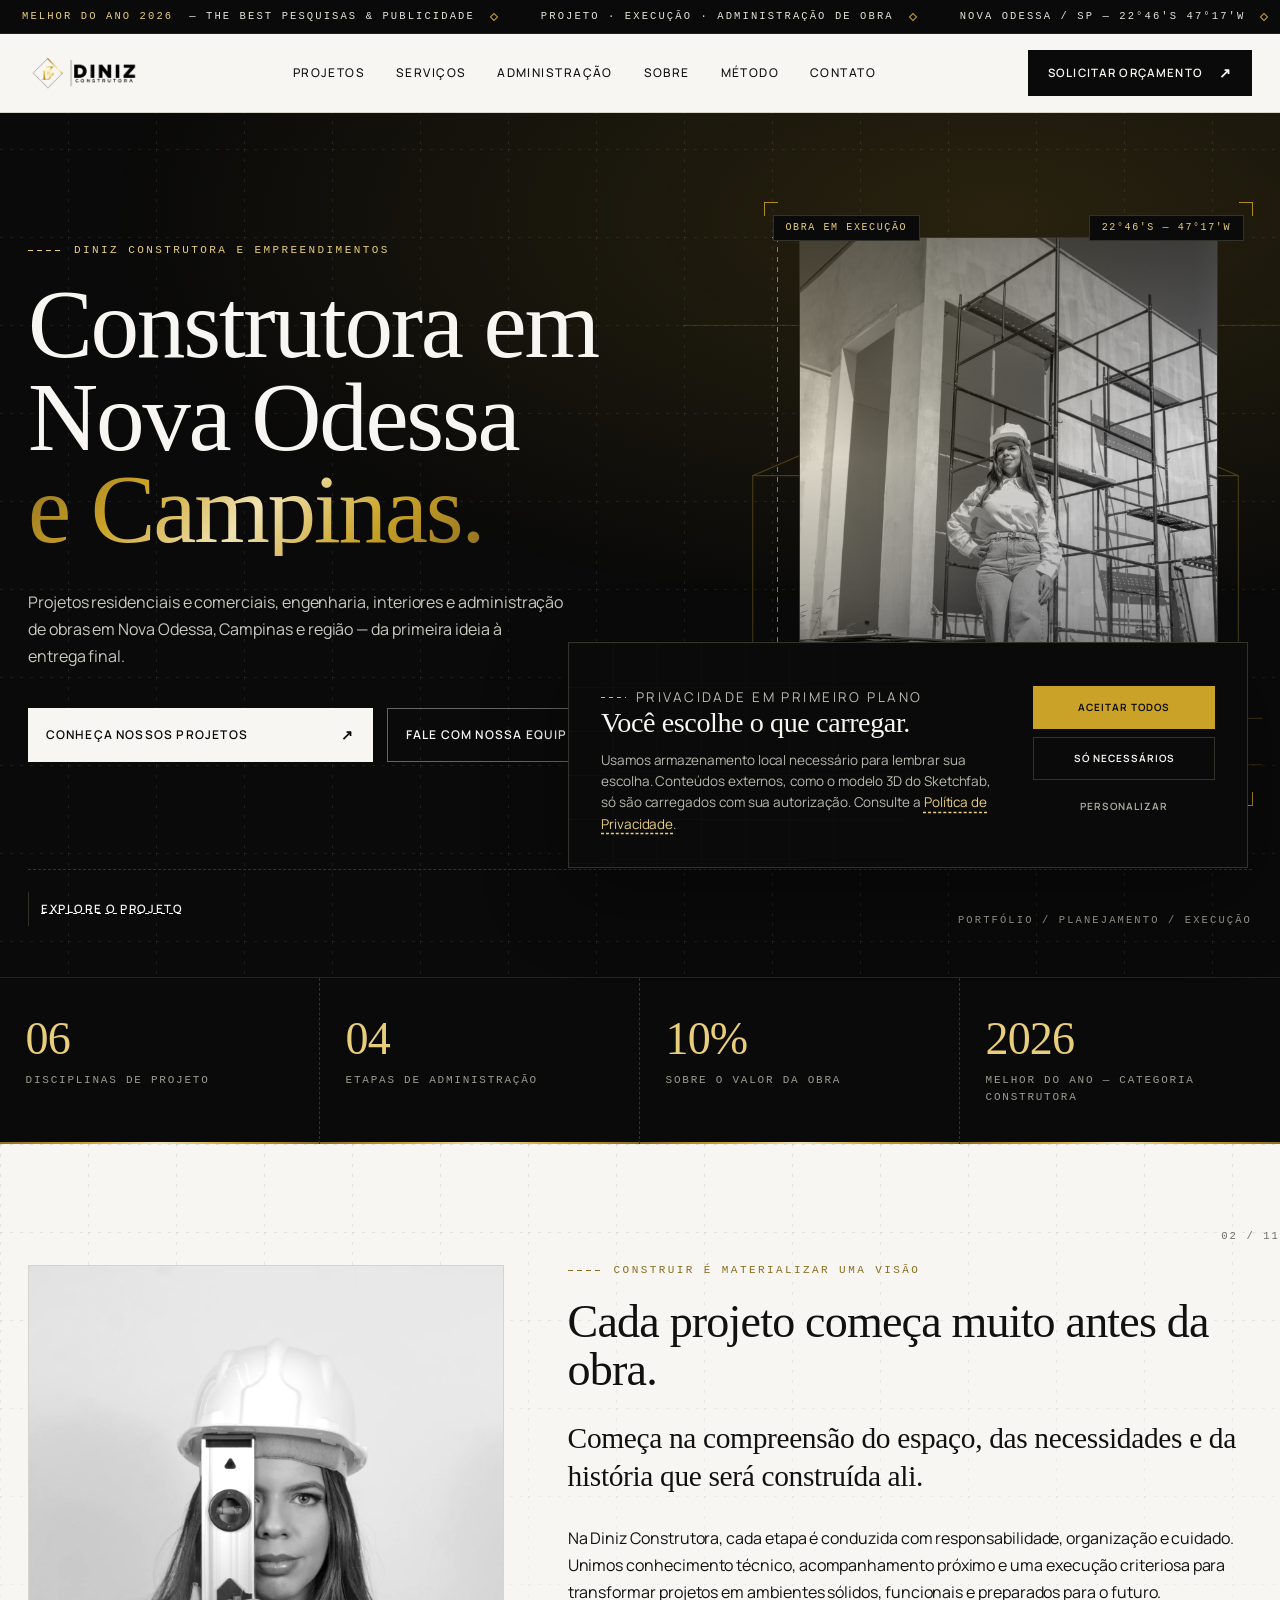
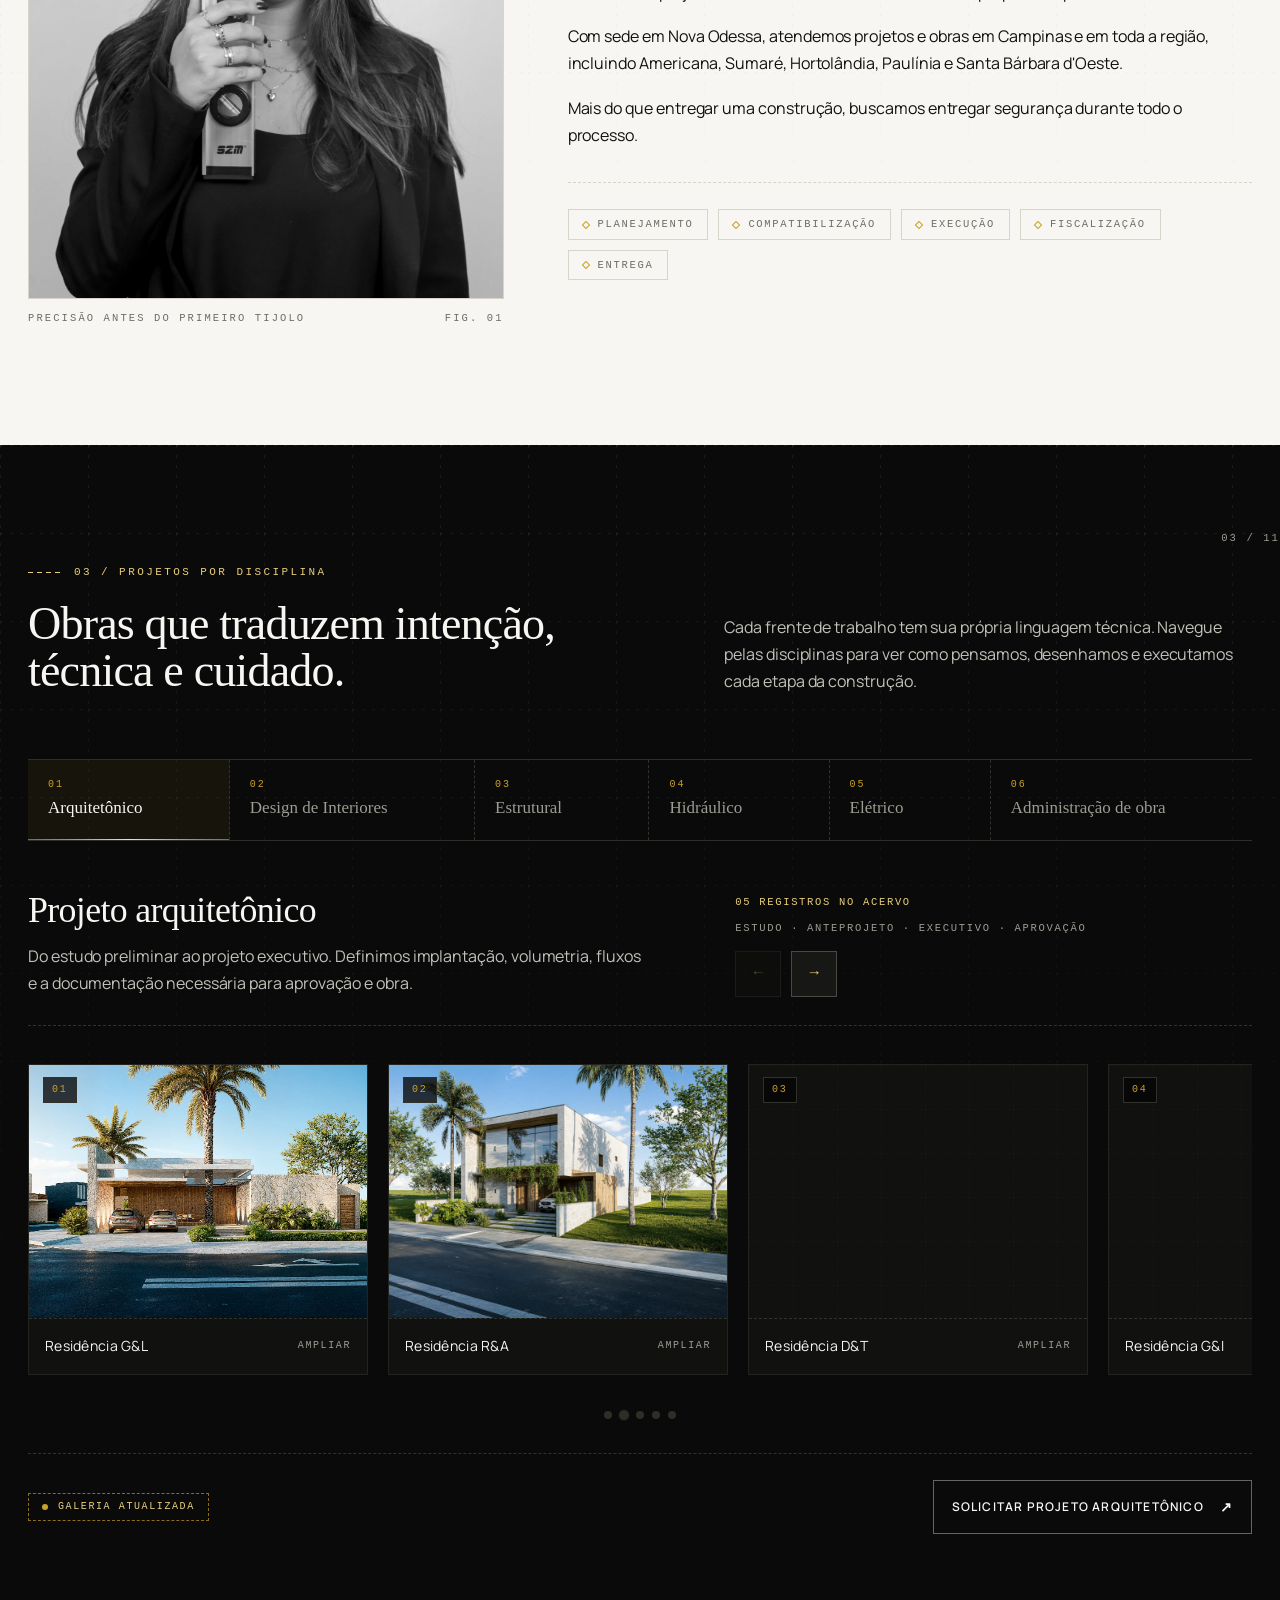
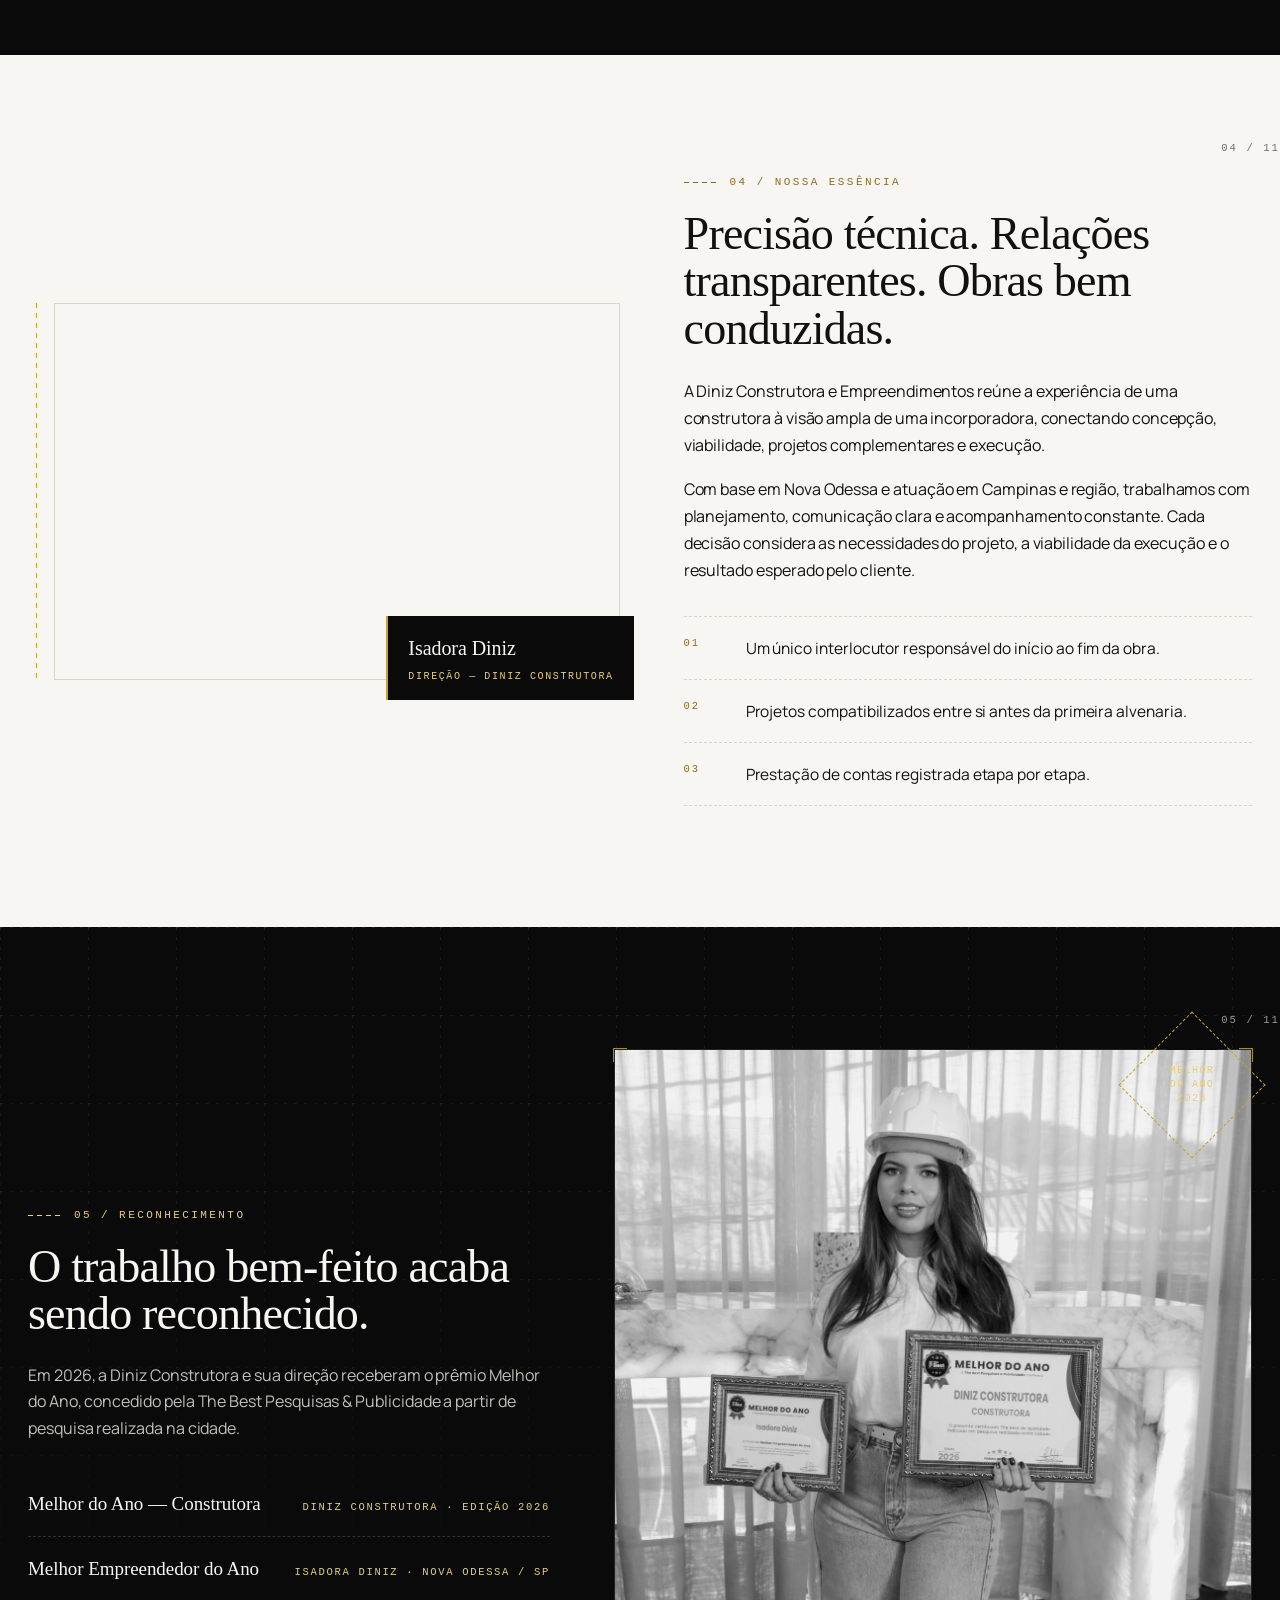
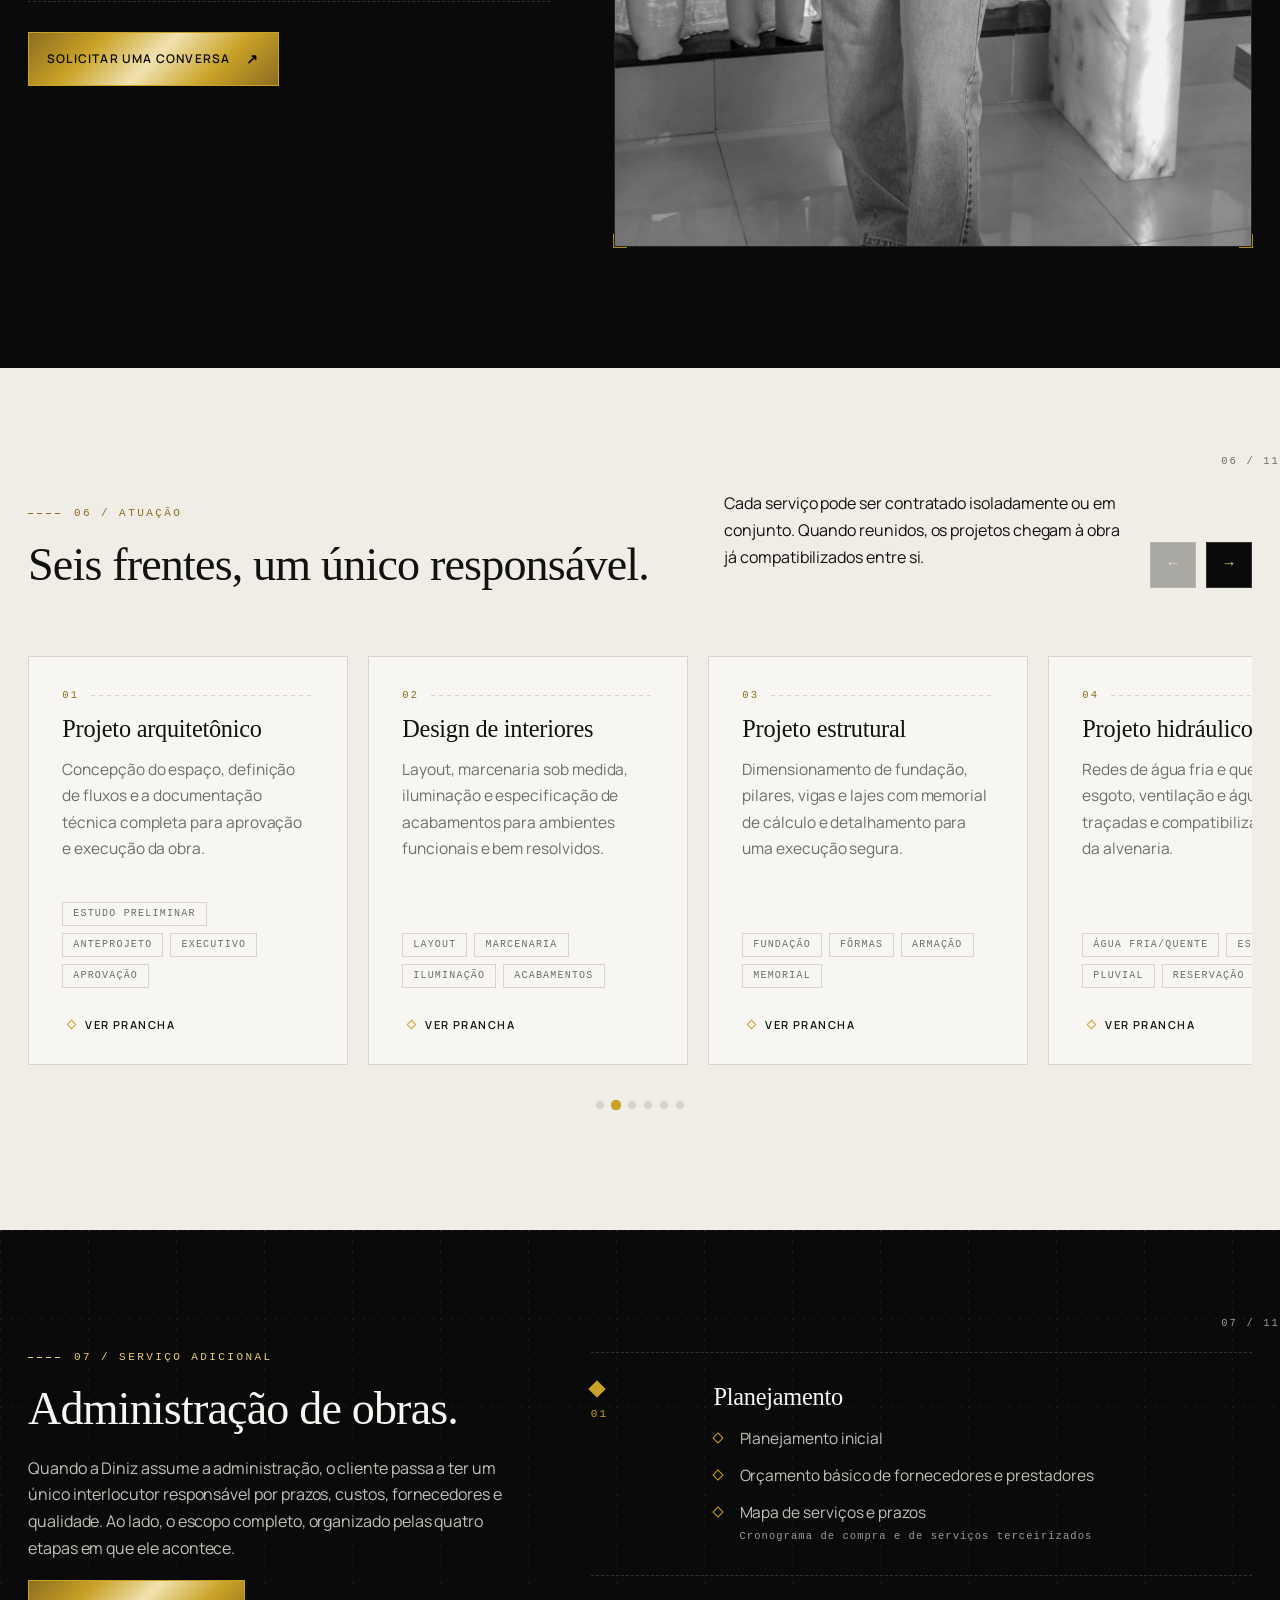
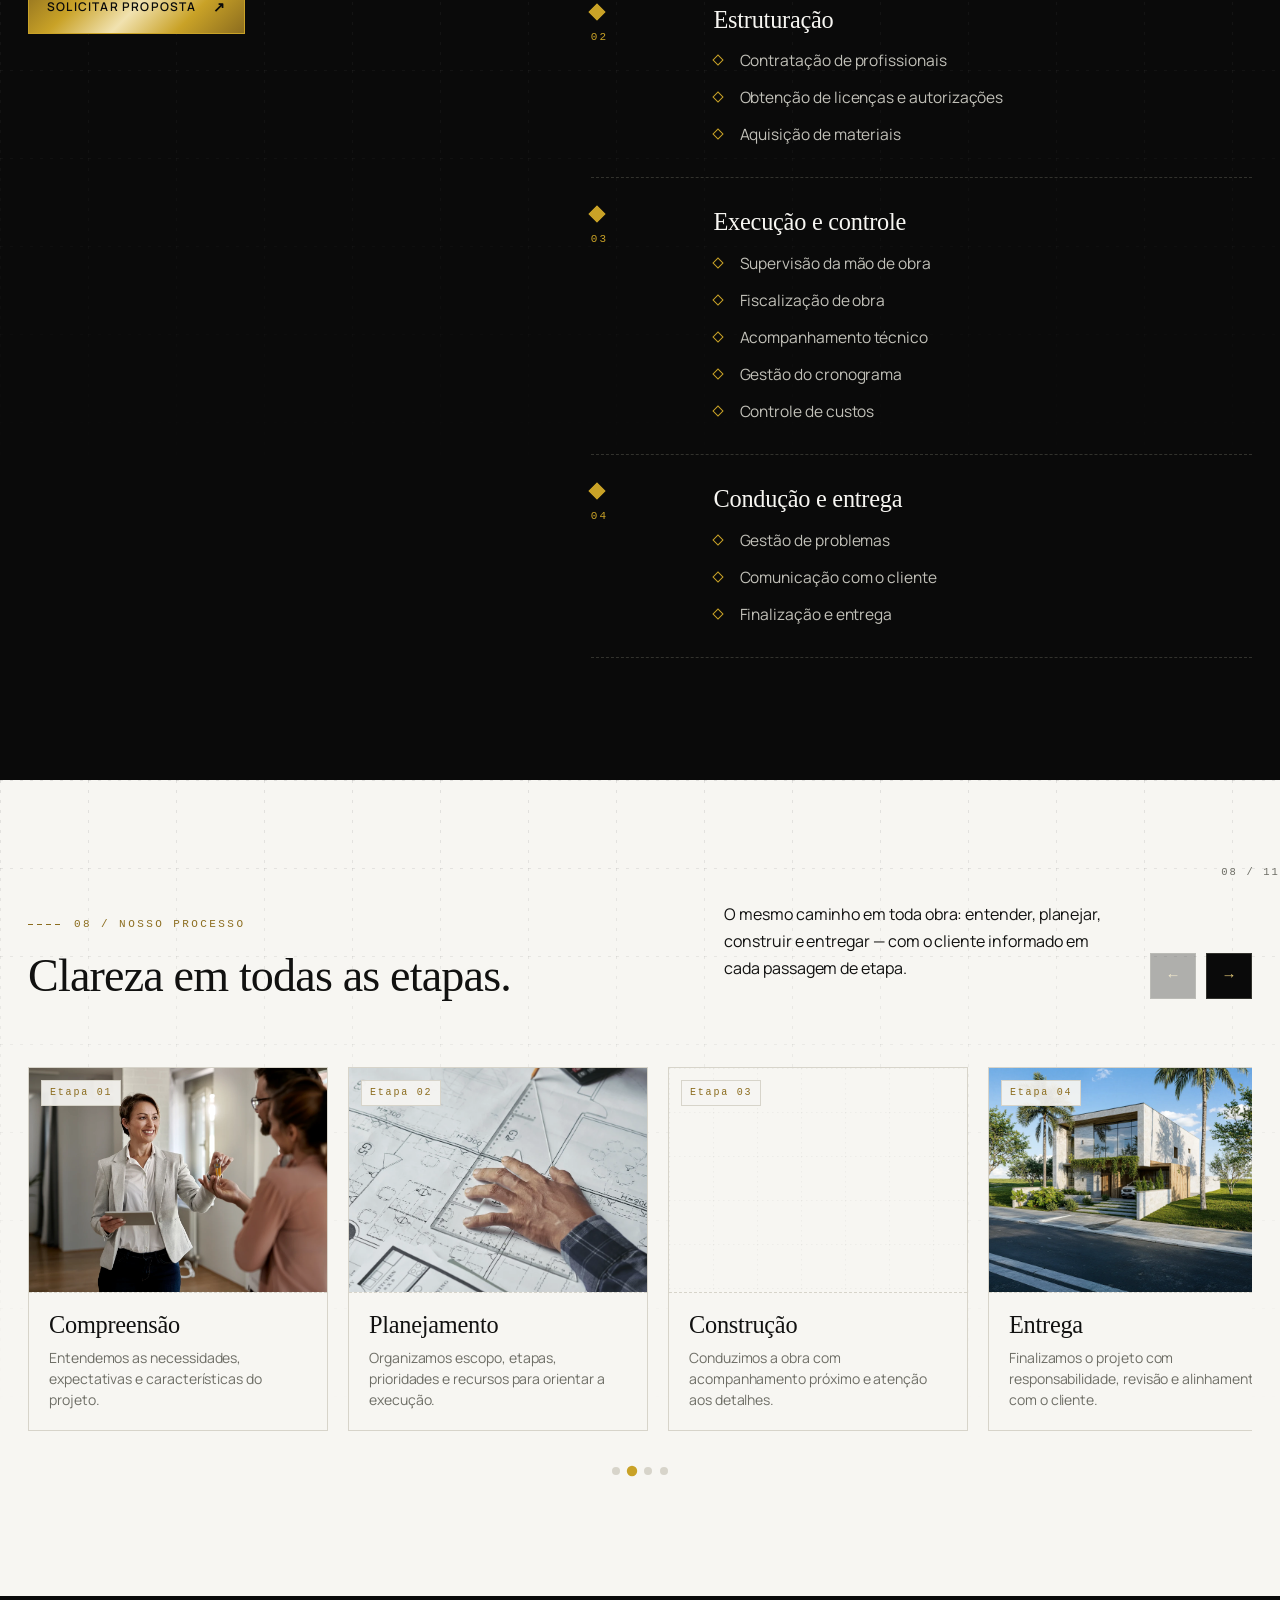
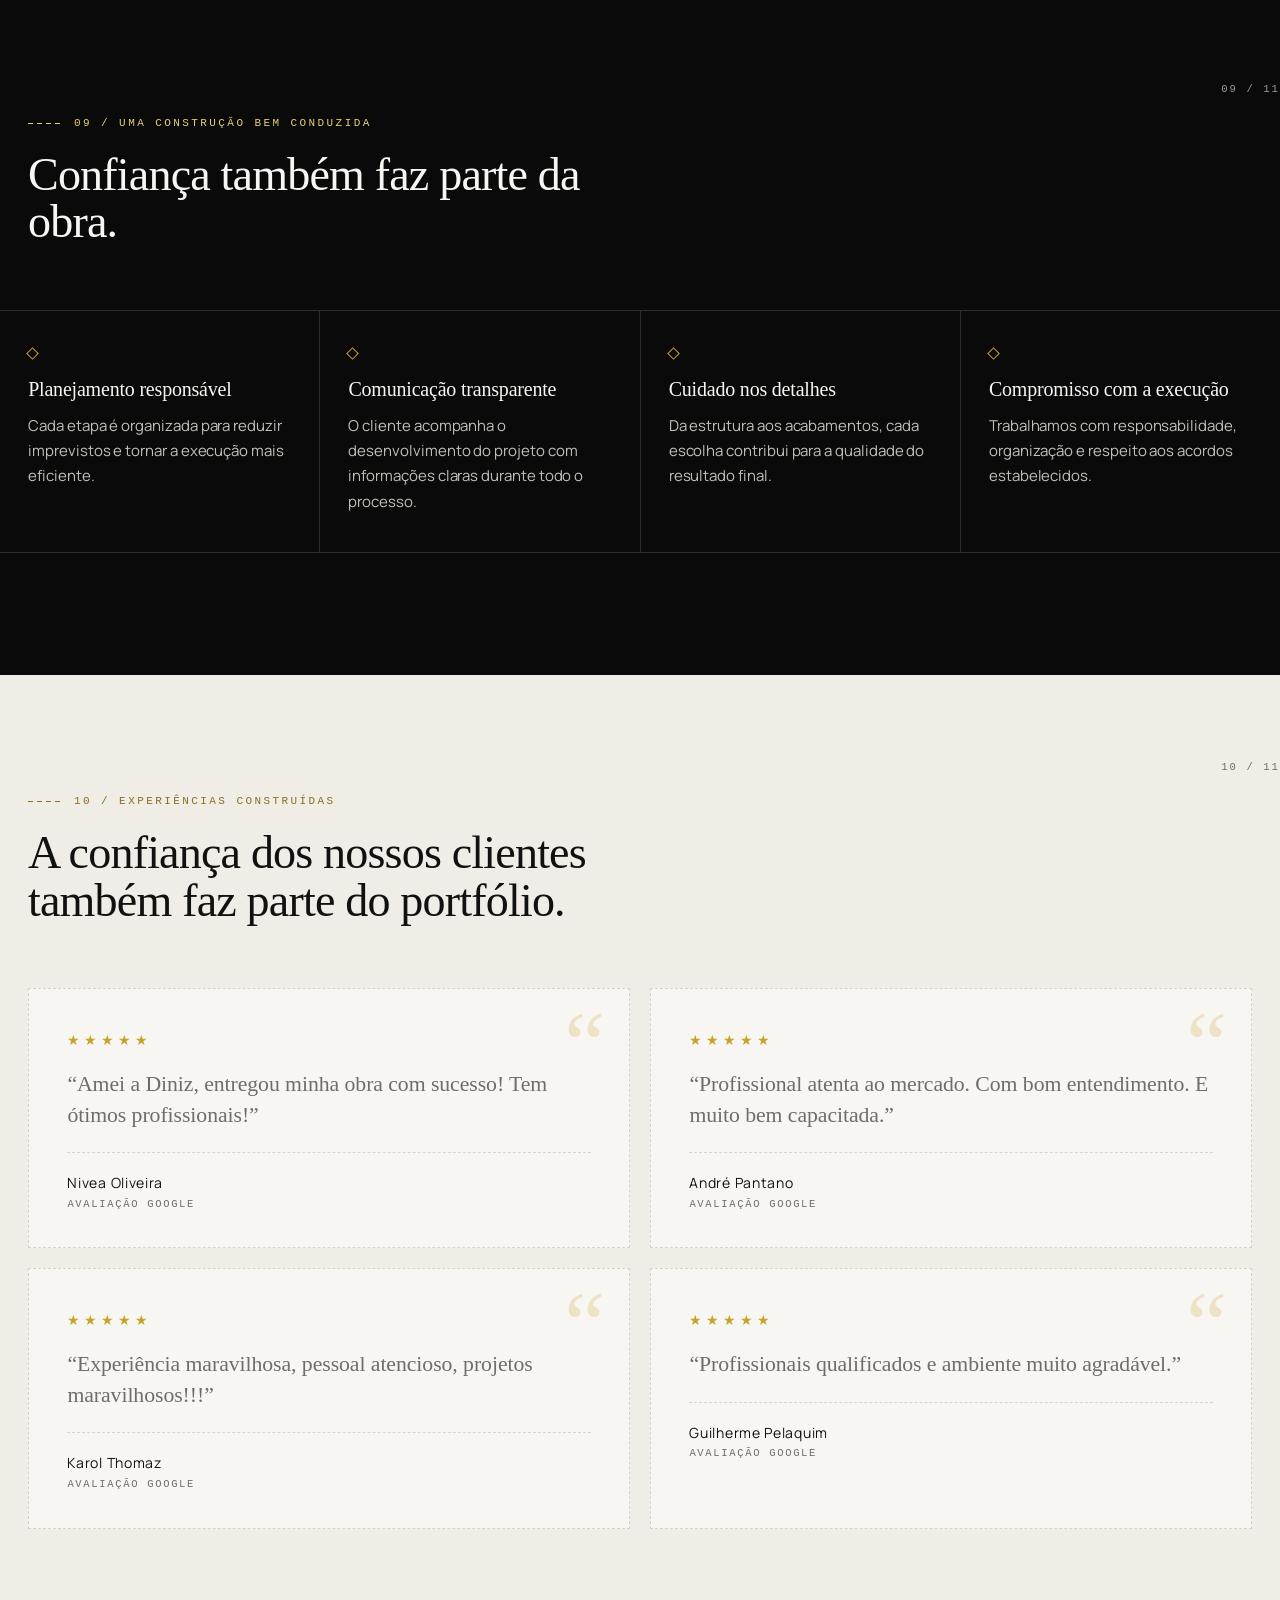
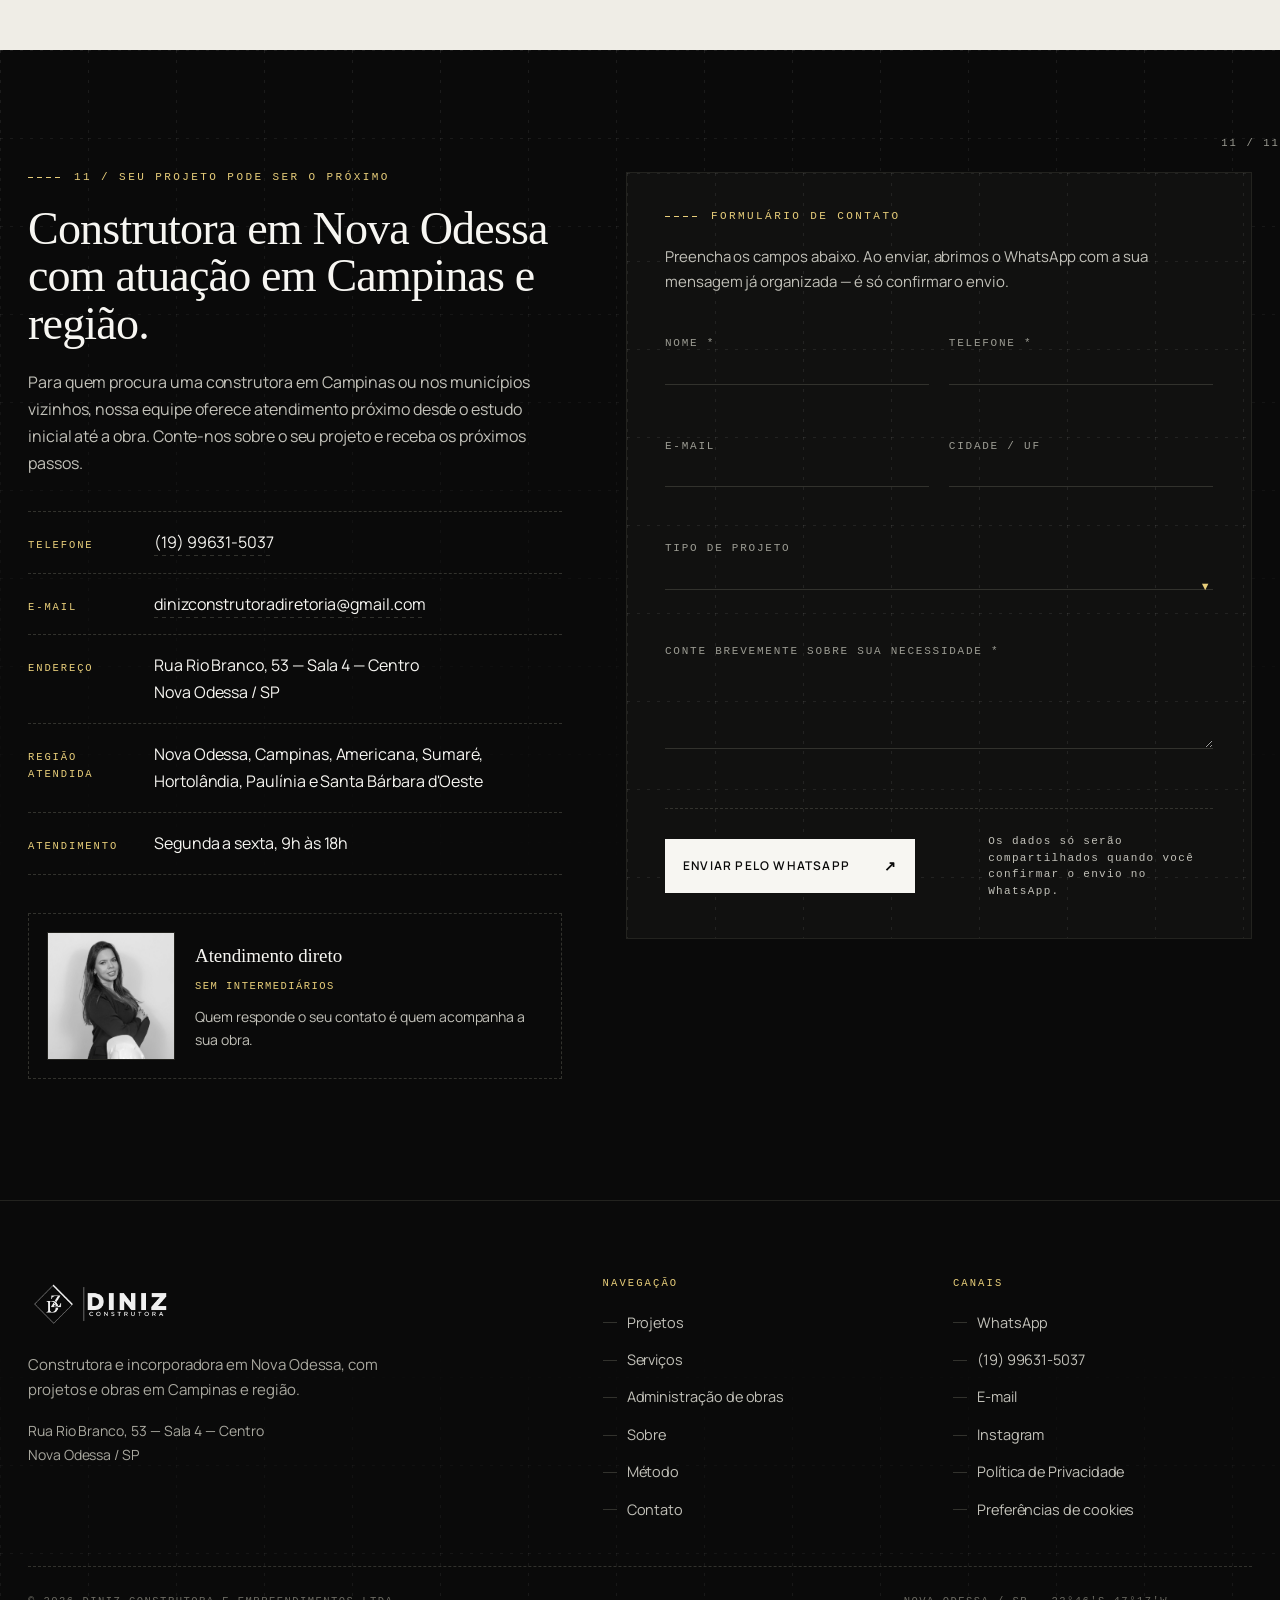
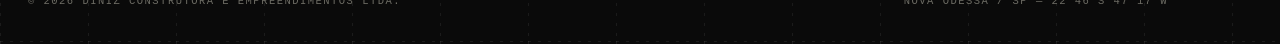
<file: index.html>
<!doctype html>
<html lang="pt-BR">
<head>
  <meta charset="utf-8">
  <meta name="viewport" content="width=device-width, initial-scale=1">
  <meta name="description" content="Construtora e incorporadora em Nova Odessa e Campinas: projetos, engenharia, interiores e administração de obras. Fale com a Diniz Construtora.">
  <meta name="theme-color" content="#0A0A0A">
  <meta name="robots" content="index,follow,max-image-preview:large,max-snippet:-1,max-video-preview:-1">
  <meta name="application-name" content="Diniz Construtora">
  <link rel="canonical" href="https://dinizconstrutorainc.com.br/">
  <link rel="alternate" hreflang="pt-BR" href="https://dinizconstrutorainc.com.br/">
  <link rel="alternate" hreflang="x-default" href="https://dinizconstrutorainc.com.br/">
  <link rel="sitemap" type="application/xml" href="https://dinizconstrutorainc.com.br/sitemap.xml">
  <title>Construtora em Nova Odessa e Campinas | Diniz Construtora</title>

  <!-- Compartilhamento social: WhatsApp, Facebook, LinkedIn, Pinterest e X -->
  <meta property="og:locale" content="pt_BR">
  <meta property="og:type" content="website">
  <meta property="og:site_name" content="Diniz Construtora">
  <meta property="og:title" content="Construtora em Nova Odessa e Campinas | Diniz Construtora">
  <meta property="og:description" content="Projetos, engenharia, interiores e administração de obras em Nova Odessa, Campinas e região, da concepção à entrega.">
  <meta property="og:url" content="https://dinizconstrutorainc.com.br/">
  <meta property="og:image" content="https://dinizconstrutorainc.com.br/assets/social/og-diniz-construtora.png">
  <meta property="og:image:secure_url" content="https://dinizconstrutorainc.com.br/assets/social/og-diniz-construtora.png">
  <meta property="og:image:type" content="image/png">
  <meta property="og:image:width" content="1733">
  <meta property="og:image:height" content="907">
  <meta property="og:image:alt" content="Profissional da Diniz Construtora diante de uma residência em construção, em composição preta e dourada.">

  <meta name="twitter:card" content="summary_large_image">
  <meta name="twitter:title" content="Construtora em Nova Odessa e Campinas | Diniz Construtora">
  <meta name="twitter:description" content="Projetos, engenharia, interiores e administração de obras em Nova Odessa, Campinas e região, da concepção à entrega.">
  <meta name="twitter:image" content="https://dinizconstrutorainc.com.br/assets/social/og-diniz-construtora.png">
  <meta name="twitter:image:alt" content="Profissional da Diniz Construtora diante de uma residência em construção, em composição preta e dourada.">

  <link rel="preload" as="image" href="assets/img_4104_1_1x.webp" fetchpriority="high">
  <link rel="icon" type="image/svg+xml" href="assets/favicon.svg">

  <link rel="preconnect" href="https://fonts.googleapis.com">
  <link rel="preconnect" href="https://fonts.gstatic.com" crossorigin>
  <link rel="stylesheet" href="https://fonts.googleapis.com/css2?family=Manrope:wght@200..800&display=swap">
  <link rel="stylesheet" href="assets/cookie-consent.css">
  <script defer src="assets/cookie-consent.js"></script>

  <script type="application/ld+json">
  {
    "@context": "https://schema.org",
    "@graph": [
      {
        "@type": "GeneralContractor",
        "@id": "https://dinizconstrutorainc.com.br/#empresa",
        "name": "Diniz Construtora e Empreendimentos",
        "legalName": "Diniz Construtora e Empreendimentos LTDA.",
        "url": "https://dinizconstrutorainc.com.br/",
        "description": "Construtora e incorporadora sediada em Nova Odessa, com atuação em Campinas e região. Projetos de arquitetura, interiores, engenharia e administração de obras.",
        "slogan": "Projetos integrados. Obras bem conduzidas.",
        "logo": {
          "@type": "ImageObject",
          "url": "https://dinizconstrutorainc.com.br/assets/logo_diniz_construtora_1.webp",
          "width": 2000,
          "height": 710
        },
        "image": {
          "@id": "https://dinizconstrutorainc.com.br/#imagem-principal"
        },
        "telephone": "+55 19 99631-5037",
        "email": "dinizconstrutoradiretoria@gmail.com",
        "address": {
          "@type": "PostalAddress",
          "streetAddress": "Rua Rio Branco, 53, Sala 4, Centro",
          "addressLocality": "Nova Odessa",
          "addressRegion": "SP",
          "addressCountry": "BR"
        },
        "areaServed": [
          { "@type": "City", "name": "Nova Odessa", "containedInPlace": { "@type": "State", "name": "São Paulo" } },
          { "@type": "City", "name": "Campinas", "containedInPlace": { "@type": "State", "name": "São Paulo" } },
          { "@type": "City", "name": "Americana", "containedInPlace": { "@type": "State", "name": "São Paulo" } },
          { "@type": "City", "name": "Sumaré", "containedInPlace": { "@type": "State", "name": "São Paulo" } },
          { "@type": "City", "name": "Hortolândia", "containedInPlace": { "@type": "State", "name": "São Paulo" } },
          { "@type": "City", "name": "Paulínia", "containedInPlace": { "@type": "State", "name": "São Paulo" } },
          { "@type": "City", "name": "Santa Bárbara d'Oeste", "containedInPlace": { "@type": "State", "name": "São Paulo" } }
        ],
        "knowsAbout": [
          "Construção civil",
          "Incorporação imobiliária",
          "Projetos arquitetônicos",
          "Projetos complementares de engenharia",
          "Design de interiores",
          "Administração de obras"
        ],
        "openingHoursSpecification": {
          "@type": "OpeningHoursSpecification",
          "dayOfWeek": [
            "https://schema.org/Monday",
            "https://schema.org/Tuesday",
            "https://schema.org/Wednesday",
            "https://schema.org/Thursday",
            "https://schema.org/Friday"
          ],
          "opens": "09:00",
          "closes": "18:00"
        },
        "contactPoint": {
          "@type": "ContactPoint",
          "telephone": "+55 19 99631-5037",
          "contactType": "atendimento ao cliente",
          "availableLanguage": "pt-BR"
        },
        "hasOfferCatalog": {
          "@type": "OfferCatalog",
          "name": "Serviços de construção, incorporação, projetos e obras",
          "itemListElement": [
            { "@type": "Offer", "itemOffered": { "@type": "Service", "name": "Projeto arquitetônico", "url": "https://dinizconstrutorainc.com.br/#projetos" } },
            { "@type": "Offer", "itemOffered": { "@type": "Service", "name": "Design de interiores", "url": "https://dinizconstrutorainc.com.br/#projetos" } },
            { "@type": "Offer", "itemOffered": { "@type": "Service", "name": "Projeto estrutural", "url": "https://dinizconstrutorainc.com.br/#projetos" } },
            { "@type": "Offer", "itemOffered": { "@type": "Service", "name": "Projeto hidráulico", "url": "https://dinizconstrutorainc.com.br/#projetos" } },
            { "@type": "Offer", "itemOffered": { "@type": "Service", "name": "Projeto elétrico", "url": "https://dinizconstrutorainc.com.br/#projetos" } },
            { "@type": "Offer", "itemOffered": { "@type": "Service", "name": "Administração de obras", "url": "https://dinizconstrutorainc.com.br/#administracao" } },
            { "@type": "Offer", "itemOffered": { "@type": "Service", "name": "Incorporação imobiliária e desenvolvimento de empreendimentos", "url": "https://dinizconstrutorainc.com.br/#sobre" } }
          ]
        }
      },
      {
        "@type": "WebSite",
        "@id": "https://dinizconstrutorainc.com.br/#website",
        "url": "https://dinizconstrutorainc.com.br/",
        "name": "Diniz Construtora",
        "inLanguage": "pt-BR",
        "publisher": { "@id": "https://dinizconstrutorainc.com.br/#empresa" }
      },
      {
        "@type": "ImageObject",
        "@id": "https://dinizconstrutorainc.com.br/#imagem-principal",
        "url": "https://dinizconstrutorainc.com.br/assets/social/og-diniz-construtora.png",
        "contentUrl": "https://dinizconstrutorainc.com.br/assets/social/og-diniz-construtora.png",
        "width": 1733,
        "height": 907,
        "caption": "Diniz Construtora — projetos integrados e administração de obras"
      },
      {
        "@type": "WebPage",
        "@id": "https://dinizconstrutorainc.com.br/#pagina",
        "url": "https://dinizconstrutorainc.com.br/",
        "name": "Construtora em Nova Odessa e Campinas | Diniz Construtora",
        "description": "Construtora e incorporadora em Nova Odessa e Campinas: projetos, engenharia, interiores e administração de obras.",
        "dateModified": "2026-09-03",
        "inLanguage": "pt-BR",
        "isPartOf": { "@id": "https://dinizconstrutorainc.com.br/#website" },
        "about": { "@id": "https://dinizconstrutorainc.com.br/#empresa" },
        "primaryImageOfPage": { "@id": "https://dinizconstrutorainc.com.br/#imagem-principal" }
      }
    ]
  }
  </script>

  <style>
    /* ============================================================
       1. TOKENS — identidade extraída da logo: preto, dourado, branco
       ============================================================ */
    :root {
      --black: #0a0a0a;
      --ink: #111110;
      --ink-2: #171715;
      --ink-3: #23231f;
      --ink-4: #32322d;

      --bone: #f7f6f2;
      --bone-2: #efede6;
      --bone-3: #e4e1d8;
      --white: #ffffff;

      --gold: #c9a227;
      --gold-deep: #8c6d1f;
      --gold-lift: #e8ce7a;
      --gold-pale: #f1e2b0;

      --muted: #6e6e66;
      --muted-inv: #9c9c93;
      --line: #d7d4ca;
      --line-inv: #2e2e29;

      --grad-gold: linear-gradient(135deg, #8c6d1f 0%, #c9a227 26%, #f1e2b0 50%, #c9a227 74%, #8c6d1f 100%);

      --display: Georgia, "Times New Roman", serif;
      --sans: "Manrope", "Helvetica Neue", Arial, sans-serif;
      --mono: "Courier New", Courier, monospace;

      --page: min(1440px, calc(100vw - 56px));
      --sec: clamp(84px, 9.5vw, 164px);
      --header-h: 78px;

      --ease: cubic-bezier(.22, .61, .36, 1);
      --ease-out: cubic-bezier(.16, 1, .3, 1);
      --ease-lift: cubic-bezier(.34, 1.26, .64, 1);

      /* malha técnica tracejada — referência a papel de prancha */
      --grid-dark: url("data:image/svg+xml,%3Csvg xmlns='http://www.w3.org/2000/svg' width='88' height='88'%3E%3Cpath d='M0 .5H88M.5 0V88' stroke='%23ffffff' stroke-opacity='.075' stroke-dasharray='3 7'/%3E%3C/svg%3E");
      --grid-light: url("data:image/svg+xml,%3Csvg xmlns='http://www.w3.org/2000/svg' width='88' height='88'%3E%3Cpath d='M0 .5H88M.5 0V88' stroke='%230a0a0a' stroke-opacity='.09' stroke-dasharray='3 7'/%3E%3C/svg%3E");
      --hatch-gold: repeating-linear-gradient(45deg, rgba(201, 162, 39, .22) 0 1px, transparent 1px 7px);
    }

    /* ============================================================
       2. BASE
       ============================================================ */
    *, *::before, *::after { box-sizing: border-box; }

    html {
      scroll-behavior: smooth;
      scroll-padding-top: calc(var(--header-h) + 24px);
      -webkit-text-size-adjust: 100%;
    }

    body {
      margin: 0;
      background: var(--bone);
      color: var(--ink);
      font-family: var(--sans);
      font-size: 16px;
      font-weight: 400;
      line-height: 1.68;
      letter-spacing: -.004em;
      overflow-x: hidden;
      -webkit-font-smoothing: antialiased;
    }

    body.is-locked { overflow: hidden; }

    h1, h2, h3, h4 { margin: 0; font-weight: 400; }
    p { margin: 0 0 1.1em; }
    p:last-child { margin-bottom: 0; }
    ul, ol { margin: 0; padding: 0; list-style: none; }
    figure { margin: 0; }
    a { color: inherit; text-decoration: none; }
    img, svg { display: block; max-width: 100%; }
    button, input, select, textarea { font: inherit; color: inherit; }
    button { background: none; border: 0; cursor: pointer; }
    button, a { -webkit-tap-highlight-color: transparent; }

    ::selection { background: var(--gold); color: var(--black); }

    :focus-visible {
      outline: 2px solid var(--gold);
      outline-offset: 3px;
      border-radius: 1px;
    }

    .page-shell { width: var(--page); margin-inline: auto; }
    .sr-only {
      position: absolute; width: 1px; height: 1px; padding: 0; margin: -1px;
      overflow: hidden; clip: rect(0 0 0 0); white-space: nowrap; border: 0;
    }

    .skip-link {
      position: fixed; top: 10px; left: 10px; z-index: 999;
      padding: 10px 16px; background: var(--gold); color: var(--black);
      font: 11px/1 var(--mono); letter-spacing: .16em; text-transform: uppercase;
      transform: translateY(-200%); transition: transform 200ms var(--ease);
    }
    .skip-link:focus { transform: translateY(0); }

    /* ============================================================
       3. TIPOGRAFIA DE APOIO
       ============================================================ */
    .kicker {
      display: flex; align-items: center; gap: 12px;
      margin: 0 0 22px;
      font: 11px/1 var(--mono);
      letter-spacing: .22em; text-transform: uppercase;
      color: var(--gold-deep);
    }
    .kicker::before {
      content: ""; width: 34px; height: 1px; flex: none;
      background: repeating-linear-gradient(90deg, currentColor 0 5px, transparent 5px 9px);
    }
    .on-dark .kicker, .sec--dark .kicker { color: var(--gold-lift); }

    .display {
      font-family: var(--display);
      font-weight: 400;
      line-height: .95;
      letter-spacing: -.024em;
      font-size: clamp(46px, 7.6vw, 108px);
    }

    .h2 {
      font-family: var(--display);
      line-height: 1.03;
      letter-spacing: -.018em;
      font-size: clamp(30px, 3.6vw, 54px);
    }

    .h3 {
      font-family: var(--display);
      line-height: 1.14;
      letter-spacing: -.01em;
      font-size: clamp(21px, 1.9vw, 27px);
    }

    .lead {
      font-size: clamp(17px, 1.35vw, 20px);
      line-height: 1.58;
      color: var(--ink);
    }

    .tag {
      font: 10.5px/1 var(--mono);
      letter-spacing: .2em;
      text-transform: uppercase;
      color: var(--muted);
    }

    .gold-text {
      background: var(--grad-gold);
      -webkit-background-clip: text;
      background-clip: text;
      color: var(--gold);
      -webkit-text-fill-color: transparent;
    }

    /* ============================================================
       4. MOTIVOS DE ARQUITETURA — tracejados, cotas, marcas de corte
       ============================================================ */
    .rule-dashed {
      height: 1px; border: 0; margin: 0;
      background: repeating-linear-gradient(90deg, var(--line) 0 6px, transparent 6px 12px);
    }
    .sec--dark .rule-dashed {
      background: repeating-linear-gradient(90deg, var(--line-inv) 0 6px, transparent 6px 12px);
    }

    /* linha de cota horizontal com ticks nas pontas */
    .dim {
      position: relative;
      display: block;
      height: 1px;
      background: repeating-linear-gradient(90deg, var(--gold) 0 5px, transparent 5px 10px);
      opacity: .75;
    }
    .dim::before, .dim::after {
      content: ""; position: absolute; top: -5px;
      width: 1px; height: 11px; background: var(--gold);
    }
    .dim::before { left: 0; }
    .dim::after { right: 0; }
    .dim b {
      position: absolute; left: 50%; top: 50%;
      transform: translate(-50%, -50%);
      padding: 0 9px;
      background: var(--bg-dim, var(--bone));
      font: 10px/1 var(--mono); font-weight: 400;
      letter-spacing: .16em; color: var(--gold-deep);
      white-space: nowrap;
    }
    .sec--dark .dim b { background: var(--black); color: var(--gold-lift); }

    /* marcas de registro / corte no canto dos quadros */
    .ticks { position: absolute; inset: 0; pointer-events: none; }
    .ticks span {
      position: absolute; width: 14px; height: 14px;
      border: 0 solid var(--gold);
      opacity: .85;
    }
    .ticks span:nth-child(1) { top: -1px; left: -1px; border-top-width: 1px; border-left-width: 1px; }
    .ticks span:nth-child(2) { top: -1px; right: -1px; border-top-width: 1px; border-right-width: 1px; }
    .ticks span:nth-child(3) { bottom: -1px; left: -1px; border-bottom-width: 1px; border-left-width: 1px; }
    .ticks span:nth-child(4) { bottom: -1px; right: -1px; border-bottom-width: 1px; border-right-width: 1px; }

    .grid-bg { position: relative; }
    .grid-bg::before {
      content: ""; position: absolute; inset: 0; pointer-events: none;
      background-image: var(--grid-light);
      mask-image: linear-gradient(180deg, #000, transparent 78%);
      -webkit-mask-image: linear-gradient(180deg, #000, transparent 78%);
    }
    .sec--dark.grid-bg::before { background-image: var(--grid-dark); }

    /* losango — device tirado do símbolo da marca */
    .lozenge {
      display: block;
      width: 9px; height: 9px; flex: none;
      border: 1px solid var(--gold);
      transform: rotate(45deg);
      transition: background 320ms var(--ease), transform 420ms var(--ease-lift);
    }

    /* ============================================================
       5. BOTÕES E LINKS
       ============================================================ */
    .btn {
      --btn-bg: var(--black);
      --btn-fg: var(--bone);
      position: relative;
      display: inline-flex; align-items: center; justify-content: space-between;
      gap: 16px;
      padding: 17px 18px;
      min-height: 54px;
      background: var(--btn-bg);
      color: var(--btn-fg);
      font: 600 12px/1 var(--sans);
      letter-spacing: .1em; text-transform: uppercase;
      overflow: hidden;
      isolation: isolate;
      transition: color 320ms var(--ease), transform 320ms var(--ease);
    }
    .btn span { position: relative; z-index: 2; white-space: nowrap; }
    .btn i {
      position: relative; z-index: 2;
      font-style: normal; font-size: 14px; line-height: 1;
      transition: transform 380ms var(--ease-out);
    }
    /* preenchimento dourado sobe como concreto no molde */
    .btn::before {
      content: ""; position: absolute; inset: 0; z-index: 1;
      background: var(--grad-gold);
      transform: translateY(101%);
      transition: transform 440ms var(--ease-out);
    }
    .btn:hover, .btn:focus-visible { color: var(--black); }
    .btn:hover::before, .btn:focus-visible::before { transform: translateY(0); }
    .btn:hover i, .btn:focus-visible i { transform: translate(4px, -4px); }
    .btn:active { transform: translateY(1px); }

    .btn--ghost {
      --btn-bg: transparent;
      --btn-fg: var(--ink);
      border: 1px solid var(--ink);
    }
    .sec--dark .btn--ghost, .on-dark .btn--ghost {
      --btn-fg: var(--bone);
      border-color: rgba(247, 246, 242, .38);
    }
    .btn--gold { --btn-bg: transparent; --btn-fg: var(--black); border: 1px solid var(--gold); }
    .btn--gold::before { transform: translateY(0); }
    .btn--gold:hover::before, .btn--gold:focus-visible::before { transform: translateY(-101%); }
    .sec--dark .btn--gold:hover, .sec--dark .btn--gold:focus-visible { color: var(--gold-lift); }

    .link {
      position: relative;
      display: inline-flex; align-items: center; gap: 10px;
      padding-bottom: 5px;
      font: 600 11.5px/1 var(--sans);
      letter-spacing: .14em; text-transform: uppercase;
      color: inherit;
    }
    .link::after {
      content: ""; position: absolute; left: 0; right: 0; bottom: 0; height: 1px;
      background: repeating-linear-gradient(90deg, currentColor 0 4px, transparent 4px 8px);
      transform-origin: left;
      transition: transform 420ms var(--ease-out), background 300ms var(--ease);
    }
    .link:hover::after, .link:focus-visible::after {
      background: var(--gold);
      transform: scaleX(1.02);
    }
    .link i { font-style: normal; transition: transform 380ms var(--ease-out); }
    .link:hover i { transform: translate(3px, -3px); }

    /* ============================================================
       6. BARRA DE PROGRESSO + TICKER
       ============================================================ */
    .progress {
      position: fixed; top: 0; left: 0; z-index: 200;
      height: 2px; width: 100%;
      transform: scaleX(0); transform-origin: left;
      background: var(--grad-gold);
      will-change: transform;
    }

    .ticker {
      position: relative;
      overflow: hidden;
      background: var(--black);
      border-bottom: 1px solid var(--ink-3);
      height: 34px;
      display: flex; align-items: center;
    }
    .ticker-track {
      display: flex; flex: none; gap: 0;
      animation: ticker 46s linear infinite;
    }
    .ticker:hover .ticker-track { animation-play-state: paused; }
    .ticker-track ul { display: flex; align-items: center; flex: none; }
    .ticker-track li {
      display: flex; align-items: center; gap: 16px;
      padding: 0 22px;
      font: 10.5px/1 var(--mono);
      letter-spacing: .2em; text-transform: uppercase;
      color: var(--bone-3);
      white-space: nowrap;
    }
    .ticker-track li::after {
      content: ""; width: 6px; height: 6px;
      border: 1px solid var(--gold); transform: rotate(45deg);
    }
    .ticker-track em { color: var(--gold-lift); font-style: normal; }
    @keyframes ticker { to { transform: translateX(-50%); } }

    /* ============================================================
       7. HEADER
       ============================================================ */
    .header {
      position: sticky; top: 0; z-index: 150;
      background: rgba(247, 246, 242, .92);
      backdrop-filter: blur(14px) saturate(1.2);
      -webkit-backdrop-filter: blur(14px) saturate(1.2);
      border-bottom: 1px solid var(--line);
      transition: box-shadow 400ms var(--ease), background 400ms var(--ease);
    }
    .header.is-stuck {
      box-shadow: 0 18px 44px -34px rgba(10, 10, 10, .6);
      background: rgba(247, 246, 242, .97);
    }
    /* fio dourado que "assenta" sob o header ao rolar */
    .header::after {
      content: ""; position: absolute; left: 0; right: 0; bottom: -1px; height: 1px;
      background: var(--grad-gold);
      transform: scaleX(0); transform-origin: left;
      transition: transform 700ms var(--ease-out);
    }
    .header.is-stuck::after { transform: scaleX(1); }

    .nav-wrap {
      display: grid;
      grid-template-columns: auto 1fr auto;
      align-items: center;
      gap: 28px;
      min-height: var(--header-h);
      transition: min-height 400ms var(--ease);
    }
    .header.is-stuck .nav-wrap { min-height: 66px; }

    .brand { display: flex; align-items: center; }
    .brand img {
      height: 40px; width: auto;
      transition: height 400ms var(--ease), opacity 300ms var(--ease);
    }
    .header.is-stuck .brand img { height: 34px; }
    .brand:hover img { opacity: .78; }

    .nav {
      display: flex; align-items: center; justify-content: center;
      gap: clamp(18px, 2.4vw, 42px);
    }
    .nav a {
      position: relative;
      padding: 8px 0 9px;
      font: 500 12px/1 var(--sans);
      letter-spacing: .12em; text-transform: uppercase;
      white-space: nowrap;
      color: var(--ink);
      transition: color 260ms var(--ease);
    }
    .nav a::before {
      content: ""; position: absolute; left: 50%; right: 50%; bottom: 0; height: 1px;
      background: var(--gold);
      transition: left 380ms var(--ease-out), right 380ms var(--ease-out);
    }
    .nav a:hover::before, .nav a:focus-visible::before { left: 0; right: 0; }
    .nav a.is-active { color: var(--gold-deep); }
    .nav a.is-active::before {
      left: 0; right: 0;
      background: repeating-linear-gradient(90deg, var(--gold) 0 4px, transparent 4px 8px);
    }

    .nav-side { display: flex; align-items: center; gap: 14px; }
    .nav-cta { padding: 14px 20px; min-height: 46px; font-size: 11.5px; }

    .burger {
      display: none;
      position: relative;
      width: 48px; height: 48px;
      border: 1px solid var(--ink);
    }
    .burger span, .burger::before, .burger::after {
      content: ""; position: absolute; left: 13px; right: 13px; height: 1px;
      background: var(--ink);
      transition: transform 360ms var(--ease-out), opacity 200ms var(--ease);
    }
    .burger::before { top: 17px; }
    .burger span { top: 23px; }
    .burger::after { top: 29px; }
    .burger[aria-expanded="true"]::before { transform: translateY(6px) rotate(45deg); }
    .burger[aria-expanded="true"] span { opacity: 0; }
    .burger[aria-expanded="true"]::after { transform: translateY(-6px) rotate(-45deg); }

    /* menu mobile — painel preto com abertura escalonada */
    .menu {
      position: fixed; inset: 0; z-index: 140;
      display: flex; flex-direction: column; justify-content: center;
      padding: calc(var(--header-h) + 40px) 28px 40px;
      background: var(--black);
      background-image: var(--grid-dark);
      color: var(--bone);
      transform: translateY(-100%);
      transition: transform 620ms var(--ease-out);
      overflow-y: auto;
    }
    .menu.is-open { transform: translateY(0); }
    .menu-list li {
      overflow: hidden;
      border-bottom: 1px dashed var(--ink-4);
    }
    .menu-list a {
      display: flex; align-items: baseline; gap: 16px;
      padding: 18px 0;
      font-family: var(--display);
      font-size: clamp(28px, 8vw, 44px);
      line-height: 1.1;
      transform: translateY(105%);
      transition: transform 620ms var(--ease-out), color 260ms var(--ease);
    }
    .menu.is-open .menu-list a { transform: translateY(0); }
    .menu-list a small { font: 10px/1 var(--mono); letter-spacing: .2em; color: var(--gold); }
    .menu-list a:hover { color: var(--gold-lift); }
    .menu-foot {
      margin-top: 38px;
      display: grid; gap: 16px;
      opacity: 0; transform: translateY(20px);
      transition: opacity 500ms 380ms var(--ease), transform 500ms 380ms var(--ease-out);
    }
    .menu.is-open .menu-foot { opacity: 1; transform: none; }
    .menu-foot .tag { color: var(--muted-inv); }
    .menu-foot a.contact-line-link { color: var(--bone); font: 500 15px/1.5 var(--sans); letter-spacing: .01em; }

    /* ============================================================
       8. HERO
       ============================================================ */
    .hero {
      position: relative;
      background: var(--black);
      color: var(--bone);
      overflow: hidden;
      padding: clamp(56px, 7vw, 96px) 0 clamp(34px, 4vw, 54px);
    }
    .hero::before {
      content: ""; position: absolute; inset: 0;
      background-image: var(--grid-dark);
      background-position: center;
      transform: translateY(var(--par, 0px));
      will-change: transform;
    }
    .hero::after {
      content: ""; position: absolute; inset: 0; pointer-events: none;
      background: radial-gradient(120% 80% at 78% 12%, rgba(201, 162, 39, .16), transparent 58%);
    }
    .hero > * { position: relative; z-index: 2; }

    .hero-grid {
      display: grid;
      grid-template-columns: minmax(0, 1.16fr) minmax(0, .84fr);
      gap: clamp(36px, 5vw, 88px);
      align-items: center;
    }

    /* desenho técnico de fundo que se auto-traça */
    .hero-draft {
      position: absolute;
      right: -4%; top: 50%; transform: translateY(-50%);
      width: min(720px, 56vw); height: auto;
      opacity: .3;
      z-index: 1;
      pointer-events: none;
    }
    .hero-draft path, .hero-draft line, .hero-draft rect, .hero-draft circle {
      stroke-dasharray: var(--len, 1400);
      stroke-dashoffset: var(--len, 1400);
      animation: draw 2600ms var(--ease-out) forwards;
    }
    @keyframes draw { to { stroke-dashoffset: 0; } }

    .hero-title span {
      display: block;
      overflow: hidden;
    }
    .hero-title span b {
      display: block; font-weight: 400;
      transform: translateY(104%);
      animation: rise 1050ms var(--ease-out) forwards;
    }
    .hero-title span:nth-child(1) b { animation-delay: 140ms; }
    .hero-title span:nth-child(2) b { animation-delay: 260ms; }
    .hero-title span:nth-child(3) b { animation-delay: 380ms; }
    @keyframes rise { to { transform: translateY(0); } }

    .hero-title em {
      font-style: normal;
      background: var(--grad-gold);
      -webkit-background-clip: text; background-clip: text;
      -webkit-text-fill-color: transparent; color: var(--gold);
    }

    .hero-sub {
      max-width: 54ch;
      text-wrap: pretty;
      margin: clamp(22px, 2.6vw, 34px) 0 0;
      font-size: clamp(16px, 1.25vw, 19px);
      color: #c9c8c0;
      opacity: 0; animation: fade-up 900ms 620ms var(--ease-out) forwards;
    }
    @keyframes fade-up {
      from { opacity: 0; transform: translateY(22px); }
      to { opacity: 1; transform: none; }
    }

    .hero-actions {
      display: flex; flex-wrap: wrap; gap: 14px;
      margin-top: clamp(28px, 3vw, 40px);
      opacity: 0; animation: fade-up 900ms 760ms var(--ease-out) forwards;
    }
    .hero-actions .btn { flex: 1 1 auto; }
    .hero-actions .btn:first-child { --btn-bg: var(--bone); --btn-fg: var(--black); }

    /* quadro da foto — moldura de prancha com cotas */
    .hero-plate {
      position: relative;
      padding: 34px 34px 44px;
      opacity: 0; animation: fade-up 1100ms 420ms var(--ease-out) forwards;
    }
    .hero-plate .frame {
      position: relative;
      aspect-ratio: 4 / 5;
      overflow: hidden;
      border: 1px solid var(--ink-4);
      background: var(--ink-2);
    }
    .hero-plate .frame img {
      width: 100%; height: 100%; object-fit: cover; object-position: 50% 32%;
      filter: grayscale(1) contrast(1.06) brightness(.92);
      transform: scale(1.08);
      transition: filter 1200ms var(--ease), transform 1600ms var(--ease-out);
    }
    .hero-plate.is-live .frame img { transform: scale(1); }
    .hero-plate:hover .frame img { filter: grayscale(0) contrast(1.02); }
    /* véu dourado + varredura de "scanner de projeto" */
    .hero-plate .frame::after {
      content: ""; position: absolute; inset: 0; pointer-events: none;
      background:
        linear-gradient(180deg, rgba(10, 10, 10, .42), transparent 42%, rgba(10, 10, 10, .5)),
        linear-gradient(122deg, rgba(201, 162, 39, .2), transparent 60%);
      transition: opacity 900ms var(--ease);
    }
    .hero-plate:hover .frame::after { opacity: .45; }
    .hero-plate .scan {
      position: absolute; left: 34px; right: 34px; top: 34px;
      height: 1px; z-index: 3; pointer-events: none;
      background: linear-gradient(90deg, transparent, var(--gold-lift), transparent);
      box-shadow: 0 0 14px rgba(232, 206, 122, .7);
      animation: scan 6.5s 1.4s var(--ease) infinite;
      opacity: 0;
    }
    @keyframes scan {
      0% { transform: translateY(0); opacity: 0; }
      8% { opacity: .95; }
      70% { opacity: .95; }
      86%, 100% { transform: translateY(calc(100% * 0 + var(--scan-h, 420px))); opacity: 0; }
    }
    .hero-plate .plate-tag {
      position: absolute; z-index: 4;
      display: inline-flex; align-items: center; gap: 9px;
      padding: 7px 12px;
      background: var(--black);
      border: 1px solid var(--ink-4);
      font: 10px/1 var(--mono);
      letter-spacing: .16em; text-transform: uppercase;
      color: var(--gold-lift);
    }
    .plate-tag--tl { top: 12px; left: 8px; }
    .plate-tag--tr { top: 12px; right: 8px; color: var(--bone-3); }
    .hero-plate .dim-x { position: absolute; left: 34px; right: 34px; bottom: 22px; --bg-dim: var(--black); }
    .hero-plate .dim-y {
      position: absolute; left: 12px; top: 34px; bottom: 44px;
      width: 1px;
      background: repeating-linear-gradient(180deg, var(--gold) 0 5px, transparent 5px 10px);
      opacity: .75;
    }
    .hero-plate .dim-y::before, .hero-plate .dim-y::after {
      content: ""; position: absolute; left: -5px; width: 11px; height: 1px; background: var(--gold);
    }
    .hero-plate .dim-y::before { top: 0; }
    .hero-plate .dim-y::after { bottom: 0; }

    .hero-foot {
      display: flex; align-items: flex-end; justify-content: space-between;
      gap: 24px; flex-wrap: wrap;
      margin-top: clamp(40px, 5vw, 72px);
      padding-top: 22px;
      border-top: 1px dashed var(--ink-4);
      opacity: 0; animation: fade-up 900ms 900ms var(--ease-out) forwards;
    }
    .hero-foot .tag { color: var(--muted-inv); }
    .scroll-cue { display: inline-flex; align-items: center; gap: 12px; color: var(--bone); }
    .scroll-cue .bar {
      position: relative; width: 1px; height: 34px; overflow: hidden;
      background: var(--ink-4);
    }
    .scroll-cue .bar::after {
      content: ""; position: absolute; left: 0; top: -34px; width: 1px; height: 34px;
      background: var(--gold);
      animation: plumb 2.4s var(--ease) infinite;
    }
    @keyframes plumb { to { transform: translateY(68px); } }

    /* barra de números */
    .stats {
      display: grid;
      grid-template-columns: repeat(4, 1fr);
      border-top: 1px solid var(--ink-3);
      background: var(--black);
      color: var(--bone);
    }
    .stat {
      position: relative;
      padding: clamp(26px, 3vw, 40px) clamp(18px, 2vw, 32px);
      border-right: 1px dashed var(--ink-4);
    }
    .stat:last-child { border-right: 0; }
    .stat::after {
      content: ""; position: absolute; left: 0; bottom: 0; height: 2px; width: 100%;
      background: var(--grad-gold);
      transform: scaleX(0); transform-origin: left;
      transition: transform 900ms var(--ease-out);
    }
    .stat.is-visible::after { transform: scaleX(1); }
    .stat b {
      display: block;
      font-family: var(--display); font-weight: 400;
      font-size: clamp(34px, 3.6vw, 52px); line-height: 1;
      letter-spacing: -.02em;
      color: var(--gold-lift);
    }
    .stat > span { display: block; margin-top: 10px; font: 11px/1.5 var(--mono); letter-spacing: .16em; text-transform: uppercase; color: var(--muted-inv); }

    /* ============================================================
       9. SEÇÕES GENÉRICAS
       ============================================================ */
    .sec { position: relative; padding: var(--sec) 0; }
    .sec--dark { background: var(--black); color: var(--bone); }
    .sec--bone { background: var(--bone-2); }
    .sec--dark p { color: #c2c1b9; }
    .sec--dark .h2, .sec--dark .h3 { color: var(--bone); }

    .sec-head {
      display: grid;
      grid-template-columns: minmax(0, 1.1fr) minmax(0, .9fr);
      gap: clamp(28px, 4vw, 72px);
      align-items: end;
      margin-bottom: clamp(44px, 5vw, 76px);
    }
    .sec-index {
      position: absolute; top: calc(var(--sec) - 34px); right: 0;
      font: 10.5px/1 var(--mono); letter-spacing: .2em;
      color: var(--muted);
    }
    .sec--dark .sec-index { color: var(--muted-inv); }

    /* ============================================================
       10. ABERTURA EDITORIAL
       ============================================================ */
    .intro-grid {
      display: grid;
      grid-template-columns: minmax(0, .82fr) minmax(0, 1.18fr);
      gap: clamp(32px, 5vw, 84px);
      align-items: start;
    }
    .intro-figure { position: relative; }
    .intro-figure .frame {
      position: relative; overflow: hidden;
      aspect-ratio: 3 / 4;
      border: 1px solid var(--line);
      background: var(--bone-3);
    }
    .intro-figure img {
      width: 100%; height: 100%; object-fit: cover; object-position: 50% 28%;
      filter: grayscale(1) contrast(1.05);
      transition: filter 1000ms var(--ease), transform 1400ms var(--ease-out);
    }
    .intro-figure:hover img { filter: grayscale(0); transform: scale(1.03); }
    .intro-figure figcaption {
      display: flex; align-items: center; justify-content: space-between;
      gap: 16px; margin-top: 14px;
    }
    .intro-copy p + p { margin-top: 1.1em; }
    .intro-copy .lead {
      font-family: var(--display);
      font-size: clamp(22px, 2.3vw, 32px);
      line-height: 1.3; letter-spacing: -.012em;
      margin-bottom: 1em;
    }
    .intro-marks {
      display: flex; flex-wrap: wrap; gap: 10px;
      margin-top: 34px; padding-top: 26px;
      border-top: 1px dashed var(--line);
    }
    .chip {
      display: inline-flex; align-items: center; gap: 9px;
      padding: 9px 14px;
      border: 1px solid var(--line);
      font: 10.5px/1 var(--mono); letter-spacing: .16em; text-transform: uppercase;
      color: var(--muted);
      transition: border-color 300ms var(--ease), color 300ms var(--ease), background 300ms var(--ease);
    }
    .chip::before { content: ""; width: 6px; height: 6px; border: 1px solid var(--gold); transform: rotate(45deg); }
    .chip:hover { border-color: var(--gold); color: var(--ink); background: rgba(201, 162, 39, .07); }

    /* ============================================================
       11. PORTFÓLIO — abas + pranchas
       ============================================================ */
    .tabs-bar {
      position: relative;
      display: flex; gap: 0;
      overflow-x: auto;
      border-top: 1px solid var(--line-inv);
      border-bottom: 1px solid var(--line-inv);
      scrollbar-width: none;
      margin-bottom: clamp(34px, 4vw, 56px);
    }
    .tabs-bar::-webkit-scrollbar { display: none; }
    .tab {
      position: relative;
      display: flex; flex-direction: column; gap: 8px;
      flex: 1 0 auto; min-width: 152px;
      padding: 20px 20px 22px;
      text-align: left;
      border-right: 1px dashed var(--ink-4);
      color: var(--muted-inv);
      transition: color 300ms var(--ease), background 400ms var(--ease);
    }
    .tab:last-child { border-right: 0; }
    .tab::after {
      content: ""; position: absolute; left: 0; bottom: -1px; height: 2px; width: 100%;
      background: var(--grad-gold);
      transform: scaleX(0); transform-origin: left;
      transition: transform 480ms var(--ease-out);
    }
    .tab:hover { color: var(--bone); background: rgba(255, 255, 255, .035); }
    .tab[aria-selected="true"] { color: var(--bone); background: rgba(201, 162, 39, .07); }
    .tab[aria-selected="true"]::after { transform: scaleX(1); }
    .tab .n { font: 10px/1 var(--mono); letter-spacing: .2em; color: var(--gold); }
    .tab .t { font-family: var(--display); font-size: 17px; line-height: 1.16; }

    .panel[hidden] { display: none; }
    .panel { animation: panel-in 620ms var(--ease-out) both; }
    @keyframes panel-in {
      from { opacity: 0; transform: translateY(20px); }
      to { opacity: 1; transform: none; }
    }

    .panel-head {
      display: grid;
      grid-template-columns: minmax(0, 1fr) minmax(0, .78fr);
      gap: clamp(24px, 3.5vw, 60px);
      align-items: end;
      padding-bottom: 28px;
      margin-bottom: 34px;
      border-bottom: 1px dashed var(--ink-4);
    }
    .panel-head p { max-width: 62ch; margin-top: 14px; }
    .panel-meta { display: grid; gap: 10px; justify-items: start; }
    .panel-meta span { font: 10.5px/1.5 var(--mono); letter-spacing: .16em; text-transform: uppercase; color: var(--muted-inv); }
    .panel-meta span:first-child { color: var(--gold-lift); }
    .panel-meta .carousel-arrows { margin-top: 4px; }

    .plates-viewport { margin-bottom: 8px; }
    .plate {
      position: relative;
      display: block;
      flex: 0 0 min(340px, 82vw);
      scroll-snap-align: start;
      text-align: left;
      padding: 0;
      border: 1px solid var(--ink-3);
      background: var(--ink);
      overflow: hidden;
      transition: border-color 380ms var(--ease), transform 460ms var(--ease-out), background 380ms var(--ease);
    }
    .plate:hover, .plate:focus-visible {
      border-color: var(--gold);
      transform: translateY(-5px);
      background: var(--ink-2);
    }
    .plate-art {
      position: relative;
      aspect-ratio: 4 / 3;
      background-image: var(--grid-dark);
      background-size: 44px 44px;
      display: grid; place-items: center;
      overflow: hidden;
    }
    .plate-art img {
      position: absolute; inset: 0;
      width: 100%; height: 100%;
      object-fit: cover;
      filter: saturate(.9) contrast(1.02);
      transition: transform 760ms var(--ease-out), filter 520ms var(--ease);
    }
    /* fotos em pé mostram o enquadramento inteiro em vez de cortar no recorte 4:3 */
    .plate--portrait .plate-art img { object-fit: contain; }
    .plate:hover .plate-art img, .plate:focus-visible .plate-art img {
      transform: scale(1.035);
      filter: saturate(1) contrast(1);
    }
    .plate-art svg { width: 78%; height: 78%; color: var(--bone-3); }
    /* variações de enquadramento — cada card lê como uma prancha diferente */
    .plate:nth-child(2) .plate-art svg { transform: scaleX(-1); }
    .plate:nth-child(3) .plate-art svg { transform: scale(.84); }
    .plate:nth-child(4) .plate-art svg { transform: scaleX(-1) scale(.9); }
    .plate:nth-child(5) .plate-art svg { transform: scale(1.14); }
    .plate:nth-child(6) .plate-art svg { transform: scaleX(-1) scale(1.08); }
    .plate-art svg [data-draw] {
      stroke-dasharray: 900; stroke-dashoffset: 900;
    }
    .panel.is-drawing .plate-art svg [data-draw] {
      animation: draw 1700ms var(--ease-out) forwards;
    }
    .plate:nth-child(2) .plate-art svg [data-draw] { animation-delay: 90ms; }
    .plate:nth-child(3) .plate-art svg [data-draw] { animation-delay: 180ms; }
    .plate:nth-child(4) .plate-art svg [data-draw] { animation-delay: 270ms; }
    .plate:nth-child(5) .plate-art svg [data-draw] { animation-delay: 360ms; }
    .plate:nth-child(6) .plate-art svg [data-draw] { animation-delay: 450ms; }
    /* varredura de hachura no hover — corte de projeto */
    .plate-art::after {
      content: ""; position: absolute; inset: 0;
      background: var(--hatch-gold);
      opacity: 0;
      transition: opacity 460ms var(--ease);
    }
    .plate:hover .plate-art::after { opacity: 1; }
    .plate-n {
      position: absolute; top: 12px; left: 14px;
      font: 10px/1 var(--mono); letter-spacing: .18em; color: var(--gold);
      z-index: 2;
      padding: 7px 8px;
      background: rgba(6, 6, 6, .78);
      border: 1px solid var(--ink-4);
    }
    .plate-zoom {
      position: absolute; top: 10px; right: 10px;
      width: 30px; height: 30px;
      display: grid; place-items: center;
      border: 1px solid var(--ink-4);
      color: var(--bone);
      font-size: 13px;
      z-index: 2;
      background: rgba(6, 6, 6, .78);
      opacity: 0; transform: translateY(-6px);
      transition: opacity 320ms var(--ease), transform 380ms var(--ease-out), border-color 320ms var(--ease);
    }
    .plate:hover .plate-zoom, .plate:focus-visible .plate-zoom {
      opacity: 1; transform: none; border-color: var(--gold);
    }
    .plate-cap {
      display: flex; align-items: center; justify-content: space-between;
      gap: 14px; padding: 15px 16px 16px;
      border-top: 1px dashed var(--ink-4);
    }
    .plate-cap strong { font-weight: 400; font-size: 14px; letter-spacing: .02em; color: var(--bone); }
    .plate-cap em { font: 10px/1 var(--mono); font-style: normal; letter-spacing: .16em; text-transform: uppercase; color: var(--muted-inv); }
    .plate:hover .plate-cap em { color: var(--gold-lift); }

    .model-viewer {
      margin-bottom: 34px;
      border: 1px solid var(--ink-3);
      background: var(--ink);
    }
    .model-head {
      display: flex; align-items: center; justify-content: space-between;
      gap: 20px; padding: 17px 18px;
      border-bottom: 1px dashed var(--ink-4);
    }
    .model-title {
      display: block;
      font-family: var(--display); font-size: 18px; font-weight: 400;
      color: var(--bone);
    }
    .model-meta {
      display: block; margin-top: 5px;
      font: 10px/1.4 var(--mono); letter-spacing: .14em; text-transform: uppercase;
      color: var(--gold-lift);
    }
    .model-link {
      flex: 0 0 auto;
      font: 10px/1 var(--mono); letter-spacing: .15em; text-transform: uppercase;
      color: var(--muted-inv);
      transition: color 260ms var(--ease);
    }
    .model-link:hover { color: var(--gold-lift); }
    .model-stage {
      position: relative;
      aspect-ratio: 16 / 9;
      overflow: hidden;
      background: #050505;
    }
    .model-stage > img,
    .model-stage > iframe {
      width: 100%; height: 100%;
      border: 0;
    }
    .model-stage > [hidden] { display: none !important; }
    .model-stage > img {
      object-fit: cover;
      filter: grayscale(.25) brightness(.72) contrast(1.08);
    }
    .model-load {
      position: absolute; left: 50%; top: 50%;
      transform: translate(-50%, -50%);
      display: inline-flex; align-items: center; gap: 11px;
      min-width: max-content;
      padding: 14px 18px;
      border: 1px solid var(--gold);
      background: rgba(6, 6, 6, .88);
      color: var(--bone);
      font: 11px/1 var(--sans); letter-spacing: .1em; text-transform: uppercase;
      transition: background 280ms var(--ease), color 280ms var(--ease), transform 360ms var(--ease-out);
    }
    .model-load:hover {
      background: var(--gold);
      color: var(--black);
      transform: translate(-50%, -50%) scale(1.025);
    }
    .model-load i { font-size: 16px; font-style: normal; }

    .panel-foot {
      display: flex; align-items: center; justify-content: space-between;
      flex-wrap: wrap; gap: 20px;
      margin-top: 34px; padding-top: 26px;
      border-top: 1px dashed var(--ink-4);
    }
    .pending {
      display: inline-flex; align-items: center; gap: 10px;
      padding: 8px 13px;
      border: 1px dashed var(--gold-deep);
      font: 10px/1 var(--mono); letter-spacing: .16em; text-transform: uppercase;
      color: var(--gold-lift);
    }
    .pending::before {
      content: ""; width: 6px; height: 6px; border-radius: 50%;
      background: var(--gold);
      animation: blink 1.9s var(--ease) infinite;
    }
    @keyframes blink { 50% { opacity: .2; } }

    /* ============================================================
       12. SOBRE
       ============================================================ */
    .about-grid {
      display: grid;
      grid-template-columns: minmax(0, 1.02fr) minmax(0, .98fr);
      gap: clamp(34px, 5vw, 88px);
      align-items: center;
    }
    .about-figure { position: relative; padding: 26px 0 26px 26px; }
    .about-figure .frame {
      position: relative; overflow: hidden;
      aspect-ratio: 3 / 2;
      border: 1px solid var(--line);
    }
    .about-figure img {
      width: 100%; height: 100%; object-fit: cover;
      filter: grayscale(1) contrast(1.04);
      transition: filter 1000ms var(--ease), transform 1500ms var(--ease-out);
    }
    .about-figure:hover img { filter: none; transform: scale(1.035); }
    .about-figure .dim-side {
      position: absolute; left: 8px; top: 26px; bottom: 26px; width: 1px;
      background: repeating-linear-gradient(180deg, var(--gold) 0 5px, transparent 5px 10px);
    }
    .about-figure .badge {
      position: absolute; right: -14px; bottom: 6px;
      display: grid; gap: 4px;
      padding: 16px 20px;
      background: var(--black); color: var(--bone);
      border-left: 2px solid var(--gold);
    }
    .about-figure .badge b { font-family: var(--display); font-size: 20px; font-weight: 400; }
    .about-figure .badge span { font: 10px/1.4 var(--mono); letter-spacing: .16em; text-transform: uppercase; color: var(--gold-lift); }

    .about-copy .h2 { margin-bottom: 26px; }
    .about-list { margin-top: 32px; display: grid; gap: 0; }
    .about-list li {
      display: grid; grid-template-columns: 44px 1fr; gap: 18px;
      padding: 18px 0;
      border-top: 1px dashed var(--line);
      align-items: start;
    }
    .about-list li:last-child { border-bottom: 1px dashed var(--line); }
    .about-list b { font: 10.5px/1.7 var(--mono); font-weight: 400; letter-spacing: .18em; color: var(--gold-deep); }
    .about-list span { font-size: 15.5px; }

    /* ============================================================
       13. RECONHECIMENTO
       ============================================================ */
    .award-grid {
      display: grid;
      grid-template-columns: minmax(0, .9fr) minmax(0, 1.1fr);
      gap: clamp(32px, 5vw, 80px);
      align-items: center;
    }
    .award-figure { position: relative; }
    .award-figure .frame {
      aspect-ratio: 4 / 5; overflow: hidden;
      border: 1px solid var(--ink-3);
    }
    .award-figure img {
      width: 100%; height: 100%; object-fit: cover; object-position: 50% 30%;
      filter: grayscale(1) contrast(1.05) brightness(.95);
      transition: filter 1100ms var(--ease), transform 1500ms var(--ease-out);
    }
    .award-figure:hover img { filter: none; transform: scale(1.03); }
    .award-seal {
      /* o anel gira 45°, então a caixa cresce ~√2: mantido dentro da coluna
         para não gerar rolagem horizontal na página */
      position: absolute; top: -16px; right: 8px;
      width: 104px; height: 104px;
      display: grid; place-items: center;
      color: var(--gold-lift);
      text-align: center;
    }
    /* selo em losango — o mesmo device do símbolo da marca */
    .award-seal::before {
      content: ""; position: absolute; inset: 9px; z-index: 0;
      background: var(--black);
      transform: rotate(45deg);
    }
    .award-seal .ring {
      position: absolute; inset: 0; z-index: 1;
      border: 1px dashed var(--gold);
      transform: rotate(45deg);
      animation: spin 26s linear infinite;
    }
    @keyframes spin { to { transform: rotate(405deg); } }
    .award-seal b {
      position: relative; z-index: 2;
      font: 10px/1.4 var(--mono); font-weight: 400;
      letter-spacing: .14em; text-transform: uppercase;
    }
    .award-copy .h2 { margin-bottom: 24px; }
    .award-items { display: grid; gap: 0; margin-top: 30px; }
    .award-items li {
      display: flex; align-items: baseline; justify-content: space-between;
      gap: 20px; padding: 16px 0;
      border-bottom: 1px dashed var(--ink-4);
      flex-wrap: wrap;
    }
    .award-items strong { font-family: var(--display); font-weight: 400; font-size: 19px; color: var(--bone); }
    .award-items span { font: 10.5px/1 var(--mono); letter-spacing: .16em; text-transform: uppercase; color: var(--gold-lift); }

    /* ============================================================
       14. SERVIÇOS
       ============================================================ */
    .services-headfoot { display: flex; align-items: flex-end; justify-content: space-between; gap: 24px; }
    .services-headfoot p { max-width: 46ch; }
    .services-viewport { margin-top: clamp(30px, 4vw, 46px); }
    .card {
      position: relative;
      display: flex; flex-direction: column;
      gap: 14px;
      flex: 0 0 min(320px, 82vw);
      scroll-snap-align: start;
      padding: clamp(26px, 2.6vw, 40px);
      border: 1px solid var(--line);
      background: var(--bone);
      overflow: hidden;
      transition: background 420ms var(--ease), border-color 380ms var(--ease), transform 460ms var(--ease-out);
    }
    .card::before {
      content: ""; position: absolute; inset: 0;
      background: var(--grid-light);
      opacity: 0;
      transition: opacity 500ms var(--ease);
    }
    .card:hover { background: var(--white); border-color: var(--gold); transform: translateY(-5px); }
    .card:hover::before { opacity: .55; }
    /* cotas que "medem" o card no hover */
    .card::after {
      content: ""; position: absolute; left: 0; top: 0; height: 2px; width: 100%;
      background: var(--grad-gold);
      transform: scaleX(0); transform-origin: left;
      transition: transform 560ms var(--ease-out);
    }
    .card:hover::after { transform: scaleX(1); }
    .card > * { position: relative; z-index: 2; }
    .card-n {
      display: flex; align-items: center; gap: 12px;
      font: 10.5px/1 var(--mono); letter-spacing: .2em; color: var(--gold-deep);
    }
    .card-n::after { content: ""; flex: 1; height: 1px; background: repeating-linear-gradient(90deg, var(--line) 0 4px, transparent 4px 8px); }
    .card p { color: var(--muted); font-size: 15.5px; }
    .card-tags { display: flex; flex-wrap: wrap; gap: 7px; margin-top: auto; padding-top: 10px; }
    .card-tags li {
      padding: 6px 10px;
      border: 1px solid var(--line);
      font: 10px/1 var(--mono); letter-spacing: .12em; text-transform: uppercase;
      color: var(--muted);
      transition: border-color 300ms var(--ease), color 300ms var(--ease);
    }
    .card:hover .card-tags li { border-color: var(--bone-3); color: var(--ink); }
    .card-link {
      display: inline-flex; align-items: center; gap: 10px;
      margin-top: 16px;
      font: 600 11px/1 var(--sans); letter-spacing: .13em; text-transform: uppercase;
      color: var(--ink);
    }
    .card-link .lozenge { width: 7px; height: 7px; }
    .card:hover .card-link .lozenge { background: var(--gold); transform: rotate(135deg); }
    .card-link:hover { color: var(--gold-deep); }

    /* ============================================================
       15. ADMINISTRAÇÃO DE OBRA
       ============================================================ */
    .admin-grid {
      display: grid;
      grid-template-columns: minmax(0, .86fr) minmax(0, 1.14fr);
      gap: clamp(34px, 5vw, 84px);
      align-items: start;
    }
    .value-box {
      margin: 32px 0;
      padding: 26px 28px;
      border: 1px solid var(--ink-4);
      background: rgba(201, 162, 39, .06);
      position: relative; overflow: hidden;
    }
    .value-box::after {
      content: ""; position: absolute; inset: 0;
      background: var(--hatch-gold); opacity: .5;
    }
    .value-box > * { position: relative; z-index: 2; }
    .value-box span { font: 10.5px/1 var(--mono); letter-spacing: .18em; text-transform: uppercase; color: var(--muted-inv); }
    .value-box b {
      display: block; margin-top: 10px;
      font-family: var(--display); font-weight: 400;
      font-size: clamp(28px, 3vw, 40px); line-height: 1;
      color: var(--gold-lift);
    }

    .phases { display: grid; gap: 0; }
    .phase {
      position: relative;
      display: grid; grid-template-columns: 92px 1fr;
      gap: clamp(18px, 2.4vw, 40px);
      padding: 30px 0;
      border-top: 1px dashed var(--ink-4);
    }
    .phase:last-child { border-bottom: 1px dashed var(--ink-4); }
    .phase-n {
      display: flex; flex-direction: column; gap: 14px; align-items: flex-start;
      font: 11px/1 var(--mono); letter-spacing: .2em; color: var(--gold);
    }
    .phase-n .lozenge { width: 12px; height: 12px; }
    .phase.is-visible .phase-n .lozenge { background: var(--gold); }
    .phase h3 { margin-bottom: 14px; }
    .checks { display: grid; gap: 11px; }
    .checks li {
      position: relative;
      padding-left: 26px;
      font-size: 15.5px;
      color: #c2c1b9;
    }
    .checks li::before {
      content: ""; position: absolute; left: 0; top: .58em;
      width: 8px; height: 8px;
      border: 1px solid var(--gold);
      transform: rotate(45deg);
      transition: background 300ms var(--ease);
    }
    .phase:hover .checks li::before { background: rgba(201, 162, 39, .45); }
    .checks small { display: block; margin-top: 4px; font: 10.5px/1.5 var(--mono); letter-spacing: .1em; color: var(--muted-inv); }

    /* ============================================================
       16. CARROSSEL — controles e viewport compartilhados
       ============================================================ */
    .carousel-arrows { display: flex; gap: 10px; flex: 0 0 auto; }
    .carousel-arrow {
      display: grid; place-items: center;
      width: 46px; height: 46px;
      background: var(--black); color: var(--gold-lift);
      border: 1px solid var(--ink-4);
      font: 15px/1 var(--mono);
      cursor: pointer;
      transition: border-color 300ms var(--ease), opacity 300ms var(--ease);
    }
    .carousel-arrow i { font-style: normal; }
    .carousel-arrow:hover:not(:disabled), .carousel-arrow:focus-visible:not(:disabled) { border-color: var(--gold); }
    .carousel-arrow:disabled { opacity: .3; cursor: default; }
    .sec--dark .carousel-arrow { background: var(--ink-2); border-color: rgba(247, 246, 242, .22); }

    .carousel-viewport {
      overflow-x: auto;
      overflow-y: hidden;
      scroll-snap-type: x mandatory;
      scrollbar-width: none;
      -ms-overflow-style: none;
    }
    .carousel-viewport::-webkit-scrollbar { display: none; }
    .carousel-rail {
      display: flex; gap: 20px;
      list-style: none; margin: 0; padding: 4px 4px 10px;
    }

    .carousel-dots { display: flex; justify-content: center; gap: 8px; margin-top: 26px; }
    .carousel-dot {
      width: 8px; height: 8px; border-radius: 50%;
      border: none; padding: 0;
      background: var(--line);
      cursor: pointer;
      transition: background 300ms var(--ease), transform 300ms var(--ease);
    }
    .carousel-dot.is-active { background: var(--gold); transform: scale(1.3); }
    .sec--dark .carousel-dot { background: var(--line-inv); }

    /* ---- Método: etapas com fotos ---- */
    .method-headfoot { display: flex; align-items: flex-end; justify-content: space-between; gap: 24px; }
    .method-headfoot p { max-width: 46ch; }
    .method-viewport { margin-top: clamp(30px, 4vw, 46px); }
    .mstep {
      position: relative;
      flex: 0 0 min(300px, 78vw);
      scroll-snap-align: start;
      border: 1px solid var(--line);
      background: var(--bone);
      overflow: hidden;
      transition: border-color 380ms var(--ease), background 380ms var(--ease), transform 460ms var(--ease-out);
    }
    .mstep:hover { border-color: var(--gold); background: var(--white); transform: translateY(-5px); }
    .mstep-art {
      position: relative; aspect-ratio: 4 / 3; overflow: hidden;
      background-image: var(--grid-light); background-size: 44px 44px;
    }
    .mstep-art img {
      position: absolute; inset: 0; width: 100%; height: 100%;
      object-fit: cover; filter: saturate(.92) contrast(1.02);
      transition: transform 760ms var(--ease-out), filter 520ms var(--ease);
    }
    .mstep:hover .mstep-art img { transform: scale(1.045); filter: saturate(1) contrast(1); }
    .mstep-art::after {
      content: ""; position: absolute; inset: 0;
      background: var(--hatch-gold);
      opacity: 0;
      transition: opacity 460ms var(--ease);
    }
    .mstep:hover .mstep-art::after { opacity: 1; }
    .mstep-n {
      position: absolute; top: 12px; left: 12px; z-index: 2;
      font: 10px/1 var(--mono); letter-spacing: .18em; color: var(--gold-deep);
      padding: 7px 8px;
      background: rgba(247, 246, 242, .92);
      border: 1px solid var(--line);
    }
    .mstep-cap { padding: 18px 20px 20px; border-top: 1px dashed var(--line); }
    .mstep-cap h3 { margin: 0 0 8px; }
    .mstep-cap p { margin: 0; color: var(--muted); font-size: 14px; line-height: 1.5; }

    /* ============================================================
       17. CONFIANÇA
       ============================================================ */
    .trust-grid {
      display: grid;
      grid-template-columns: repeat(4, minmax(0, 1fr));
      gap: 1px;
      background: var(--line-inv);
      border-block: 1px solid var(--line-inv);
    }
    .trust-item {
      position: relative;
      padding: clamp(28px, 3vw, 44px) clamp(20px, 2.2vw, 32px);
      background: var(--black);
      transition: background 420ms var(--ease);
      overflow: hidden;
    }
    .trust-item:hover { background: var(--ink-2); }
    .trust-item .lozenge { margin-bottom: 20px; }
    .trust-item:hover .lozenge { background: var(--gold); transform: rotate(135deg); }
    .trust-item h3 { margin-bottom: 12px; font-size: 20px; }
    .trust-item p { font-size: 15px; }

    /* ============================================================
       18. DEPOIMENTOS
       ============================================================ */
    .quotes { display: grid; grid-template-columns: repeat(2, minmax(0, 1fr)); gap: 20px; }
    .quote {
      position: relative;
      margin: 0;
      padding: clamp(30px, 3vw, 46px);
      border: 1px dashed var(--line);
      background: var(--bone);
      transition: border-color 400ms var(--ease), background 400ms var(--ease);
    }
    .quote:hover { border-color: var(--gold); background: var(--white); }
    .quote::before {
      content: "“";
      position: absolute; top: 8px; right: 24px;
      font-family: var(--display); font-size: 92px; line-height: 1;
      color: var(--gold); opacity: .22;
    }
    .quote blockquote {
      margin: 0 0 22px;
      font-family: var(--display); font-size: clamp(19px, 1.7vw, 23px);
      line-height: 1.4; color: var(--muted);
    }
    .quote figcaption { display: grid; gap: 4px; padding-top: 18px; border-top: 1px dashed var(--line); }
    .quote figcaption b { font-weight: 400; font-size: 14px; letter-spacing: .05em; }
    .quote figcaption span { font: 10.5px/1 var(--mono); letter-spacing: .16em; text-transform: uppercase; color: var(--muted); }
    .quote .pending { border-color: var(--line); color: var(--muted); margin-bottom: 18px; }
    .quote .pending::before { background: var(--gold); }
    .quote-stars { display: block; margin-bottom: 18px; font-size: 14px; letter-spacing: 4px; color: var(--gold); }

    /* ============================================================
       19. CONTATO + FORMULÁRIO
       ============================================================ */
    .contact-grid {
      display: grid;
      grid-template-columns: minmax(0, .92fr) minmax(0, 1.08fr);
      gap: clamp(36px, 5vw, 90px);
      align-items: start;
    }
    .contact-lines { margin: 34px 0 0; display: grid; gap: 0; }
    .contact-line {
      display: grid; grid-template-columns: 108px 1fr;
      gap: 18px; padding: 17px 0;
      border-top: 1px dashed var(--ink-4);
      align-items: baseline;
    }
    .contact-line:last-child { border-bottom: 1px dashed var(--ink-4); }
    .contact-line dt { font: 10.5px/1.6 var(--mono); letter-spacing: .18em; text-transform: uppercase; color: var(--gold-lift); }
    .contact-line dd { margin: 0; font-size: 16px; color: var(--bone); }
    .contact-line dd a { position: relative; transition: color 260ms var(--ease); }
    .contact-line dd a::after {
      content: ""; position: absolute; left: 0; right: 0; bottom: -3px; height: 1px;
      background: repeating-linear-gradient(90deg, var(--ink-4) 0 4px, transparent 4px 8px);
      transition: background 300ms var(--ease);
    }
    .contact-line dd a:hover { color: var(--gold-lift); }
    .contact-line dd a:hover::after { background: var(--gold); }

    .contact-figure {
      position: relative; margin-top: 38px;
      display: grid; grid-template-columns: 128px 1fr; gap: 20px; align-items: center;
      padding: 18px; border: 1px dashed var(--ink-4);
    }
    .contact-figure .frame { aspect-ratio: 1; overflow: hidden; border: 1px solid var(--ink-3); }
    .contact-figure img {
      width: 100%; height: 100%; object-fit: cover; object-position: 50% 22%;
      filter: grayscale(1); transition: filter 900ms var(--ease);
    }
    .contact-figure:hover img { filter: none; }
    .contact-figure b { display: block; font-family: var(--display); font-weight: 400; font-size: 19px; color: var(--bone); }
    .contact-figure span { display: block; margin-top: 6px; font: 10.5px/1.6 var(--mono); letter-spacing: .14em; text-transform: uppercase; color: var(--gold-lift); }
    .contact-figure p { margin-top: 10px; font-size: 14px; }

    .form-card {
      position: relative;
      padding: clamp(26px, 3vw, 44px);
      border: 1px solid var(--ink-3);
      background: var(--ink);
      background-image: var(--grid-dark);
    }
    .form-grid { display: grid; grid-template-columns: repeat(2, minmax(0, 1fr)); gap: 20px; margin-top: 28px; }
    .field { position: relative; }
    .field--full { grid-column: 1 / -1; }
    .field label {
      position: absolute; left: 0; top: 15px;
      font: 11px/1 var(--mono); letter-spacing: .16em; text-transform: uppercase;
      color: var(--muted-inv);
      pointer-events: none;
      transform-origin: left;
      transition: transform 300ms var(--ease-out), color 300ms var(--ease);
    }
    .field input, .field select, .field textarea {
      width: 100%;
      padding: 22px 0 12px;
      background: transparent;
      border: 0; border-bottom: 1px solid var(--ink-4);
      color: var(--bone);
      font-size: 16px;
      border-radius: 0;
      transition: border-color 300ms var(--ease);
    }
    .field textarea { min-height: 118px; resize: vertical; }
    .field select { appearance: none; cursor: pointer; padding-right: 26px; }
    .field select option { background: var(--ink); color: var(--bone); }
    .field .caret {
      position: absolute; right: 2px; bottom: 16px;
      font-size: 11px; color: var(--gold-lift); pointer-events: none;
    }
    .field input:focus, .field select:focus, .field textarea:focus { outline: none; border-bottom-color: var(--gold); }
    .field input::placeholder, .field textarea::placeholder { color: transparent; transition: color 260ms var(--ease); }
    .field input:focus::placeholder, .field textarea:focus::placeholder { color: var(--ink-4); }
    /* rótulo flutuante */
    .field input:focus + label,
    .field input:not(:placeholder-shown) + label,
    .field textarea:focus + label,
    .field textarea:not(:placeholder-shown) + label,
    .field select:focus ~ label,
    .field select.has-value ~ label {
      transform: translateY(-14px) scale(.86);
      color: var(--gold-lift);
    }
    /* barra dourada que preenche o campo ao focar */
    .field::after {
      content: ""; position: absolute; left: 0; right: 0; bottom: 0; height: 1px;
      background: var(--grad-gold);
      transform: scaleX(0); transform-origin: left;
      transition: transform 480ms var(--ease-out);
    }
    .field:focus-within::after { transform: scaleX(1); }
    .field.is-invalid input, .field.is-invalid textarea, .field.is-invalid select { border-bottom-color: #c76a52; }
    .field-error {
      display: block; margin-top: 7px; min-height: 14px;
      font: 10.5px/1.3 var(--mono); letter-spacing: .1em; color: #d98a72;
    }

    .form-actions {
      display: flex; align-items: center; justify-content: space-between;
      flex-wrap: wrap; gap: 18px;
      margin-top: 30px; padding-top: 24px;
      border-top: 1px dashed var(--ink-4);
    }
    .form-actions .btn { --btn-bg: var(--bone); --btn-fg: var(--black); min-width: 250px; }
    .form-status { margin: 0; font: 11px/1.5 var(--mono); letter-spacing: .12em; color: var(--muted-inv); max-width: 34ch; }
    .form-status.is-ok { color: var(--gold-lift); }
    .form-status.is-err { color: #d98a72; }

    /* ============================================================
       20. RODAPÉ
       ============================================================ */
    .footer {
      position: relative;
      padding: clamp(60px, 6vw, 100px) 0 34px;
      background: var(--black); color: var(--bone);
      border-top: 1px solid var(--ink-3);
      overflow: hidden;
    }
    .footer::before {
      content: ""; position: absolute; inset: 0;
      background-image: var(--grid-dark);
      mask-image: linear-gradient(0deg, #000, transparent 70%);
      -webkit-mask-image: linear-gradient(0deg, #000, transparent 70%);
    }
    .footer > * { position: relative; z-index: 2; }
    .footer-top {
      display: grid;
      grid-template-columns: minmax(0, 1.4fr) repeat(2, minmax(0, .8fr));
      gap: clamp(30px, 4vw, 70px);
      padding-bottom: 44px;
      border-bottom: 1px dashed var(--ink-4);
    }
    .footer-logo { height: 52px; width: auto; filter: brightness(0) invert(1); opacity: .94; }
    .footer-brand p { margin-top: 22px; max-width: 42ch; color: #a9a89f; font-size: 15px; }
    .footer h4 {
      margin-bottom: 22px;
      font: 10.5px/1 var(--mono); font-weight: 400;
      letter-spacing: .2em; text-transform: uppercase; color: var(--gold-lift);
    }
    .footer-nav { display: grid; gap: 13px; }
    .footer-nav a {
      display: inline-flex; align-items: center; gap: 10px;
      font-size: 14.5px; color: #c2c1b9;
      transition: color 260ms var(--ease), gap 300ms var(--ease-out);
    }
    .footer-nav a::before {
      content: ""; width: 14px; height: 1px;
      background: var(--ink-4);
      transition: background 260ms var(--ease), width 300ms var(--ease-out);
    }
    .footer-nav a:hover { color: var(--gold-lift); gap: 14px; }
    .footer-nav a:hover::before { background: var(--gold); width: 20px; }
    .footer-bottom {
      display: flex; align-items: center; justify-content: space-between;
      flex-wrap: wrap; gap: 16px;
      padding-top: 26px;
      padding-right: 84px;   /* espaço para o botão flutuante "voltar ao topo" */
    }
    .footer-bottom span { font: 10.5px/1.6 var(--mono); letter-spacing: .14em; color: #6d6c64; text-transform: uppercase; }

    /* ============================================================
       21. FLUTUANTES
       ============================================================ */
    .to-top {
      position: fixed; right: 26px; bottom: 26px; z-index: 120;
      width: 50px; height: 50px;
      display: grid; place-items: center;
      background: var(--black); color: var(--gold-lift);
      border: 1px solid var(--ink-4);
      opacity: 0; transform: translateY(16px); pointer-events: none;
      transition: opacity 380ms var(--ease), transform 420ms var(--ease-out), border-color 300ms var(--ease);
    }
    .to-top.is-on { opacity: 1; transform: none; pointer-events: auto; }
    .to-top:hover { border-color: var(--gold); }

    .mobile-cta {
      position: fixed; left: 0; right: 0; bottom: 0; z-index: 130;
      display: none; gap: 1px;
      background: var(--ink-4);
      border-top: 1px solid var(--ink-4);
      transform: translateY(110%);
      transition: transform 480ms var(--ease-out);
    }
    .mobile-cta.is-on { transform: none; }
    .mobile-cta a {
      flex: 1;
      display: flex; align-items: center; justify-content: center; gap: 10px;
      padding: 17px 10px;
      background: var(--black); color: var(--bone);
      font: 600 11.5px/1 var(--sans); letter-spacing: .09em; text-transform: uppercase;
      white-space: nowrap;
    }
    .mobile-cta a.is-gold { background: var(--gold); color: var(--black); }

    /* ============================================================
       22. LIGHTBOX
       ============================================================ */
    .lightbox {
      width: min(1280px, calc(100vw - 32px));
      max-width: none;
      padding: 0;
      border: 1px solid var(--ink-3);
      background: var(--ink);
      color: var(--bone);
    }
    .lightbox::backdrop { background: rgba(6, 6, 6, .86); backdrop-filter: blur(5px); }
    .lightbox[open] { animation: pop 380ms var(--ease-out); }
    @keyframes pop {
      from { opacity: 0; transform: translateY(16px) scale(.985); }
      to { opacity: 1; transform: none; }
    }
    .lb-head {
      display: flex; align-items: center; justify-content: space-between;
      gap: 16px; padding: 16px 18px;
      border-bottom: 1px dashed var(--ink-4);
    }
    .lb-head p { margin: 0; font: 10.5px/1 var(--mono); letter-spacing: .18em; text-transform: uppercase; color: var(--gold-lift); }
    .lb-close {
      width: 36px; height: 36px; display: grid; place-items: center;
      border: 1px solid var(--ink-4); color: var(--bone); font-size: 18px; line-height: 1;
      transition: border-color 260ms var(--ease), color 260ms var(--ease);
    }
    .lb-close:hover { border-color: var(--gold); color: var(--gold-lift); }
    .lb-body { display: grid; grid-template-columns: minmax(0, 1.15fr) minmax(0, .85fr); }
    .lb-art {
      position: relative;
      min-height: 340px;
      display: grid; place-items: center;
      padding: 0;
      background: #050505;
      border-right: 1px dashed var(--ink-4);
      overflow: hidden;
    }
    .lb-art img {
      width: 100%; height: 100%;
      max-height: min(76vh, 820px);
      object-fit: contain;
    }
    .lb-art svg { width: 84%; height: auto; color: var(--bone-3); }
    .lb-art svg [data-draw] { stroke-dasharray: 1200; stroke-dashoffset: 1200; animation: draw 1900ms var(--ease-out) forwards; }
    .lb-art .lb-meta {
      position: absolute; left: 18px; bottom: 14px;
      font: 10px/1 var(--mono); letter-spacing: .16em; text-transform: uppercase; color: var(--muted-inv);
      padding: 8px 10px;
      background: rgba(6, 6, 6, .82);
      border: 1px solid var(--ink-4);
    }
    .lb-info { padding: 28px; }
    .lb-info h2 { font-family: var(--display); font-size: clamp(24px, 2.4vw, 32px); line-height: 1.1; margin-bottom: 16px; }
    .lb-info > p { color: #b6b5ad; font-size: 15px; }
    .lb-blocks { display: grid; gap: 0; margin-top: 24px; }
    .lb-blocks div {
      display: grid; grid-template-columns: 124px 1fr; gap: 16px;
      padding: 13px 0; border-top: 1px dashed var(--ink-4);
    }
    .lb-blocks strong { font: 10.5px/1.6 var(--mono); font-weight: 400; letter-spacing: .16em; color: var(--gold-lift); }
    .lb-blocks span { font-size: 14px; color: #b6b5ad; }
    .lb-foot {
      display: flex; align-items: center; justify-content: space-between;
      gap: 16px; padding: 14px 18px;
      border-top: 1px dashed var(--ink-4);
    }
    .lb-nav { display: flex; gap: 8px; }
    .lb-nav button {
      width: 40px; height: 36px; display: grid; place-items: center;
      border: 1px solid var(--ink-4); color: var(--bone);
      transition: border-color 260ms var(--ease), color 260ms var(--ease);
    }
    .lb-nav button:hover { border-color: var(--gold); color: var(--gold-lift); }
    .lb-count { font: 10.5px/1 var(--mono); letter-spacing: .16em; color: var(--muted-inv); }

    /* ============================================================
       23. REVEAL
       ============================================================ */
    .reveal { opacity: 0; transform: translateY(30px); }
    .reveal.is-visible {
      opacity: 1; transform: none;
      transition: opacity 900ms var(--ease-out), transform 900ms var(--ease-out);
    }
    .reveal[data-delay="1"].is-visible { transition-delay: 90ms; }
    .reveal[data-delay="2"].is-visible { transition-delay: 180ms; }
    .reveal[data-delay="3"].is-visible { transition-delay: 270ms; }
    .reveal[data-delay="4"].is-visible { transition-delay: 360ms; }
    .reveal[data-delay="5"].is-visible { transition-delay: 450ms; }

    /* ============================================================
       24. RESPONSIVO
       ============================================================ */
    @media (max-width: 1180px) {
      .trust-grid { grid-template-columns: repeat(2, minmax(0, 1fr)); }
    }

    @media (max-width: 1024px) {
      :root { --page: min(1440px, calc(100vw - 40px)); }
      .nav, .nav-cta { display: none; }
      .burger { display: block; }
      .nav-wrap { grid-template-columns: 1fr auto; }
      .hero-grid { grid-template-columns: 1fr; gap: 44px; }
      .hero-draft { display: none; }
      .hero-plate { padding: 26px 26px 40px; }
      .stats { grid-template-columns: repeat(2, 1fr); }
      .stat:nth-child(2) { border-right: 0; }
      .stat:nth-child(-n+2) { border-bottom: 1px dashed var(--ink-4); }
      .intro-grid, .about-grid, .award-grid, .admin-grid, .contact-grid, .sec-head, .panel-head, .lb-body {
        grid-template-columns: 1fr;
      }
      .sec-head { gap: 22px; align-items: start; }
      .about-figure { padding: 0 0 26px 20px; }
      .about-figure .badge { right: 0; bottom: -10px; }
      .method-headfoot, .services-headfoot { flex-direction: column; align-items: flex-start; gap: 16px; }
      .lb-art { border-right: 0; border-bottom: 1px dashed var(--ink-4); }
      .sec-index { display: none; }
    }

    @media (max-width: 720px) {
      :root { --page: min(1440px, calc(100vw - 30px)); --sec: 76px; }
      body { font-size: 16px; }
      .ticker-track li { padding: 0 16px; font-size: 10px; }
      .hero { padding-top: 40px; }
      .hero-actions { flex-direction: column; }
      .hero-actions .btn { width: 100%; min-width: 0; }
      .hero-plate { padding: 20px 20px 36px; }
      .hero-plate .dim-x { left: 20px; right: 20px; }
      .hero-plate .dim-y, .hero-plate .plate-tag--tr { display: none; }
      .hero-plate .scan { left: 20px; right: 20px; top: 20px; }
      .trust-grid, .quotes, .form-grid { grid-template-columns: 1fr; }
      .mstep, .card { flex-basis: 82vw; }
      .plate { flex-basis: 84vw; }
      .carousel-arrows { display: none; }
      .stats { grid-template-columns: 1fr; }
      .stat { border-right: 0; border-bottom: 1px dashed var(--ink-4); }
      .phase { grid-template-columns: 1fr; gap: 16px; }
      .phase-n { flex-direction: row; align-items: center; gap: 12px; }
      .contact-line { grid-template-columns: 1fr; gap: 6px; }
      .contact-figure { grid-template-columns: 1fr; }
      .contact-figure .frame { width: 100%; max-width: none; aspect-ratio: 3 / 4; }
      .contact-figure img { object-position: 50% 24%; }
      .about-figure { padding: 0 0 64px; }
      .about-figure .frame { aspect-ratio: 4 / 5; }
      .about-figure img { object-position: 50% 50%; }
      .about-figure .dim-side { left: -8px; top: 0; bottom: 64px; }
      .about-figure .badge { left: 14px; right: 0; bottom: 0; padding: 18px 20px; }
      .plate--portrait .plate-art { aspect-ratio: 4 / 5; }
      .model-stage { aspect-ratio: 4 / 3; }
      .about-list li { grid-template-columns: 1fr; gap: 6px; }
      .mobile-cta { display: flex; }
      .to-top { display: none; }
      .footer-top { grid-template-columns: 1fr; }
      .footer-bottom { padding-right: 0; }
      body { padding-bottom: 0; }
      .footer { padding-bottom: 90px; }
      .lb-blocks div { grid-template-columns: 1fr; gap: 4px; }
      .model-head { align-items: flex-start; flex-direction: column; }
      .model-load { padding: 13px 15px; font-size: 10px; }
    }

    /* ============================================================
       25. MOVIMENTO REDUZIDO / IMPRESSÃO
       ============================================================ */
    @media (prefers-reduced-motion: reduce) {
      html { scroll-behavior: auto; }
      *, *::before, *::after {
        animation-duration: .001ms !important;
        animation-iteration-count: 1 !important;
        transition-duration: .001ms !important;
      }
      .reveal { opacity: 1; transform: none; }
      .hero-title span b, .hero-sub, .hero-actions, .hero-plate, .hero-foot { opacity: 1; transform: none; }
      .hero-draft path, .hero-draft line, .hero-draft rect, .hero-draft circle,
      .plate-art svg [data-draw], .lb-art svg [data-draw] { stroke-dashoffset: 0; }
      .ticker-track { animation: none; }
      .stat::after { transform: scaleX(1); }
      .carousel-viewport { scroll-behavior: auto; }
    }

    @media print {
      .header, .ticker, .mobile-cta, .to-top, .progress, .menu, .hero-draft { display: none !important; }
      body { background: #fff; color: #000; }
      .sec--dark, .hero, .footer { background: #fff !important; color: #000 !important; }
      .reveal { opacity: 1; transform: none; }
    }
  </style>
</head>

<body>
  <a class="skip-link" href="#conteudo">Pular para o conteúdo</a>
  <div class="progress" id="progress" aria-hidden="true"></div>

  <!-- ===================== TICKER ===================== -->
  <div class="ticker" aria-label="Destaques da Diniz Construtora">
    <div class="ticker-track" id="ticker-track">
      <ul>
        <li><em>Melhor do Ano 2026</em> — The Best Pesquisas &amp; Publicidade</li>
        <li>Projeto · Execução · Administração de obra</li>
        <li>Nova Odessa / SP — 22°46'S 47°17'W</li>
        <li>Seis disciplinas, um único responsável</li>
      </ul>
    </div>
  </div>

  <!-- ===================== HEADER ===================== -->
  <header class="header" id="header">
    <div class="page-shell nav-wrap">
      <a class="brand" href="#inicio" aria-label="Diniz Construtora e Empreendimentos — início">
        <img src="assets/logo_diniz_construtora_1.webp" width="2000" height="710" alt="Diniz Construtora e Empreendimentos">
      </a>

      <nav class="nav" id="nav" aria-label="Navegação principal">
        <a href="#projetos">Projetos</a>
        <a href="#servicos">Serviços</a>
        <a href="#administracao">Administração</a>
        <a href="#sobre">Sobre</a>
        <a href="#metodo">Método</a>
        <a href="#contato">Contato</a>
      </nav>

      <div class="nav-side">
        <a class="btn nav-cta" href="#contato"><span>Solicitar orçamento</span><i aria-hidden="true">↗</i></a>
        <button class="burger" id="burger" type="button" aria-expanded="false" aria-controls="menu" aria-label="Abrir menu">
          <span></span>
        </button>
      </div>
    </div>
  </header>

  <!-- ===================== MENU MOBILE ===================== -->
  <div class="menu" id="menu" hidden>
    <nav aria-label="Navegação mobile">
      <ul class="menu-list">
        <li><a href="#projetos"><small>01</small> Projetos</a></li>
        <li><a href="#servicos"><small>02</small> Serviços</a></li>
        <li><a href="#administracao"><small>03</small> Administração</a></li>
        <li><a href="#sobre"><small>04</small> Sobre</a></li>
        <li><a href="#metodo"><small>05</small> Método</a></li>
        <li><a href="#contato"><small>06</small> Contato</a></li>
      </ul>
    </nav>
    <div class="menu-foot">
      <span class="tag">Fale com a Diniz</span>
      <a class="contact-line-link" href="tel:+5519996315037">(19) 99631-5037</a>
      <a class="contact-line-link" href="mailto:dinizconstrutoradiretoria@gmail.com">dinizconstrutoradiretoria@gmail.com</a>
      <a class="btn btn--gold" href="https://wa.me/5519996315037" target="_blank" rel="noopener"><span>Falar pelo WhatsApp</span><i aria-hidden="true">↗</i></a>
    </div>
  </div>

  <main id="conteudo">
    <!-- ===================== HERO ===================== -->
    <section class="hero on-dark" id="inicio" aria-labelledby="hero-title">
      <!-- elevação técnica que se desenha sozinha ao carregar -->
      <svg class="hero-draft" viewBox="0 0 620 420" fill="none" aria-hidden="true"
           stroke="#c9a227" stroke-width="1" stroke-linecap="square">
        <path d="M60 360H560" stroke-dasharray="4 8" style="--len:520" opacity=".8"/>
        <path d="M120 360V150L330 60l210 90v210" style="--len:900"/>
        <path d="M120 150h420" style="--len:430" stroke-dasharray="5 7"/>
        <rect x="170" y="210" width="90" height="110" style="--len:420"/>
        <rect x="300" y="210" width="150" height="60" style="--len:430"/>
        <path d="M330 60V20M60 20h540" style="--len:600" stroke-dasharray="3 8" opacity=".55"/>
        <path d="M60 400h500" style="--len:520" stroke-dasharray="4 6" opacity=".6"/>
        <circle cx="330" cy="60" r="5" style="--len:40"/>
        <path d="M470 300h70M505 270v60" style="--len:200" stroke-dasharray="3 6" opacity=".7"/>
      </svg>

      <div class="page-shell">
        <div class="hero-grid">
          <div class="hero-copy">
            <p class="kicker">Diniz Construtora e Empreendimentos</p>

            <h1 class="display hero-title" id="hero-title">
              <span><b>Construtora em</b></span>
              <span><b>Nova Odessa</b></span>
              <span><b><em>e Campinas.</em></b></span>
            </h1>

            <p class="hero-sub">Projetos residenciais e comerciais, engenharia, interiores e administração de obras em Nova Odessa, Campinas e região — da primeira ideia à entrega final.</p>

            <div class="hero-actions">
              <a class="btn" href="#projetos"><span>Conheça nossos projetos</span><i aria-hidden="true">↗</i></a>
              <a class="btn btn--ghost" href="#contato"><span>Fale com nossa equipe</span><i aria-hidden="true">↗</i></a>
            </div>
          </div>

          <figure class="hero-plate" id="hero-plate">
            <div class="ticks" aria-hidden="true"><span></span><span></span><span></span><span></span></div>
            <span class="plate-tag plate-tag--tl">Obra em execução</span>
            <span class="plate-tag plate-tag--tr">22°46'S — 47°17'W</span>
            <div class="frame">
              <img src="assets/img_4104_1_1x.webp" width="1286" height="1928" alt="Profissional da Diniz Construtora em frente a uma obra com andaimes montados." fetchpriority="high" decoding="async">
            </div>
            <span class="scan" aria-hidden="true"></span>
            <span class="dim dim-x" aria-hidden="true"><b>Nova Odessa / SP</b></span>
            <span class="dim-y" aria-hidden="true"></span>
          </figure>
        </div>

        <div class="hero-foot">
          <a class="scroll-cue" href="#abertura">
            <span class="bar" aria-hidden="true"></span>
            <span class="link" style="padding-bottom:0">Explore o projeto</span>
          </a>
          <span class="tag">Portfólio / Planejamento / Execução</span>
        </div>
      </div>
    </section>

    <!-- ===================== NÚMEROS ===================== -->
    <div class="stats" aria-label="Números da Diniz Construtora">
      <div class="stat reveal">
        <b><span data-count="6" data-pad="2">00</span></b>
        <span>Disciplinas de projeto</span>
      </div>
      <div class="stat reveal" data-delay="1">
        <b><span data-count="4" data-pad="2">00</span></b>
        <span>Etapas de administração</span>
      </div>
      <div class="stat reveal" data-delay="2">
        <b><span data-count="10">0</span>%</b>
        <span>Sobre o valor da obra</span>
      </div>
      <div class="stat reveal" data-delay="3">
        <b>2026</b>
        <span>Melhor do Ano — categoria construtora</span>
      </div>
    </div>

    <!-- ===================== ABERTURA ===================== -->
    <section class="sec grid-bg" id="abertura" aria-labelledby="intro-title">
      <span class="sec-index">02 / 11</span>
      <div class="page-shell intro-grid">
        <figure class="intro-figure reveal">
          <div class="frame">
            <div class="ticks" aria-hidden="true"><span></span><span></span><span></span><span></span></div>
            <img src="assets/img_3834_1_1x.webp" width="1286" height="1928" alt="Profissional da Diniz Construtora segurando um nível de bolha à frente do rosto." loading="lazy" decoding="async">
          </div>
          <figcaption>
            <span class="tag">Precisão antes do primeiro tijolo</span>
            <span class="tag">Fig. 01</span>
          </figcaption>
        </figure>

        <div class="intro-copy reveal" data-delay="1">
          <p class="kicker">Construir é materializar uma visão</p>
          <h2 class="h2" id="intro-title">Cada projeto começa muito antes da obra.</h2>
          <p class="lead" style="margin-top:26px">Começa na compreensão do espaço, das necessidades e da história que será construída ali.</p>
          <p>Na Diniz Construtora, cada etapa é conduzida com responsabilidade, organização e cuidado. Unimos conhecimento técnico, acompanhamento próximo e uma execução criteriosa para transformar projetos em ambientes sólidos, funcionais e preparados para o futuro.</p>
          <p>Com sede em Nova Odessa, atendemos projetos e obras em Campinas e em toda a região, incluindo Americana, Sumaré, Hortolândia, Paulínia e Santa Bárbara d'Oeste.</p>
          <p>Mais do que entregar uma construção, buscamos entregar segurança durante todo o processo.</p>

          <ul class="intro-marks">
            <li class="chip">Planejamento</li>
            <li class="chip">Compatibilização</li>
            <li class="chip">Execução</li>
            <li class="chip">Fiscalização</li>
            <li class="chip">Entrega</li>
          </ul>
        </div>
      </div>
    </section>

    <!-- ===================== PORTFÓLIO ===================== -->
    <section class="sec sec--dark grid-bg" id="projetos" aria-labelledby="portfolio-title">
      <span class="sec-index">03 / 11</span>
      <div class="page-shell">
        <div class="sec-head reveal">
          <div>
            <p class="kicker">03 / Projetos por disciplina</p>
            <h2 class="h2" id="portfolio-title">Obras que traduzem intenção, técnica e cuidado.</h2>
          </div>
          <p>Cada frente de trabalho tem sua própria linguagem técnica. Navegue pelas disciplinas para ver como pensamos, desenhamos e executamos cada etapa da construção.</p>
        </div>

        <div class="tabs-bar reveal" role="tablist" aria-label="Disciplinas do portfólio">
          <button class="tab" type="button" role="tab" id="tab-1" aria-controls="painel-1" aria-selected="true" tabindex="0">
            <span class="n">01</span><span class="t">Arquitetônico</span>
          </button>
          <button class="tab" type="button" role="tab" id="tab-2" aria-controls="painel-2" aria-selected="false" tabindex="-1">
            <span class="n">02</span><span class="t">Design de Interiores</span>
          </button>
          <button class="tab" type="button" role="tab" id="tab-3" aria-controls="painel-3" aria-selected="false" tabindex="-1">
            <span class="n">03</span><span class="t">Estrutural</span>
          </button>
          <button class="tab" type="button" role="tab" id="tab-4" aria-controls="painel-4" aria-selected="false" tabindex="-1">
            <span class="n">04</span><span class="t">Hidráulico</span>
          </button>
          <button class="tab" type="button" role="tab" id="tab-5" aria-controls="painel-5" aria-selected="false" tabindex="-1">
            <span class="n">05</span><span class="t">Elétrico</span>
          </button>
          <button class="tab" type="button" role="tab" id="tab-6" aria-controls="painel-6" aria-selected="false" tabindex="-1">
            <span class="n">06</span><span class="t">Administração de obra</span>
          </button>
        </div>

        <!-- painéis preenchidos por JS a partir de DATA -->
        <div id="painel-1" class="panel" role="tabpanel" aria-labelledby="tab-1" tabindex="0"></div>
        <div id="painel-2" class="panel" role="tabpanel" aria-labelledby="tab-2" tabindex="0" hidden></div>
        <div id="painel-3" class="panel" role="tabpanel" aria-labelledby="tab-3" tabindex="0" hidden></div>
        <div id="painel-4" class="panel" role="tabpanel" aria-labelledby="tab-4" tabindex="0" hidden></div>
        <div id="painel-5" class="panel" role="tabpanel" aria-labelledby="tab-5" tabindex="0" hidden></div>
        <div id="painel-6" class="panel" role="tabpanel" aria-labelledby="tab-6" tabindex="0" hidden></div>
      </div>
    </section>

    <!-- ===================== SOBRE ===================== -->
    <section class="sec" id="sobre" aria-labelledby="about-title">
      <span class="sec-index">04 / 11</span>
      <div class="page-shell about-grid">
        <figure class="about-figure reveal">
          <span class="dim-side" aria-hidden="true"></span>
          <div class="frame">
            <div class="ticks" aria-hidden="true"><span></span><span></span><span></span><span></span></div>
            <img src="assets/img_3856_1_1x.webp" width="1928" height="1285" alt="Direção da Diniz Construtora no escritório da empresa." loading="lazy" decoding="async">
          </div>
          <div class="badge">
            <b>Isadora Diniz</b>
            <span>Direção — Diniz Construtora</span>
          </div>
        </figure>

        <div class="about-copy reveal" data-delay="1">
          <p class="kicker">04 / Nossa essência</p>
          <h2 class="h2" id="about-title">Precisão técnica. Relações transparentes. Obras bem conduzidas.</h2>
          <p>A Diniz Construtora e Empreendimentos reúne a experiência de uma construtora à visão ampla de uma incorporadora, conectando concepção, viabilidade, projetos complementares e execução.</p>
          <p>Com base em Nova Odessa e atuação em Campinas e região, trabalhamos com planejamento, comunicação clara e acompanhamento constante. Cada decisão considera as necessidades do projeto, a viabilidade da execução e o resultado esperado pelo cliente.</p>

          <ul class="about-list">
            <li><b>01</b><span>Um único interlocutor responsável do início ao fim da obra.</span></li>
            <li><b>02</b><span>Projetos compatibilizados entre si antes da primeira alvenaria.</span></li>
            <li><b>03</b><span>Prestação de contas registrada etapa por etapa.</span></li>
          </ul>
        </div>
      </div>
    </section>

    <!-- ===================== RECONHECIMENTO ===================== -->
    <section class="sec sec--dark grid-bg" id="reconhecimento" aria-labelledby="award-title">
      <span class="sec-index">05 / 11</span>
      <div class="page-shell award-grid">
        <div class="award-copy reveal">
          <p class="kicker">05 / Reconhecimento</p>
          <h2 class="h2" id="award-title">O trabalho bem-feito acaba sendo reconhecido.</h2>
          <p>Em 2026, a Diniz Construtora e sua direção receberam o prêmio Melhor do Ano, concedido pela The Best Pesquisas &amp; Publicidade a partir de pesquisa realizada na cidade.</p>

          <ul class="award-items">
            <li>
              <strong>Melhor do Ano — Construtora</strong>
              <span>Diniz Construtora · Edição 2026</span>
            </li>
            <li>
              <strong>Melhor Empreendedor do Ano</strong>
              <span>Isadora Diniz · Nova Odessa / SP</span>
            </li>
          </ul>

          <a class="btn btn--gold" style="margin-top:30px" href="#contato"><span>Solicitar uma conversa</span><i aria-hidden="true">↗</i></a>
        </div>

        <figure class="award-figure reveal" data-delay="1">
          <div class="award-seal" aria-hidden="true">
            <span class="ring"></span>
            <b>Melhor<br>do Ano<br>2026</b>
          </div>
          <div class="frame">
            <div class="ticks" aria-hidden="true"><span></span><span></span><span></span><span></span></div>
            <img src="assets/img_3953_1_1x.webp" width="1286" height="1928" alt="Direção da Diniz Construtora segurando os certificados do prêmio Melhor do Ano 2026." loading="lazy" decoding="async">
          </div>
        </figure>
      </div>
    </section>

    <!-- ===================== SERVIÇOS ===================== -->
    <section class="sec sec--bone" id="servicos" aria-labelledby="services-title">
      <span class="sec-index">06 / 11</span>
      <div class="page-shell">
        <div class="sec-head reveal">
          <div>
            <p class="kicker">06 / Atuação</p>
            <h2 class="h2" id="services-title">Seis frentes, um único responsável.</h2>
          </div>
          <div class="services-headfoot">
            <p>Cada serviço pode ser contratado isoladamente ou em conjunto. Quando reunidos, os projetos chegam à obra já compatibilizados entre si.</p>
            <div class="carousel-arrows">
              <button class="carousel-arrow" type="button" id="services-prev" aria-label="Serviço anterior"><i aria-hidden="true">←</i></button>
              <button class="carousel-arrow" type="button" id="services-next" aria-label="Próximo serviço"><i aria-hidden="true">→</i></button>
            </div>
          </div>
        </div>

        <div class="services-viewport carousel-viewport reveal" id="services-viewport">
          <div class="cards carousel-rail" id="services-rail">
            <article class="card">
              <span class="card-n">01</span>
              <h3 class="h3">Projeto arquitetônico</h3>
              <p>Concepção do espaço, definição de fluxos e a documentação técnica completa para aprovação e execução da obra.</p>
              <ul class="card-tags"><li>Estudo preliminar</li><li>Anteprojeto</li><li>Executivo</li><li>Aprovação</li></ul>
              <button class="card-link" type="button" data-goto="1"><span class="lozenge" aria-hidden="true"></span> Ver prancha</button>
            </article>

            <article class="card">
              <span class="card-n">02</span>
              <h3 class="h3">Design de interiores</h3>
              <p>Layout, marcenaria sob medida, iluminação e especificação de acabamentos para ambientes funcionais e bem resolvidos.</p>
              <ul class="card-tags"><li>Layout</li><li>Marcenaria</li><li>Iluminação</li><li>Acabamentos</li></ul>
              <button class="card-link" type="button" data-goto="2"><span class="lozenge" aria-hidden="true"></span> Ver prancha</button>
            </article>

            <article class="card">
              <span class="card-n">03</span>
              <h3 class="h3">Projeto estrutural</h3>
              <p>Dimensionamento de fundação, pilares, vigas e lajes com memorial de cálculo e detalhamento para uma execução segura.</p>
              <ul class="card-tags"><li>Fundação</li><li>Fôrmas</li><li>Armação</li><li>Memorial</li></ul>
              <button class="card-link" type="button" data-goto="3"><span class="lozenge" aria-hidden="true"></span> Ver prancha</button>
            </article>

            <article class="card">
              <span class="card-n">04</span>
              <h3 class="h3">Projeto hidráulico</h3>
              <p>Redes de água fria e quente, esgoto, ventilação e águas pluviais traçadas e compatibilizadas antes da alvenaria.</p>
              <ul class="card-tags"><li>Água fria/quente</li><li>Esgoto</li><li>Pluvial</li><li>Reservação</li></ul>
              <button class="card-link" type="button" data-goto="4"><span class="lozenge" aria-hidden="true"></span> Ver prancha</button>
            </article>

            <article class="card">
              <span class="card-n">05</span>
              <h3 class="h3">Projeto elétrico</h3>
              <p>Entrada de energia, quadros, circuitos, infraestrutura e luminotécnico com previsão de carga e proteção adequadas.</p>
              <ul class="card-tags"><li>Quadros</li><li>Circuitos</li><li>Luminotécnico</li><li>SPDA</li></ul>
              <button class="card-link" type="button" data-goto="5"><span class="lozenge" aria-hidden="true"></span> Ver prancha</button>
            </article>

            <article class="card">
              <span class="card-n">06</span>
              <h3 class="h3">Administração de obra</h3>
              <p>Serviço adicional que conduz a obra do planejamento à entrega: cronograma, compras, contratações, fiscalização e prestação de contas.</p>
              <ul class="card-tags"><li>Cronograma</li><li>Custos</li><li>Fiscalização</li><li>Entrega</li></ul>
              <a class="card-link" href="#administracao"><span class="lozenge" aria-hidden="true"></span> Escopo completo</a>
            </article>
          </div>
        </div>

        <div class="carousel-dots" id="services-dots" role="tablist" aria-label="Serviços"></div>
      </div>
    </section>

    <!-- ===================== ADMINISTRAÇÃO ===================== -->
    <section class="sec sec--dark grid-bg" id="administracao" aria-labelledby="admin-title">
      <span class="sec-index">07 / 11</span>
      <div class="page-shell admin-grid">
        <div class="reveal">
          <p class="kicker">07 / Serviço adicional</p>
          <h2 class="h2" id="admin-title">Administração de obras.</h2>
          <p style="margin-top:22px">Quando a Diniz assume a administração, o cliente passa a ter um único interlocutor responsável por prazos, custos, fornecedores e qualidade. Ao lado, o escopo completo, organizado pelas quatro etapas em que ele acontece.</p>

          <a class="btn btn--gold" href="#contato"><span>Solicitar proposta</span><i aria-hidden="true">↗</i></a>
        </div>

        <div class="phases">
          <article class="phase reveal">
            <div class="phase-n"><span class="lozenge" aria-hidden="true"></span>01</div>
            <div>
              <h3 class="h3">Planejamento</h3>
              <ul class="checks">
                <li>Planejamento inicial</li>
                <li>Orçamento básico de fornecedores e prestadores</li>
                <li>Mapa de serviços e prazos<small>Cronograma de compra e de serviços terceirizados</small></li>
              </ul>
            </div>
          </article>

          <article class="phase reveal">
            <div class="phase-n"><span class="lozenge" aria-hidden="true"></span>02</div>
            <div>
              <h3 class="h3">Estruturação</h3>
              <ul class="checks">
                <li>Contratação de profissionais</li>
                <li>Obtenção de licenças e autorizações</li>
                <li>Aquisição de materiais</li>
              </ul>
            </div>
          </article>

          <article class="phase reveal">
            <div class="phase-n"><span class="lozenge" aria-hidden="true"></span>03</div>
            <div>
              <h3 class="h3">Execução e controle</h3>
              <ul class="checks">
                <li>Supervisão da mão de obra</li>
                <li>Fiscalização de obra</li>
                <li>Acompanhamento técnico</li>
                <li>Gestão do cronograma</li>
                <li>Controle de custos</li>
              </ul>
            </div>
          </article>

          <article class="phase reveal">
            <div class="phase-n"><span class="lozenge" aria-hidden="true"></span>04</div>
            <div>
              <h3 class="h3">Condução e entrega</h3>
              <ul class="checks">
                <li>Gestão de problemas</li>
                <li>Comunicação com o cliente</li>
                <li>Finalização e entrega</li>
              </ul>
            </div>
          </article>
        </div>
      </div>
    </section>

    <!-- ===================== MÉTODO ===================== -->
    <section class="sec grid-bg" id="metodo" aria-labelledby="method-title">
      <span class="sec-index">08 / 11</span>
      <div class="page-shell">
        <div class="sec-head reveal">
          <div>
            <p class="kicker">08 / Nosso processo</p>
            <h2 class="h2" id="method-title">Clareza em todas as etapas.</h2>
          </div>
          <div class="method-headfoot">
            <p>O mesmo caminho em toda obra: entender, planejar, construir e entregar — com o cliente informado em cada passagem de etapa.</p>
            <div class="carousel-arrows">
              <button class="carousel-arrow" type="button" id="method-prev" aria-label="Etapa anterior"><i aria-hidden="true">←</i></button>
              <button class="carousel-arrow" type="button" id="method-next" aria-label="Próxima etapa"><i aria-hidden="true">→</i></button>
            </div>
          </div>
        </div>
      </div>

      <div class="page-shell">
        <div class="method-viewport carousel-viewport reveal" id="method-viewport">
          <ol class="carousel-rail" id="method-rail">
            <li class="mstep">
              <div class="mstep-art">
                <img src="assets/metodo/compreensao.webp" alt="Profissional conversando com um casal de clientes durante a apresentação de um imóvel." loading="lazy" decoding="async">
                <span class="mstep-n">Etapa 01</span>
              </div>
              <div class="mstep-cap">
                <h3 class="h3">Compreensão</h3>
                <p>Entendemos as necessidades, expectativas e características do projeto.</p>
              </div>
            </li>
            <li class="mstep">
              <div class="mstep-art">
                <img src="assets/metodo/planejamento.webp" alt="Mãos de arquiteto sobre pranchas de projeto, com régua, lápis e calculadora." loading="lazy" decoding="async">
                <span class="mstep-n">Etapa 02</span>
              </div>
              <div class="mstep-cap">
                <h3 class="h3">Planejamento</h3>
                <p>Organizamos escopo, etapas, prioridades e recursos para orientar a execução.</p>
              </div>
            </li>
            <li class="mstep">
              <div class="mstep-art">
                <img src="assets/portfolio/estrutura-formas-escoramento.webp" alt="Obra em fase de estrutura, com fôrmas e escoramento de viga montados." loading="lazy" decoding="async">
                <span class="mstep-n">Etapa 03</span>
              </div>
              <div class="mstep-cap">
                <h3 class="h3">Construção</h3>
                <p>Conduzimos a obra com acompanhamento próximo e atenção aos detalhes.</p>
              </div>
            </li>
            <li class="mstep">
              <div class="mstep-art">
                <img src="assets/portfolio/arch-fachada-contemporanea.webp" alt="Fachada contemporânea de projeto entregue pela Diniz Construtora." loading="lazy" decoding="async">
                <span class="mstep-n">Etapa 04</span>
              </div>
              <div class="mstep-cap">
                <h3 class="h3">Entrega</h3>
                <p>Finalizamos o projeto com responsabilidade, revisão e alinhamento com o cliente.</p>
              </div>
            </li>
          </ol>
        </div>

        <div class="carousel-dots" id="method-dots" role="tablist" aria-label="Etapas do processo"></div>
      </div>
    </section>

    <!-- ===================== CONFIANÇA ===================== -->
    <section class="sec sec--dark" aria-labelledby="trust-title">
      <span class="sec-index">09 / 11</span>
      <div class="page-shell">
        <div class="sec-head reveal">
          <div>
            <p class="kicker">09 / Uma construção bem conduzida</p>
            <h2 class="h2" id="trust-title">Confiança também faz parte da obra.</h2>
          </div>
        </div>
      </div>

      <div class="trust-grid">
        <article class="trust-item reveal">
          <span class="lozenge" aria-hidden="true"></span>
          <h3 class="h3">Planejamento responsável</h3>
          <p>Cada etapa é organizada para reduzir imprevistos e tornar a execução mais eficiente.</p>
        </article>
        <article class="trust-item reveal" data-delay="1">
          <span class="lozenge" aria-hidden="true"></span>
          <h3 class="h3">Comunicação transparente</h3>
          <p>O cliente acompanha o desenvolvimento do projeto com informações claras durante todo o processo.</p>
        </article>
        <article class="trust-item reveal" data-delay="2">
          <span class="lozenge" aria-hidden="true"></span>
          <h3 class="h3">Cuidado nos detalhes</h3>
          <p>Da estrutura aos acabamentos, cada escolha contribui para a qualidade do resultado final.</p>
        </article>
        <article class="trust-item reveal" data-delay="3">
          <span class="lozenge" aria-hidden="true"></span>
          <h3 class="h3">Compromisso com a execução</h3>
          <p>Trabalhamos com responsabilidade, organização e respeito aos acordos estabelecidos.</p>
        </article>
      </div>
    </section>

    <!-- ===================== DEPOIMENTOS ===================== -->
    <section class="sec sec--bone" aria-labelledby="quotes-title">
      <span class="sec-index">10 / 11</span>
      <div class="page-shell">
        <div class="sec-head reveal">
          <div>
            <p class="kicker">10 / Experiências construídas</p>
            <h2 class="h2" id="quotes-title">A confiança dos nossos clientes também faz parte do portfólio.</h2>
          </div>
        </div>

        <!--
          AVALIAÇÕES AUTOMÁTICAS (Google Meu Negócio)
          ---------------------------------------------
          Os 4 depoimentos abaixo são fixos, digitados à mão. Para essa
          seção atualizar sozinha conforme novas avaliações chegam no
          Google, use um widget que sincroniza direto com o perfil
          "Diniz Construtora" no Google Meu Negócio — Trustindex ou
          Elfsight, os dois têm plano gratuito e não exigem servidor.

            1. Criar conta em trustindex.io (ou elfsight.com).
            2. Escolher o widget "Google Reviews".
            3. Conectar a conta Google que administra o Google Meu
               Negócio da empresa e autorizar o acesso.
            4. Ajustar o layout/cores do widget para casar com o site:
               fundo bege (#f7f6f2 / #efede6), destaque dourado
               (#c9a227), texto (#111110).
            5. Copiar o código de incorporação (script + div) gerado
               pelo widget e colar no lugar do bloco `.quotes` abaixo;
               aí sim apagar os 4 depoimentos fixos.

          Até isso ser configurado, os depoimentos fixos abaixo seguem
          no ar para a seção não ficar vazia.
        -->
        <div class="quotes">
          <figure class="quote reveal">
            <span class="quote-stars" aria-hidden="true">★★★★★</span>
            <blockquote>“Amei a Diniz, entregou minha obra com sucesso! Tem ótimos profissionais!”</blockquote>
            <figcaption>
              <b>Nivea Oliveira</b>
              <span>Avaliação Google</span>
            </figcaption>
          </figure>

          <figure class="quote reveal" data-delay="1">
            <span class="quote-stars" aria-hidden="true">★★★★★</span>
            <blockquote>“Profissional atenta ao mercado. Com bom entendimento. E muito bem capacitada.”</blockquote>
            <figcaption>
              <b>André Pantano</b>
              <span>Avaliação Google</span>
            </figcaption>
          </figure>

          <figure class="quote reveal">
            <span class="quote-stars" aria-hidden="true">★★★★★</span>
            <blockquote>“Experiência maravilhosa, pessoal atencioso, projetos maravilhosos!!!”</blockquote>
            <figcaption>
              <b>Karol Thomaz</b>
              <span>Avaliação Google</span>
            </figcaption>
          </figure>

          <figure class="quote reveal" data-delay="1">
            <span class="quote-stars" aria-hidden="true">★★★★★</span>
            <blockquote>“Profissionais qualificados e ambiente muito agradável.”</blockquote>
            <figcaption>
              <b>Guilherme Pelaquim</b>
              <span>Avaliação Google</span>
            </figcaption>
          </figure>
        </div>
      </div>
    </section>

    <!-- ===================== CONTATO ===================== -->
    <section class="sec sec--dark grid-bg" id="contato" aria-labelledby="contact-title">
      <span class="sec-index">11 / 11</span>
      <div class="page-shell contact-grid">
        <div class="reveal">
          <p class="kicker">11 / Seu projeto pode ser o próximo</p>
          <h2 class="h2" id="contact-title">Construtora em Nova Odessa com atuação em Campinas e região.</h2>
          <p style="margin-top:22px">Para quem procura uma construtora em Campinas ou nos municípios vizinhos, nossa equipe oferece atendimento próximo desde o estudo inicial até a obra. Conte-nos sobre o seu projeto e receba os próximos passos.</p>

          <dl class="contact-lines">
            <div class="contact-line">
              <dt>Telefone</dt>
              <dd><a href="tel:+5519996315037">(19) 99631-5037</a></dd>
            </div>
            <div class="contact-line">
              <dt>E-mail</dt>
              <dd><a href="mailto:dinizconstrutoradiretoria@gmail.com">dinizconstrutoradiretoria@gmail.com</a></dd>
            </div>
            <div class="contact-line">
              <dt>Endereço</dt>
              <dd>Rua Rio Branco, 53 — Sala 4 — Centro<br>Nova Odessa / SP</dd>
            </div>
            <div class="contact-line">
              <dt>Região atendida</dt>
              <dd>Nova Odessa, Campinas, Americana, Sumaré, Hortolândia, Paulínia e Santa Bárbara d'Oeste</dd>
            </div>
            <div class="contact-line">
              <dt>Atendimento</dt>
              <dd>Segunda a sexta, 9h às 18h</dd>
            </div>
          </dl>

          <figure class="contact-figure">
            <div class="frame">
              <img src="assets/img_3796_1_1x.webp" width="1285" height="1928" alt="Direção da Diniz Construtora com capacete de obra em mãos." loading="lazy" decoding="async">
            </div>
            <figcaption>
              <b>Atendimento direto</b>
              <span>Sem intermediários</span>
              <p>Quem responde o seu contato é quem acompanha a sua obra.</p>
            </figcaption>
          </figure>
        </div>

        <div class="form-card reveal" data-delay="1">
          <p class="kicker">Formulário de contato</p>
          <p style="font-size:15px">Preencha os campos abaixo. Ao enviar, abrimos o WhatsApp com a sua mensagem já organizada — é só confirmar o envio.</p>

          <form id="form" novalidate>
            <div class="form-grid">
              <div class="field">
                <input id="nome" name="nome" type="text" autocomplete="name" placeholder=" " required>
                <label for="nome">Nome *</label>
                <span class="field-error" data-error-for="nome"></span>
              </div>

              <div class="field">
                <input id="telefone" name="telefone" type="tel" inputmode="tel" autocomplete="tel" placeholder=" " required>
                <label for="telefone">Telefone *</label>
                <span class="field-error" data-error-for="telefone"></span>
              </div>

              <div class="field">
                <input id="email" name="email" type="email" autocomplete="email" placeholder=" ">
                <label for="email">E-mail</label>
                <span class="field-error" data-error-for="email"></span>
              </div>

              <div class="field">
                <input id="cidade" name="cidade" type="text" autocomplete="address-level2" placeholder=" ">
                <label for="cidade">Cidade / UF</label>
                <span class="field-error" data-error-for="cidade"></span>
              </div>

              <div class="field field--full">
                <select id="tipo" name="tipo">
                  <option value=""></option>
                  <option>Construção residencial</option>
                  <option>Construção comercial</option>
                  <option>Incorporação e desenvolvimento imobiliário</option>
                  <option>Reforma e melhoria</option>
                  <option>Projeto isolado (arquitetônico, estrutural, hidráulico, elétrico ou interiores)</option>
                  <option>Administração de obra</option>
                  <option>Outro</option>
                </select>
                <label for="tipo">Tipo de projeto</label>
                <span class="caret" aria-hidden="true">▼</span>
                <span class="field-error" data-error-for="tipo"></span>
              </div>

              <div class="field field--full">
                <textarea id="mensagem" name="mensagem" placeholder=" " required></textarea>
                <label for="mensagem">Conte brevemente sobre sua necessidade *</label>
                <span class="field-error" data-error-for="mensagem"></span>
              </div>
            </div>

            <div class="form-actions">
              <button class="btn" type="submit"><span>Enviar pelo WhatsApp</span><i aria-hidden="true">↗</i></button>
              <p class="form-status" id="form-status" role="status" aria-live="polite">Os dados só serão compartilhados quando você confirmar o envio no WhatsApp.</p>
            </div>
          </form>
        </div>
      </div>
    </section>
  </main>

  <!-- ===================== RODAPÉ ===================== -->
  <footer class="footer">
    <div class="page-shell">
      <div class="footer-top">
        <div class="footer-brand">
          <img class="footer-logo" src="assets/logo_diniz_construtora_1.webp" width="2000" height="710" alt="Diniz Construtora e Empreendimentos" loading="lazy" decoding="async">
          <p>Construtora e incorporadora em Nova Odessa, com projetos e obras em Campinas e região.</p>
          <p style="margin-top:14px;font-size:14px">Rua Rio Branco, 53 — Sala 4 — Centro<br>Nova Odessa / SP</p>
        </div>

        <div>
          <h4>Navegação</h4>
          <nav class="footer-nav" aria-label="Navegação do rodapé">
            <a href="#projetos">Projetos</a>
            <a href="#servicos">Serviços</a>
            <a href="#administracao">Administração de obras</a>
            <a href="#sobre">Sobre</a>
            <a href="#metodo">Método</a>
            <a href="#contato">Contato</a>
          </nav>
        </div>

        <div>
          <h4>Canais</h4>
          <nav class="footer-nav" aria-label="Canais de contato">
            <a href="https://wa.me/5519996315037" target="_blank" rel="noopener">WhatsApp</a>
            <a href="tel:+5519996315037">(19) 99631-5037</a>
            <a href="mailto:dinizconstrutoradiretoria@gmail.com">E-mail</a>
            <a href="#contato">Instagram</a>
            <a href="politica-de-privacidade.html">Política de Privacidade</a>
            <a href="politica-de-privacidade.html#cookies" data-cookie-settings>Preferências de cookies</a>
          </nav>
        </div>
      </div>

      <div class="footer-bottom">
        <span>© 2026 Diniz Construtora e Empreendimentos LTDA.</span>
        <span>Nova Odessa / SP — 22°46'S 47°17'W</span>
      </div>
    </div>
  </footer>

  <button class="to-top" id="to-top" type="button" aria-label="Voltar ao topo">↑</button>

  <div class="mobile-cta" id="mobile-cta">
    <a href="#contato">Solicitar orçamento</a>
    <a class="is-gold" href="https://wa.me/5519996315037" target="_blank" rel="noopener">WhatsApp</a>
  </div>

  <!-- ===================== LIGHTBOX ===================== -->
  <dialog class="lightbox" id="lightbox" aria-labelledby="lb-title">
    <div class="lb-head">
      <p id="lb-discipline">Galeria / Disciplina</p>
      <button class="lb-close" type="button" aria-label="Fechar" data-close>×</button>
    </div>
    <div class="lb-body">
      <div class="lb-art" id="lb-art">
        <img id="lb-image" alt="">
        <span class="lb-meta" id="lb-meta">Registro</span>
      </div>
      <div class="lb-info">
        <p class="kicker">Registro selecionado</p>
        <h2 id="lb-title">Registro</h2>
        <p id="lb-description">Imagem do acervo de projetos da Diniz Construtora.</p>
      </div>
    </div>
    <div class="lb-foot">
      <span class="lb-count" id="lb-count">01 / 06</span>
      <div class="lb-nav">
        <button type="button" id="lb-prev" aria-label="Registro anterior">←</button>
        <button type="button" id="lb-next" aria-label="Próximo registro">→</button>
      </div>
    </div>
  </dialog>

  <!-- ===================== DESENHOS TÉCNICOS (sprite) ===================== -->
  <svg width="0" height="0" style="position:absolute" aria-hidden="true" focusable="false">
    <defs>
      <!-- 01 planta baixa -->
      <g id="dw-plan" fill="none" stroke="currentColor" stroke-width="1.6" vector-effect="non-scaling-stroke">
        <rect data-draw x="14" y="20" width="212" height="140"/>
        <path data-draw d="M104 20v58M104 108v52M14 108h90"/>
        <path data-draw d="M148 78h78" stroke-dasharray="6 6"/>
        <path data-draw d="M104 78a30 30 0 0 1 30 30" stroke="#c9a227" stroke-dasharray="4 5"/>
        <path data-draw d="M40 20v-8M76 20v-8" stroke="#c9a227"/>
        <path data-draw d="M14 176h212M14 170v12M226 170v12" stroke="#c9a227" stroke-dasharray="5 5"/>
        <path data-draw d="M186 108h40v52h-40z" stroke-dasharray="4 4"/>
      </g>

      <!-- 02 interiores -->
      <g id="dw-interior" fill="none" stroke="currentColor" stroke-width="1.6" vector-effect="non-scaling-stroke">
        <rect data-draw x="14" y="18" width="212" height="150"/>
        <rect data-draw x="34" y="42" width="76" height="40"/>
        <rect data-draw x="34" y="96" width="52" height="52"/>
        <circle data-draw cx="152" cy="70" r="26" stroke-dasharray="6 6"/>
        <circle data-draw cx="152" cy="70" r="9" stroke="#c9a227"/>
        <rect data-draw x="128" y="112" width="82" height="38" stroke-dasharray="5 5"/>
        <path data-draw d="M14 182h212M14 176v12M226 176v12" stroke="#c9a227" stroke-dasharray="5 5"/>
        <path data-draw d="M110 42v106" stroke-dasharray="3 7" stroke="#c9a227"/>
      </g>

      <!-- 03 estrutural -->
      <g id="dw-structure" fill="none" stroke="currentColor" stroke-width="1.6" vector-effect="non-scaling-stroke">
        <path data-draw d="M14 26h212M14 96h212M14 166h212"/>
        <path data-draw d="M44 26v140M120 26v140M196 26v140"/>
        <rect data-draw x="34" y="86" width="20" height="20" stroke="#c9a227"/>
        <rect data-draw x="110" y="86" width="20" height="20" stroke="#c9a227"/>
        <rect data-draw x="186" y="86" width="20" height="20" stroke="#c9a227"/>
        <path data-draw d="M14 12h212" stroke-dasharray="4 6" stroke="#c9a227"/>
        <path data-draw d="M60 40l16 16M76 40L60 56M136 40l16 16M152 40l-16 16" stroke-dasharray="3 4"/>
        <path data-draw d="M14 182h212M14 176v12M226 176v12" stroke="#c9a227" stroke-dasharray="5 5"/>
      </g>

      <!-- 04 hidráulico -->
      <g id="dw-hydro" fill="none" stroke="currentColor" stroke-width="1.6" vector-effect="non-scaling-stroke">
        <rect data-draw x="18" y="18" width="54" height="34" stroke="#c9a227"/>
        <path data-draw d="M45 52v42h140v52"/>
        <path data-draw d="M45 94H20v66"/>
        <path data-draw d="M110 94v66" stroke-dasharray="6 5"/>
        <circle data-draw cx="45" cy="94" r="5" stroke="#c9a227"/>
        <circle data-draw cx="110" cy="94" r="5" stroke="#c9a227"/>
        <circle data-draw cx="185" cy="94" r="5" stroke="#c9a227"/>
        <path data-draw d="M14 176h212M14 170v12M226 170v12" stroke="#c9a227" stroke-dasharray="5 5"/>
        <path data-draw d="M150 30h76" stroke-dasharray="4 6"/>
      </g>

      <!-- 05 elétrico -->
      <g id="dw-electric" fill="none" stroke="currentColor" stroke-width="1.6" vector-effect="non-scaling-stroke">
        <rect data-draw x="18" y="66" width="40" height="52" stroke="#c9a227"/>
        <path data-draw d="M58 78h60M58 92h110M58 106h60"/>
        <path data-draw d="M118 78v-38h64M118 106v40h64" stroke-dasharray="6 5"/>
        <circle data-draw cx="196" cy="40" r="12"/>
        <path data-draw d="M188 32l16 16M204 32l-16 16" stroke="#c9a227"/>
        <circle data-draw cx="196" cy="146" r="12"/>
        <path data-draw d="M188 138l16 16M204 138l-16 16" stroke="#c9a227"/>
        <path data-draw d="M168 92h44"/>
        <path data-draw d="M14 176h212M14 170v12M226 170v12" stroke="#c9a227" stroke-dasharray="5 5"/>
      </g>

      <!-- 06 cronograma -->
      <g id="dw-schedule" fill="none" stroke="currentColor" stroke-width="1.6" vector-effect="non-scaling-stroke">
        <path data-draw d="M14 26h212"/>
        <path data-draw d="M50 20v152M96 20v152M142 20v152M188 20v152" stroke-dasharray="3 7"/>
        <path data-draw d="M22 52h104M22 82h150M22 112h74M22 142h190" stroke-width="7" stroke="#c9a227" opacity=".85"/>
        <path data-draw d="M14 172h212" stroke-dasharray="5 5" stroke="#c9a227"/>
        <path data-draw d="M126 40v130" stroke-dasharray="4 6"/>
      </g>
    </defs>
  </svg>

  <script>
    (() => {
      'use strict';

      const reduced = window.matchMedia('(prefers-reduced-motion: reduce)').matches;
      const $ = (sel, ctx = document) => ctx.querySelector(sel);
      const $$ = (sel, ctx = document) => [...ctx.querySelectorAll(sel)];

      /* ============================================================
         DADOS DAS PRANCHAS
         ============================================================ */
      const DATA = [
        {
          discipline: 'Arquitetônico',
          title: 'Projeto arquitetônico',
          intro: 'Do estudo preliminar ao projeto executivo. Definimos implantação, volumetria, fluxos e a documentação necessária para aprovação e obra.',
          stages: 'Estudo · Anteprojeto · Executivo · Aprovação',
          cta: 'Solicitar projeto arquitetônico',
          items: [
            {
              title: 'Residência G&L',
              meta: 'Render arquitetônico · Fachada térrea',
              image: 'assets/portfolio/arch-golden-lake.webp',
              alt: 'Render da fachada térrea da Residência G&L, com volumes em pedra, madeira e paisagismo tropical.',
              description: 'Estudo de fachada com volumes horizontais, pedra natural, madeira e paisagismo integrado ao acesso principal.'
            },
            {
              title: 'Residência R&A',
              meta: 'Render arquitetônico · Residência',
              image: 'assets/portfolio/arch-fachada-contemporanea.webp',
              alt: 'Render de residência contemporânea de dois pavimentos com grandes panos de vidro e jardim frontal.',
              description: 'Composição residencial de dois pavimentos marcada por grandes aberturas, elementos naturais e uma implantação aberta para o jardim.'
            },
            {
              title: 'Residência D&T',
              meta: 'Render arquitetônico · Fachada frontal',
              image: 'assets/portfolio/arch-residencia-debora.webp',
              alt: 'Render frontal da Residência D&T, com garagem dupla, pedra clara e pano de vidro vertical.',
              description: 'Fachada frontal com garagem dupla, plano vertical envidraçado e materialidade clara valorizada pelo paisagismo.'
            },
            {
              title: 'Residência G&I',
              meta: 'Render arquitetônico · Fachada de esquina',
              image: 'assets/portfolio/arch-residencia-isadora.webp',
              alt: 'Render da Residência G&I em terreno de esquina, com volumes rosados, ripado e jardim.',
              description: 'Implantação de esquina que organiza o acesso por meio de volumes sobrepostos, ripados verticais e uma faixa contínua de jardim.'
            },
            {
              title: 'Residência B&D',
              meta: 'Render arquitetônico · Fachada noturna',
              image: 'assets/portfolio/arch-residencia-bruno-daniele.webp',
              alt: 'Render noturno de residência de dois pavimentos com pedra, ripado de madeira e iluminação de fachada.',
              description: 'Estudo noturno da fachada com pedra, ripado vertical e iluminação integrada à arquitetura e ao paisagismo.'
            }
          ]
        },
        {
          discipline: 'Design de interiores',
          title: 'Design de interiores',
          intro: 'Layout, marcenaria sob medida, iluminação e acabamentos especificados para que o ambiente funcione tão bem quanto se apresenta.',
          stages: 'Layout · Marcenaria · Iluminação · Acabamentos',
          cta: 'Solicitar projeto de interiores',
          items: [
            {
              title: 'Cozinha azul',
              meta: 'Render de interiores · Cozinha',
              image: 'assets/portfolio/interior-cozinha-azul.webp',
              alt: 'Render de cozinha com marcenaria azul-marinho, ilha central em pedra escura, adega climatizada e coifa embutida.',
              description: 'Cozinha de presença marcante com marcenaria azul-marinho, ilha em pedra escura, adega climatizada e iluminação linear embutida.'
            },
            {
              title: 'Suíte D&T',
              meta: 'Render de interiores · Dormitório',
              image: 'assets/portfolio/interior-quarto-debora.webp',
              alt: 'Render de suíte em tons claros, com painéis amadeirados, poltronas e iluminação indireta.',
              description: 'Suíte de atmosfera serena, com painéis amadeirados, iluminação indireta e espaço de permanência junto ao jardim.'
            },
            {
              title: 'Quarto infantil',
              meta: 'Render de interiores · Dormitório',
              image: 'assets/portfolio/interior-quarto-filho.webp',
              alt: 'Render de quarto infantil com marcenaria planejada e composição acolhedora.',
              description: 'Dormitório infantil organizado por marcenaria planejada, iluminação confortável e soluções adequadas à rotina da família.'
            },
            {
              title: 'Piscina',
              meta: 'Render de interiores · Piscina',
              image: 'assets/portfolio/interior-piscina.webp',
              alt: 'Render de piscina elevada com cascata integrada a parede de pedra, deck em pedra clara e espreguiçadeiras.',
              description: 'Piscina elevada com cascata integrada à parede de pedra, deck contínuo e área de estar externa junto à cozinha aberta.'
            },
            {
              title: 'Cowork corporativo',
              meta: 'Render de interiores · Comercial',
              image: 'assets/portfolio/interior-cowork.webp',
              alt: 'Render de escritório compartilhado com estações de trabalho, madeira escura e luminária central.',
              description: 'Ambiente corporativo compacto com estações compartilhadas, infraestrutura organizada e iluminação de tarefa bem distribuída.'
            },
            {
              title: 'Apartamento Elo',
              meta: 'Render de interiores · Apartamento',
              image: 'assets/portfolio/interior-apartamento-elo.webp',
              alt: 'Render de apartamento com cozinha e sala de jantar integradas em tons claros e madeira natural.',
              description: 'Integração entre cozinha e jantar com bancada contínua, marcenaria clara e aproveitamento integral da iluminação natural.'
            },
            {
              title: 'Bar iluminado',
              meta: 'Render de interiores · Área social',
              image: 'assets/portfolio/interior-bar-iluminado.webp',
              alt: 'Render de bar residencial com bancada translúcida iluminada, adega e sala integrada.',
              description: 'Bar residencial desenhado como ponto de encontro, com bancada retroiluminada, adega aparente e conexão direta com o estar.'
            },
            {
              title: 'Banheiro contemporâneo',
              meta: 'Render de interiores · Banheiro',
              image: 'assets/portfolio/interior-banheiro.webp',
              alt: 'Render de banheiro suíte revestido em travertino, com banheira de imersão, bancada dupla e box de vidro com ducha dupla.',
              description: 'Banheiro suíte revestido em travertino, com banheira de imersão isolada, bancada dupla em pedra e box de vidro com ducha dupla.'
            },
            {
              title: 'Convívio integrado',
              meta: 'Render de interiores · Gourmet e piscina',
              image: 'assets/portfolio/interior-debora-integrado.webp',
              alt: 'Render de área gourmet integrada à piscina e ao jardim interno, com madeira e grandes aberturas.',
              description: 'Área gourmet conectada à piscina e ao jardim por grandes aberturas, promovendo continuidade entre interior e exterior.'
            },
            {
              title: 'Sala de jantar',
              meta: 'Render de interiores · Sala de jantar',
              image: 'assets/portfolio/interior-sala-de-jantar.webp',
              alt: 'Render de sala de jantar com mesa de madeira para oito lugares, cadeiras em fibra natural e pendentes trançados.',
              description: 'Sala de jantar integrada ao estar, com mesa em madeira maciça, cadeiras em fibra natural e iluminação pendente em dupla altura.'
            },
            {
              title: 'Área gourmet coberta',
              meta: 'Render de interiores · Gourmet',
              image: 'assets/portfolio/interior-gourmet-jantar.webp',
              alt: 'Render de área gourmet com cobertura de vidro, mesa longa de madeira, churrasqueira embutida em travertino e jardineira iluminada.',
              description: 'Área gourmet coberta por telhado de vidro, com mesa longa para oito lugares, churrasqueira embutida em travertino, jardineira linear e forro amadeirado.'
            },
            {
              title: 'Jantar sob cobertura de vidro',
              meta: 'Render de interiores · Gourmet',
              image: 'assets/portfolio/interior-gourmet-cobertura.webp',
              alt: 'Render de mesa de jantar sob cobertura de vidro, entre parede de pedra com churrasqueira e painel de cobogó de madeira.',
              description: 'Mesa de jantar sob cobertura de vidro, entre a parede de pedra com churrasqueira e o cobogó de madeira que filtra a luz e emoldura a vista aberta.'
            }
          ]
        },
        {
          discipline: 'Estrutural',
          title: 'Projeto estrutural',
          intro: 'Fundação, pilares, vigas e lajes dimensionados com memorial de cálculo, planta de fôrmas e detalhamento de armação para execução segura.',
          stages: 'Fundação · Fôrmas · Armação · Memorial',
          galleryNote: 'Registros de obra na aba Administração',
          cta: 'Solicitar projeto estrutural',
          model3d: {
            title: 'Residência V',
            meta: 'Modelo 3D interativo · Projeto estrutural',
            preview: 'assets/portfolio/sketchfab-estrutura-preview.webp',
            href: 'https://sketchfab.com/3d-models/residencia-vinicius-diniz-dc359032ac4443589357ee9889b431ce',
            embed: 'https://sketchfab.com/models/dc359032ac4443589357ee9889b431ce/embed?autostart=1&autospin=0.12&camera=0&dnt=1&scrollwheel=0&ui_theme=dark&max_texture_size=1024',
            provider: 'Sketchfab',
            loadLabel: 'Explorar modelo 3D'
          },
          items: []
        },
        {
          discipline: 'Hidráulico',
          title: 'Projeto hidráulico',
          intro: 'Água fria e quente, esgoto, ventilação e águas pluviais dimensionados com traçado, isométricos e pontos definidos antes da alvenaria.',
          stages: 'Água · Esgoto · Pluvial · Reservação',
          cta: 'Solicitar projeto hidráulico',
          model3d: {
            title: 'Residência V · Hidráulico',
            meta: 'Modelo BIM interativo · Instalações hidrossanitárias',
            preview: 'assets/portfolio/hidraulico-isometrico-bim.webp',
            previewAlt: 'Isométrico BIM das instalações hidrossanitárias, com aquecedor solar, reservatórios e traçado de tubulações.',
            href: 'https://service.usbim.com/link/6ivy9F85abbd817jBj5VnNw1',
            provider: 'usBIM',
            loadLabel: 'Abrir projeto BIM',
            externalOnly: true
          },
          items: []
        },
        {
          discipline: 'Elétrico',
          title: 'Projeto elétrico',
          intro: 'Entrada de energia, quadros, circuitos, infraestrutura de eletrodutos e luminotécnico dimensionados com previsão de carga e proteção.',
          stages: 'Quadros · Circuitos · Luminotécnico · SPDA',
          galleryNote: 'Renders de ambientes na aba Design de interiores',
          cta: 'Solicitar projeto elétrico',
          model3d: {
            title: 'Residência V · Elétrico',
            meta: 'Modelo BIM interativo · Instalações elétricas',
            preview: 'assets/portfolio/eletrico-isometrico-bim.webp',
            previewAlt: 'Isométrico BIM das instalações elétricas, com eletrodutos, quadros e traçado de circuitos.',
            href: 'https://service.usbim.com/link/KbSCnzp6jPJ1jaYGQ7bJR6ok',
            provider: 'usBIM',
            loadLabel: 'Abrir projeto BIM',
            externalOnly: true
          },
          items: []
        },
        {
          discipline: 'Administração de obra',
          title: 'Administração de obra',
          intro: 'A frente que conduz todas as outras: cronograma, compras, contratação, fiscalização e prestação de contas registrada etapa por etapa.',
          stages: 'Cronograma · Custos · Fiscalização · Entrega',
          cta: 'Ver escopo completo',
          ctaHref: '#administracao',
          items: [
            {
              title: 'Alvenaria e vigas',
              meta: 'Registro de obra · Estrutura 01',
              image: 'assets/portfolio/estrutura-alvenaria-01.webp',
              alt: 'Vista aérea de residência em construção com alvenaria elevada, vigas e escoramentos.',
              description: 'Registro aéreo da elevação das alvenarias e da execução das vigas, com organização dos ambientes já legível em obra.'
            },
            {
              title: 'Fôrmas e escoramentos',
              meta: 'Registro de obra · Estrutura 02',
              image: 'assets/portfolio/estrutura-alvenaria-02.webp',
              alt: 'Vista aérea próxima de fôrmas, escoramentos e paredes de uma residência em construção.',
              description: 'Acompanhamento da montagem de fôrmas e escoramentos para concretagem dos elementos estruturais.'
            },
            {
              title: 'Evolução estrutural',
              meta: 'Registro de obra · Estrutura 03',
              image: 'assets/portfolio/estrutura-alvenaria-03.webp',
              alt: 'Vista aérea panorâmica de residência em fase estrutural, com alvenaria e fôrmas em execução.',
              description: 'Visão geral da evolução estrutural da residência, registrando a compatibilização entre alvenaria, vigas e áreas abertas.'
            },
            {
              title: 'Pilares e alvenaria',
              meta: 'Registro de obra · Estrutura 04',
              image: 'assets/portfolio/estrutura-pilares-alvenaria.webp',
              orientation: 'portrait',
              position: '50% 58%',
              alt: 'Pilares de concreto, alvenaria de blocos e andaime durante a execução estrutural de uma residência.',
              description: 'Registro da interface entre pilares de concreto e alvenaria de vedação, com andaime montado para continuidade dos serviços em altura.'
            },
            {
              title: 'Fôrma de pilar e armação',
              meta: 'Registro de obra · Estrutura 05',
              image: 'assets/portfolio/estrutura-forma-pilar.webp',
              orientation: 'portrait',
              position: '50% 58%',
              alt: 'Fôrma de madeira em pilar, barras de espera e alvenaria de blocos em execução.',
              description: 'Detalhamento em obra da fôrma de pilar e das barras de espera, permitindo acompanhar a continuidade vertical da estrutura.'
            },
            {
              title: 'Fôrmas e escoramento de viga',
              meta: 'Registro de obra · Estrutura 06',
              image: 'assets/portfolio/estrutura-formas-escoramento.webp',
              orientation: 'portrait',
              position: '50% 54%',
              alt: 'Conjunto de fôrmas e escoramentos de madeira montado para a execução de vigas e cobertura.',
              description: 'Montagem de fôrmas e escoramentos para vigas superiores, com travamentos distribuídos para a etapa de concretagem.'
            },
            {
              title: 'Evolução da garagem',
              meta: 'Registro de obra · Elevação e fechamento',
              image: 'assets/portfolio/administracao-evolucao-garagem.webp',
              orientation: 'portrait',
              alt: 'Garagem residencial em obra com alvenaria, laje, materiais e agregados organizados no canteiro.',
              description: 'Acompanhamento da elevação e do fechamento da garagem, registrando a frente de serviço e os materiais disponíveis no canteiro.'
            },
            {
              title: 'Fechamento da fachada',
              meta: 'Registro de obra · Preparação de fachada',
              image: 'assets/portfolio/administracao-fechamento-fachada.webp',
              orientation: 'portrait',
              alt: 'Fachada residencial em preparação para acabamento, com andaimes, requadros e estruturas metálicas instaladas.',
              description: 'Registro da preparação da fachada para os acabamentos finais, incluindo requadros, andaimes e elementos metálicos.'
            },
            {
              title: 'Acabamento da fachada',
              meta: 'Registro de obra · Revestimento externo',
              image: 'assets/portfolio/administracao-fachada-acabamento.webp',
              orientation: 'portrait',
              alt: 'Vista frontal de residência com revestimento branco aplicado e garagem ainda em acabamento.',
              description: 'Evolução do revestimento externo e dos planos da fachada, com controle visual da uniformidade e dos encontros entre volumes.'
            },
            {
              title: 'Detalhe de acabamento externo',
              meta: 'Registro de obra · Inspeção de fachada',
              image: 'assets/portfolio/administracao-detalhe-fachada.webp',
              orientation: 'portrait',
              alt: 'Detalhe de volumes brancos e perfis escuros na fachada de uma residência em fase de acabamento.',
              description: 'Inspeção próxima dos planos revestidos, pingadeiras e encontros geométricos antes da conclusão da fachada.'
            }
          ]
        }
      ];

      const pad = (n) => String(n).padStart(2, '0');

      /* ---------- monta os painéis ---------- */
      DATA.forEach((data, i) => {
        const panel = document.getElementById('painel-' + (i + 1));
        if (!panel) return;

        const plates = data.items.map((item, j) => `
          <button class="plate${item.orientation === 'portrait' ? ' plate--portrait' : ''}" type="button" data-panel="${i}" data-item="${j}" aria-label="Ampliar ${item.title}">
            <span class="plate-art">
              <img src="${item.image}" alt="${item.alt}"${item.position ? ` style="object-position: ${item.position}"` : ''} loading="lazy" decoding="async">
              <span class="plate-n">${pad(j + 1)}</span>
              <span class="plate-zoom" aria-hidden="true">↗</span>
            </span>
            <span class="plate-cap">
              <strong>${item.title}</strong>
              <em>Ampliar</em>
            </span>
          </button>`).join('');

        const model = data.model3d ? `
          <div class="model-viewer">
            <div class="model-head">
              <div>
                <strong class="model-title">${data.model3d.title}</strong>
                <span class="model-meta">${data.model3d.meta}</span>
              </div>
              <a class="model-link" href="${data.model3d.href}" target="_blank" rel="noopener">Abrir no ${data.model3d.provider || 'visualizador'} ↗</a>
            </div>
            <div class="model-stage">
              <img src="${data.model3d.preview}" width="720" height="405" alt="${data.model3d.previewAlt || `Prévia do modelo 3D da ${data.model3d.title}.`}" loading="lazy" decoding="async">
              ${data.model3d.externalOnly ? `
                <a class="model-load" href="${data.model3d.href}" target="_blank" rel="noopener noreferrer" aria-label="Abrir ${data.model3d.title} no ${data.model3d.provider}">
                  <i aria-hidden="true">↗</i><span>${data.model3d.loadLabel || 'Abrir projeto BIM'}</span>
                </a>` : `
                <button class="model-load" type="button" data-model-load aria-label="Carregar modelo 3D interativo">
                  <i aria-hidden="true">▶</i><span>${data.model3d.loadLabel || 'Explorar modelo 3D'}</span>
                </button>
                <iframe hidden title="Modelo 3D interativo da ${data.model3d.title}" data-src="${data.model3d.embed}" loading="lazy" allow="autoplay; fullscreen; xr-spatial-tracking; accelerometer; gyroscope; clipboard-read; clipboard-write" sandbox="allow-scripts allow-same-origin allow-popups allow-forms allow-downloads" allowfullscreen></iframe>`}
            </div>
          </div>` : '';

        // uma disciplina pode não ter galeria (ex.: estrutural, que se apresenta pelo modelo 3D)
        const hasPlates = data.items.length > 0;
        const acervo = hasPlates
          ? `${pad(data.items.length)} ${data.items.length === 1 ? 'registro' : 'registros'} no acervo`
          : (data.model3d ? 'Modelo 3D interativo' : 'Acervo em preparação');

        panel.innerHTML = `
          <div class="panel-head">
            <div>
              <h3 class="h2" style="font-size:clamp(26px,2.8vw,38px)">${data.title}</h3>
              <p>${data.intro}</p>
            </div>
            <div class="panel-meta">
              <span>${acervo}</span>
              <span>${data.stages}</span>
              <div class="carousel-arrows"${data.items.length > 1 ? '' : ' hidden'}>
                <button class="carousel-arrow" type="button" id="plates-prev-${i + 1}" aria-label="Prancha anterior"><i aria-hidden="true">←</i></button>
                <button class="carousel-arrow" type="button" id="plates-next-${i + 1}" aria-label="Próxima prancha"><i aria-hidden="true">→</i></button>
              </div>
            </div>
          </div>
          ${model}
          ${hasPlates ? `
          <div class="plates-viewport carousel-viewport" id="plates-viewport-${i + 1}">
            <div class="plates carousel-rail" id="plates-rail-${i + 1}">${plates}</div>
          </div>
          <div class="carousel-dots" id="plates-dots-${i + 1}" role="tablist" aria-label="Pranchas de ${data.title}"></div>` : ''}
          <div class="panel-foot">
            <span class="pending">${data.galleryNote || 'Galeria atualizada'}</span>
            <a class="btn btn--ghost" href="${data.ctaHref || '#contato'}"><span>${data.cta}</span><i aria-hidden="true">↗</i></a>
          </div>`;
      });

      /* ============================================================
         HEADER / MENU
         ============================================================ */
      const header = $('#header');
      const burger = $('#burger');
      const menu = $('#menu');
      let menuOpen = false;

      const setMenu = (open) => {
        menuOpen = open;
        burger.setAttribute('aria-expanded', String(open));
        burger.setAttribute('aria-label', open ? 'Fechar menu' : 'Abrir menu');
        document.body.classList.toggle('is-locked', open);
        if (open) {
          menu.hidden = false;
          requestAnimationFrame(() => menu.classList.add('is-open'));
        } else {
          menu.classList.remove('is-open');
          setTimeout(() => { if (!menuOpen) menu.hidden = true; }, 620);
        }
      };

      burger.addEventListener('click', () => setMenu(!menuOpen));
      $$('#menu a').forEach((a) => a.addEventListener('click', () => setMenu(false)));
      document.addEventListener('keydown', (e) => {
        if (e.key === 'Escape' && menuOpen) { setMenu(false); burger.focus(); }
      });

      /* ============================================================
         SCROLL: progresso, header, parallax, botões flutuantes
         ============================================================ */
      const progress = $('#progress');
      const toTop = $('#to-top');
      const mobileCta = $('#mobile-cta');
      const hero = $('#inicio');
      let ticking = false;

      const onScroll = () => {
        const y = window.scrollY;
        const max = document.documentElement.scrollHeight - window.innerHeight;
        progress.style.transform = `scaleX(${max > 0 ? Math.min(y / max, 1) : 0})`;
        header.classList.toggle('is-stuck', y > 12);
        toTop.classList.toggle('is-on', y > 900);
        mobileCta.classList.toggle('is-on', y > 620);
        if (!reduced && hero && y < window.innerHeight * 1.4) {
          hero.style.setProperty('--par', (y * 0.14).toFixed(1) + 'px');
        }
        ticking = false;
      };

      window.addEventListener('scroll', () => {
        if (ticking) return;
        ticking = true;
        requestAnimationFrame(onScroll);
      }, { passive: true });
      onScroll();

      toTop.addEventListener('click', () => {
        window.scrollTo({ top: 0, behavior: reduced ? 'auto' : 'smooth' });
      });

      /* ============================================================
         REVEAL + CONTADORES + CRONOGRAMA
         ============================================================ */
      const revealObserver = new IntersectionObserver((entries) => {
        entries.forEach((entry) => {
          if (!entry.isIntersecting) return;
          entry.target.classList.add('is-visible');
          revealObserver.unobserve(entry.target);
        });
      }, { threshold: 0.14, rootMargin: '0px 0px -6% 0px' });

      $$('.reveal').forEach((el) => revealObserver.observe(el));

      const countUp = (el) => {
        const target = Number(el.dataset.count);
        const padTo = Number(el.dataset.pad || 0);
        if (reduced) { el.textContent = padTo ? pad(target) : target; return; }
        const start = performance.now();
        const dur = 1200;
        const tick = (now) => {
          const p = Math.min((now - start) / dur, 1);
          const eased = 1 - Math.pow(1 - p, 3);
          const value = Math.round(target * eased);
          el.textContent = padTo ? String(value).padStart(padTo, '0') : value;
          if (p < 1) requestAnimationFrame(tick);
        };
        requestAnimationFrame(tick);
      };

      const countObserver = new IntersectionObserver((entries) => {
        entries.forEach((entry) => {
          if (!entry.isIntersecting) return;
          countUp(entry.target);
          countObserver.unobserve(entry.target);
        });
      }, { threshold: 0.6 });

      $$('[data-count]').forEach((el) => countObserver.observe(el));

      /* ============================================================
         CARROSSÉIS — util compartilhado (método, serviços, portfólio)
         ============================================================ */
      const initCarousel = ({ viewport, rail, items, prevBtn, nextBtn, dotsWrap }) => {
        if (!viewport || !rail || !items.length) return null;

        if (dotsWrap) {
          dotsWrap.innerHTML = '';
          items.forEach((item, i) => {
            const dot = document.createElement('button');
            dot.type = 'button';
            dot.className = 'carousel-dot';
            dot.setAttribute('role', 'tab');
            dot.setAttribute('aria-label', `Ir para item ${i + 1}`);
            dot.addEventListener('click', () => {
              viewport.scrollTo({ left: item.offsetLeft - rail.offsetLeft, behavior: reduced ? 'auto' : 'smooth' });
            });
            dotsWrap.appendChild(dot);
          });
        }
        const dots = dotsWrap ? $$('.carousel-dot', dotsWrap) : [];

        const update = () => {
          const maxScroll = viewport.scrollWidth - viewport.clientWidth;
          const noScroll = maxScroll <= 4;
          let closest = 0;
          if (!noScroll) {
            const center = viewport.scrollLeft + viewport.clientWidth / 2;
            let min = Infinity;
            items.forEach((item, i) => {
              const mid = item.offsetLeft - rail.offsetLeft + item.offsetWidth / 2;
              const dist = Math.abs(mid - center);
              if (dist < min) { min = dist; closest = i; }
            });
          }
          dots.forEach((dot, i) => {
            const active = i === closest;
            dot.classList.toggle('is-active', active);
            dot.setAttribute('aria-selected', String(active));
          });
          if (prevBtn) prevBtn.disabled = noScroll || viewport.scrollLeft <= 4;
          if (nextBtn) nextBtn.disabled = noScroll || viewport.scrollLeft >= maxScroll - 4;
        };

        let raf = null;
        viewport.addEventListener('scroll', () => {
          if (raf) return;
          raf = requestAnimationFrame(() => { update(); raf = null; });
        }, { passive: true });

        const scrollByDir = (dir) => {
          const gap = 20;
          const amount = (items[0].offsetWidth + gap) * dir;
          viewport.scrollBy({ left: amount, behavior: reduced ? 'auto' : 'smooth' });
        };
        prevBtn?.addEventListener('click', () => scrollByDir(-1));
        nextBtn?.addEventListener('click', () => scrollByDir(1));

        update();
        window.addEventListener('resize', update, { passive: true });
        return update;
      };

      const methodRail = $('#method-rail');
      initCarousel({
        viewport: $('#method-viewport'),
        rail: methodRail,
        items: $$('.mstep', methodRail),
        prevBtn: $('#method-prev'),
        nextBtn: $('#method-next'),
        dotsWrap: $('#method-dots'),
      });

      const servicesRail = $('#services-rail');
      initCarousel({
        viewport: $('#services-viewport'),
        rail: servicesRail,
        items: $$('.card', servicesRail),
        prevBtn: $('#services-prev'),
        nextBtn: $('#services-next'),
        dotsWrap: $('#services-dots'),
      });

      const platesCarouselUpdaters = DATA.map((data, i) => {
        const rail = $('#plates-rail-' + (i + 1));
        return initCarousel({
          viewport: $('#plates-viewport-' + (i + 1)),
          rail,
          items: rail ? $$('.plate', rail) : [],   // disciplina sem galeria (só modelo 3D)
          prevBtn: $('#plates-prev-' + (i + 1)),
          nextBtn: $('#plates-next-' + (i + 1)),
          dotsWrap: $('#plates-dots-' + (i + 1)),
        });
      });

      /* ============================================================
         SCROLLSPY
         ============================================================ */
      const navLinks = $$('#nav a');
      const spied = navLinks
        .map((link) => document.querySelector(link.getAttribute('href')))
        .filter(Boolean);

      const inView = new Set();
      const spy = new IntersectionObserver((entries) => {
        entries.forEach((entry) => {
          if (entry.isIntersecting) inView.add(entry.target.id);
          else inView.delete(entry.target.id);
        });
        // nenhuma seção na faixa central (topo da página): nada fica ativo
        const current = spied.map((s) => s.id).find((id) => inView.has(id));
        navLinks.forEach((link) => {
          link.classList.toggle('is-active', Boolean(current) && link.getAttribute('href') === '#' + current);
        });
      }, { rootMargin: '-40% 0px -55% 0px' });

      spied.forEach((section) => spy.observe(section));

      /* ============================================================
         ABAS
         ============================================================ */
      const tabs = $$('.tab');
      const panels = tabs.map((tab) => document.getElementById(tab.getAttribute('aria-controls')));
      let activeTab = 0;

      const selectTab = (index, { focus = true, scroll = false } = {}) => {
        activeTab = index;
        tabs.forEach((tab, i) => {
          const on = i === index;
          tab.setAttribute('aria-selected', String(on));
          tab.tabIndex = on ? 0 : -1;
          panels[i].hidden = !on;
        });

        const panel = panels[index];
        panel.classList.remove('is-drawing');
        void panel.offsetWidth;               // reinicia o traçado do desenho
        panel.classList.add('is-drawing');
        platesCarouselUpdaters[index]?.();     // recalcula larguras do carrossel agora visível

        if (focus) tabs[index].focus({ preventScroll: true });
        tabs[index].scrollIntoView({ block: 'nearest', inline: 'nearest' });
        if (scroll) $('#projetos').scrollIntoView({ behavior: reduced ? 'auto' : 'smooth' });
      };

      tabs.forEach((tab, index) => {
        tab.addEventListener('click', () => selectTab(index, { focus: false }));
        tab.addEventListener('keydown', (e) => {
          const moves = { ArrowRight: index + 1, ArrowLeft: index - 1, Home: 0, End: tabs.length - 1 };
          if (!(e.key in moves)) return;
          e.preventDefault();
          selectTab((moves[e.key] + tabs.length) % tabs.length);
        });
      });

      $$('[data-goto]').forEach((btn) => {
        btn.addEventListener('click', () => {
          selectTab(Number(btn.dataset.goto) - 1, { focus: false, scroll: true });
        });
      });

      // desenha a primeira prancha quando a seção entra em cena
      const portfolioObserver = new IntersectionObserver((entries) => {
        entries.forEach((entry) => {
          if (!entry.isIntersecting) return;
          panels[activeTab].classList.add('is-drawing');
          portfolioObserver.disconnect();
        });
      }, { threshold: 0.1 });
      portfolioObserver.observe($('#projetos'));

      /* ============================================================
         LIGHTBOX
         ============================================================ */
      const lb = $('#lightbox');
      const lbImage = $('#lb-image');
      const lbMeta = $('#lb-meta');
      const lbTitle = $('#lb-title');
      const lbDescription = $('#lb-description');
      const lbDiscipline = $('#lb-discipline');
      const lbCount = $('#lb-count');
      let lbPanel = 0;
      let lbIndex = 0;

      const renderLightbox = () => {
        const data = DATA[lbPanel];
        const item = data.items[lbIndex];
        lbTitle.textContent = item.title;
        lbDiscipline.textContent = 'Galeria / ' + data.discipline;
        lbMeta.textContent = item.meta;
        lbCount.textContent = `${pad(lbIndex + 1)} / ${pad(data.items.length)}`;
        lbImage.src = item.image;
        lbImage.alt = item.alt;
        lbDescription.textContent = item.description;
      };

      const step = (delta) => {
        const total = DATA[lbPanel].items.length;
        lbIndex = (lbIndex + delta + total) % total;
        renderLightbox();
      };

      document.addEventListener('click', (e) => {
        const plate = e.target.closest('.plate');
        if (!plate) return;
        lbPanel = Number(plate.dataset.panel);
        lbIndex = Number(plate.dataset.item);
        renderLightbox();
        if (typeof lb.showModal === 'function') lb.showModal();
      });

      document.addEventListener('click', (e) => {
        const trigger = e.target.closest('[data-model-load]');
        if (!trigger) return;
        if (!window.DinizConsent?.allows('external')) {
          trigger.dataset.pendingConsent = 'true';
          window.DinizConsent?.open();
          return;
        }
        const stage = trigger.closest('.model-stage');
        const frame = $('iframe', stage);
        const preview = $('img', stage);
        frame.src = frame.dataset.src;
        frame.hidden = false;
        preview.hidden = true;
        trigger.hidden = true;
      });

      window.addEventListener('diniz:consentchange', (e) => {
        const pending = document.querySelector('[data-model-load][data-pending-consent]');
        if (!pending) return;
        pending.removeAttribute('data-pending-consent');
        if (e.detail.preferences.external) pending.click();
      });

      $('#lb-prev').addEventListener('click', () => step(-1));
      $('#lb-next').addEventListener('click', () => step(1));
      $$('[data-close]', lb).forEach((btn) => btn.addEventListener('click', () => lb.close()));
      lb.addEventListener('click', (e) => { if (e.target === lb) lb.close(); });
      lb.addEventListener('keydown', (e) => {
        if (e.key === 'ArrowRight') { e.preventDefault(); step(1); }
        if (e.key === 'ArrowLeft') { e.preventDefault(); step(-1); }
      });

      /* ============================================================
         FORMULÁRIO
         ============================================================ */
      const form = $('#form');
      const status = $('#form-status');
      const phone = $('#telefone');
      const select = $('#tipo');

      // rótulo flutuante do select
      const syncSelect = () => select.classList.toggle('has-value', select.value !== '');
      select.addEventListener('change', syncSelect);
      syncSelect();

      // máscara de telefone BR
      phone.addEventListener('input', () => {
        const digits = phone.value.replace(/\D/g, '').slice(0, 11);
        let out = digits;
        if (digits.length > 2) out = `(${digits.slice(0, 2)}) ${digits.slice(2)}`;
        if (digits.length > 6) {
          const split = digits.length > 10 ? 7 : 6;
          out = `(${digits.slice(0, 2)}) ${digits.slice(2, split)}-${digits.slice(split)}`;
        }
        phone.value = out;
      });

      const RULES = {
        nome: (v) => v.trim().length >= 2 || 'Informe seu nome.',
        telefone: (v) => v.replace(/\D/g, '').length >= 10 || 'Telefone incompleto.',
        email: (v) => v === '' || /^[^\s@]+@[^\s@]+\.[^\s@]{2,}$/.test(v) || 'E-mail inválido.',
        mensagem: (v) => v.trim().length >= 10 || 'Conte um pouco mais (mín. 10 caracteres).'
      };

      const validateField = (input) => {
        const rule = RULES[input.name];
        if (!rule) return true;
        const result = rule(input.value);
        const field = input.closest('.field');
        const error = $(`[data-error-for="${input.name}"]`, field);
        const ok = result === true;
        field.classList.toggle('is-invalid', !ok);
        input.setAttribute('aria-invalid', String(!ok));
        if (error) error.textContent = ok ? '' : result;
        return ok;
      };

      $$('#form input, #form textarea').forEach((input) => {
        input.addEventListener('blur', () => { if (input.value !== '') validateField(input); });
        input.addEventListener('input', () => {
          if (input.closest('.field').classList.contains('is-invalid')) validateField(input);
        });
      });

      form.addEventListener('submit', (e) => {
        e.preventDefault();
        const fields = $$('#form input, #form textarea');
        const invalid = fields.filter((input) => !validateField(input));

        if (invalid.length) {
          status.className = 'form-status is-err';
          status.textContent = 'Revise os campos destacados.';
          invalid[0].focus();
          return;
        }

        const get = (name) => (form.elements[name]?.value || '').trim();
        const lines = [
          `Nome: ${get('nome')}`,
          `Telefone: ${get('telefone')}`,
          get('email') && `E-mail: ${get('email')}`,
          get('cidade') && `Cidade: ${get('cidade')}`,
          get('tipo') && `Tipo de projeto: ${get('tipo')}`
        ].filter(Boolean).join('\n');

        const message =
          `Olá, Diniz Construtora! Vim pelo site.\n\n${lines}\n\nNecessidade: ${get('mensagem')}`;

        status.className = 'form-status is-ok';
        status.textContent = 'Abrindo o WhatsApp com sua mensagem — é só confirmar o envio.';
        window.open('https://wa.me/5519996315037?text=' + encodeURIComponent(message), '_blank', 'noopener');
      });

      /* ============================================================
         TICKER — duplica a lista para o laço ficar contínuo
         ============================================================ */
      const track = $('#ticker-track');
      track.appendChild(track.firstElementChild.cloneNode(true));

      /* ============================================================
         HERO — altura da varredura + revelação da foto
         ============================================================ */
      const plate = $('#hero-plate');
      const frame = $('.frame', plate);
      const setScanHeight = () => {
        plate.style.setProperty('--scan-h', frame.getBoundingClientRect().height + 'px');
      };
      setScanHeight();
      window.addEventListener('resize', setScanHeight, { passive: true });
      requestAnimationFrame(() => plate.classList.add('is-live'));
    })();
  </script>
</body>
</html>
</file>
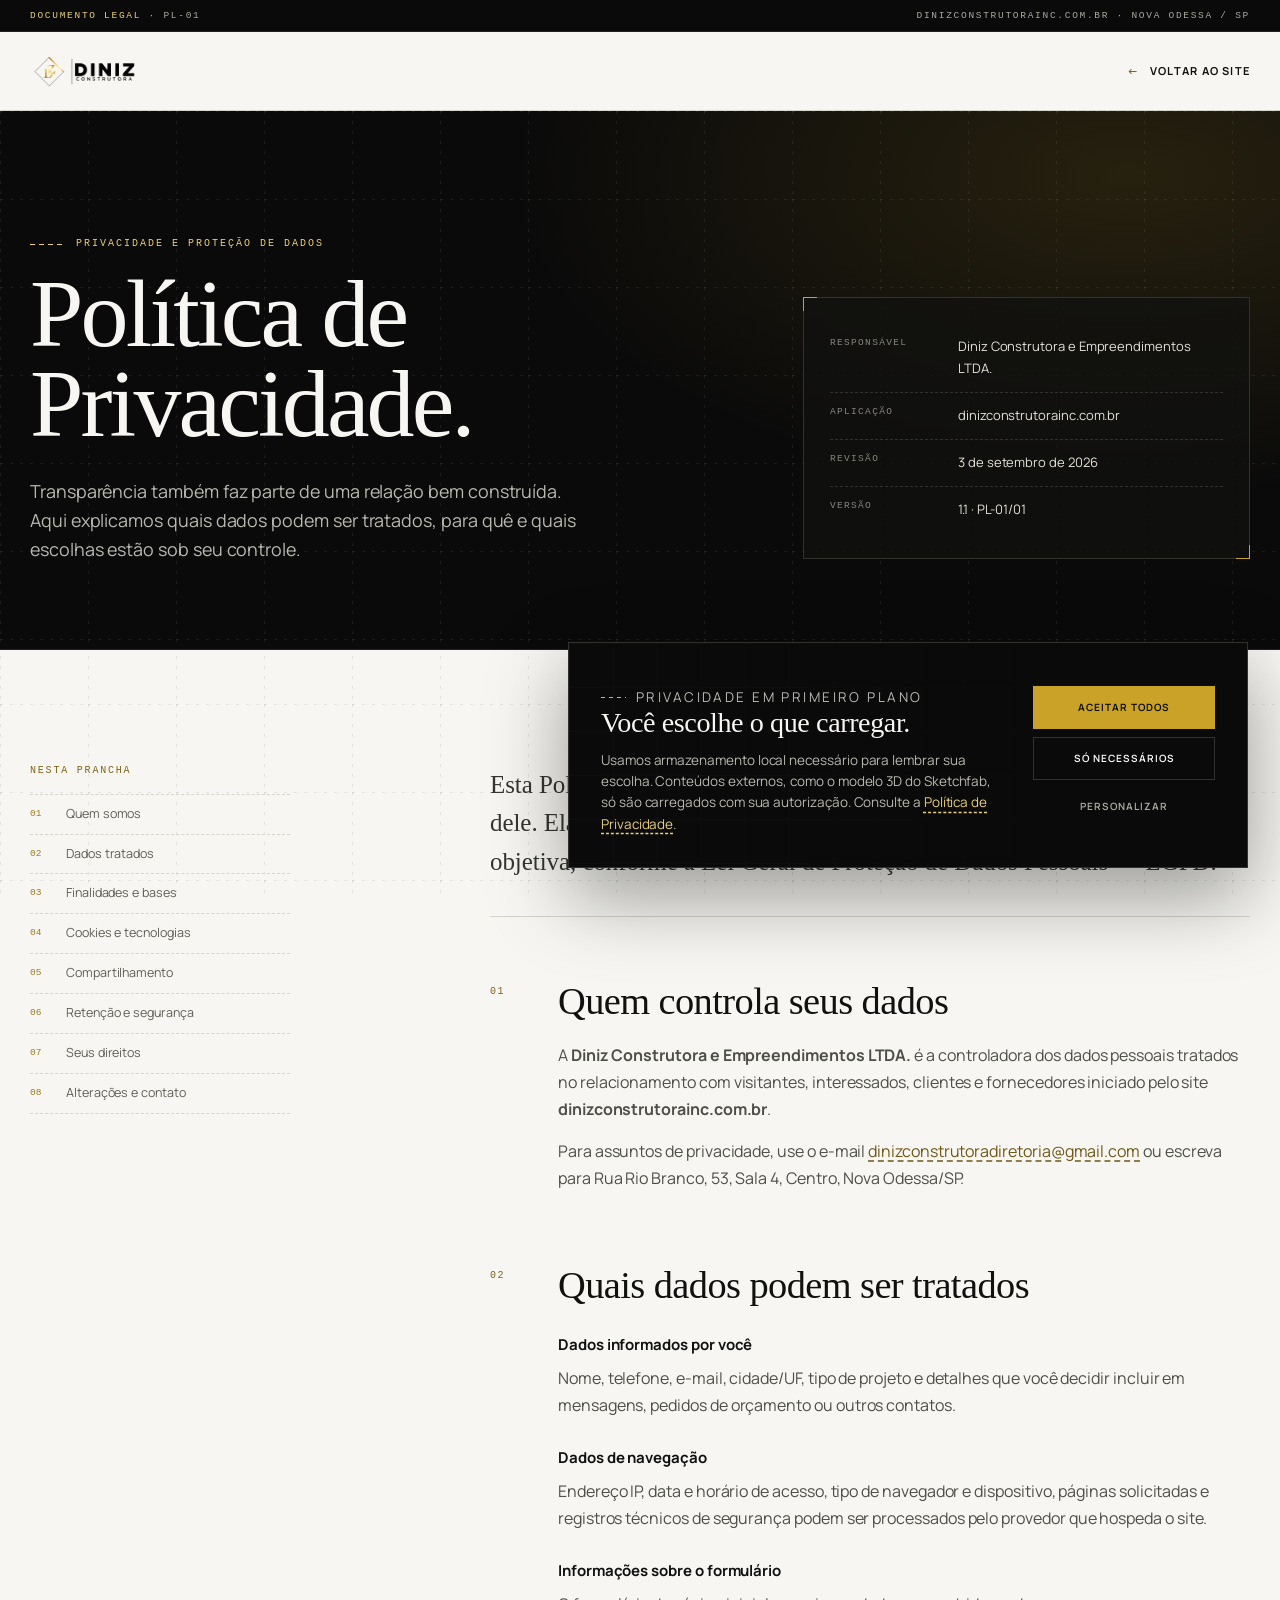
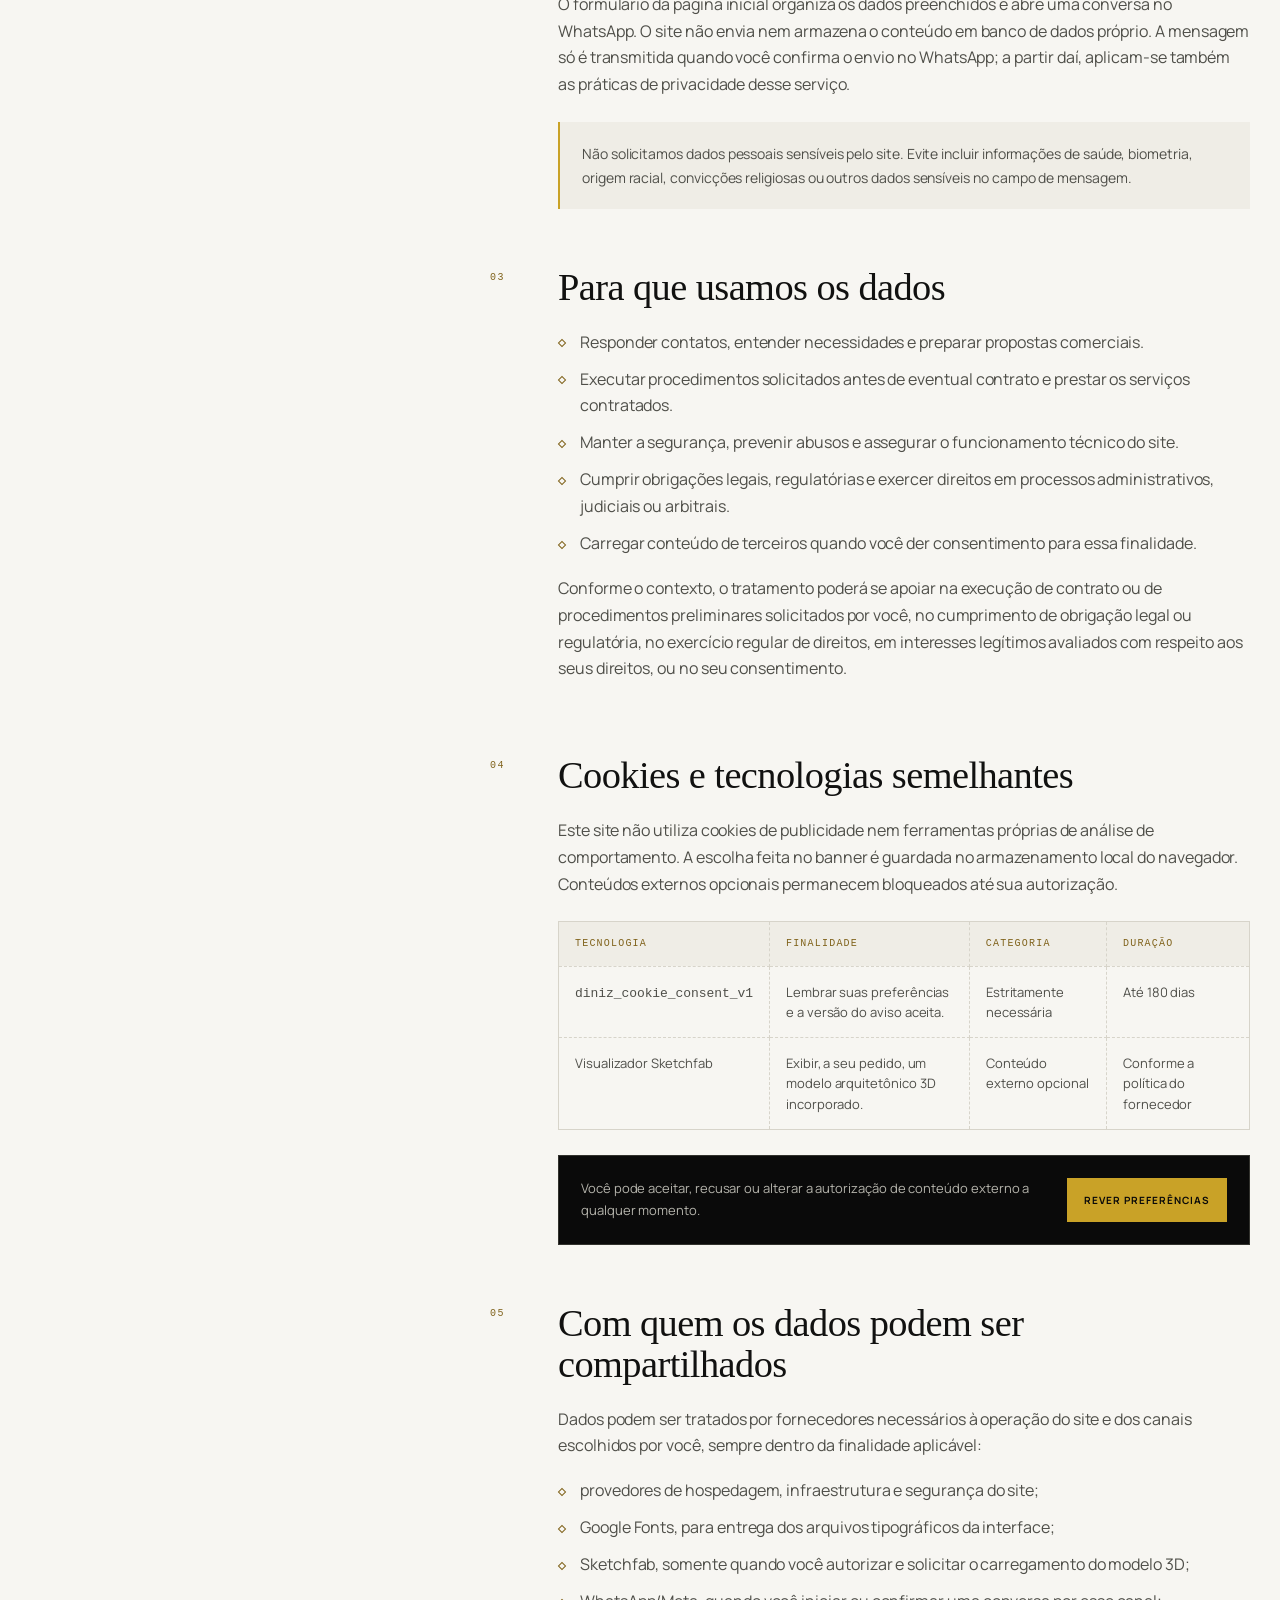
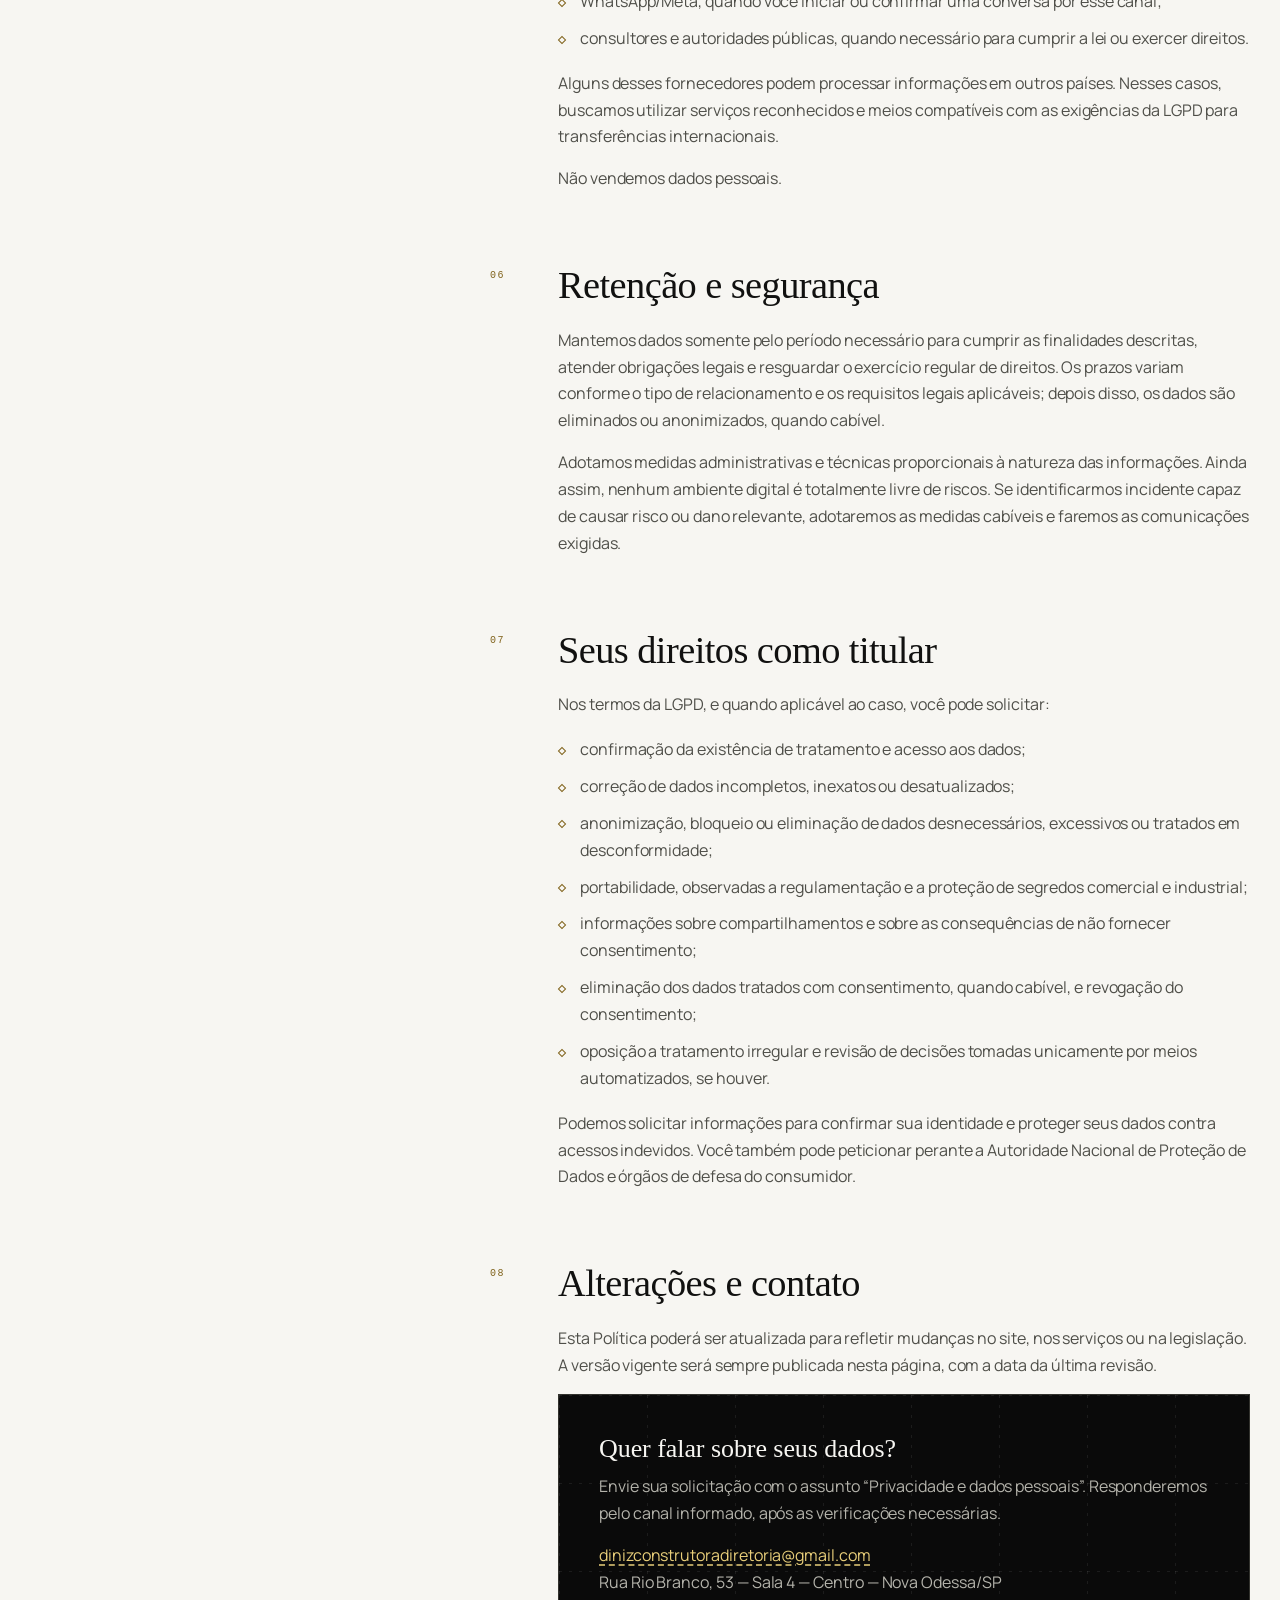
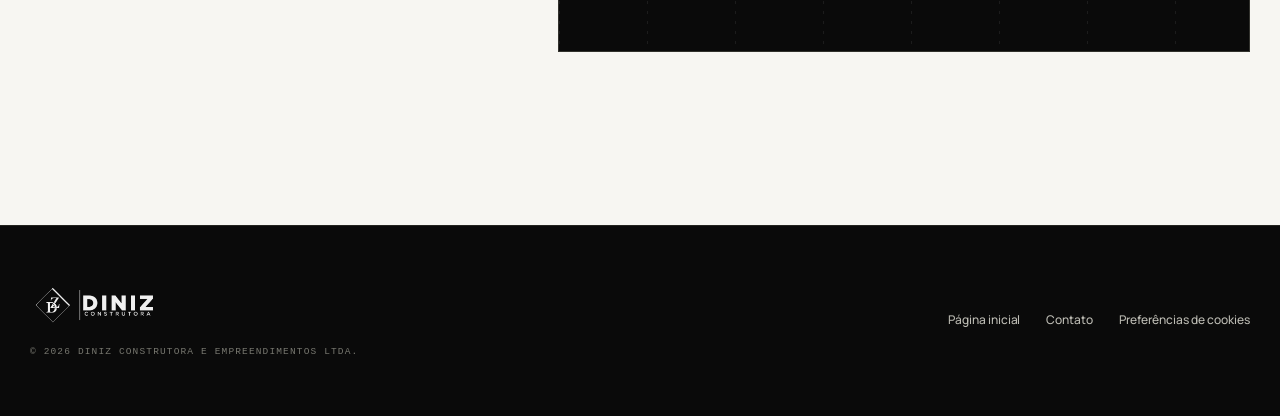
<file: politica-de-privacidade.html>
<!doctype html>
<html lang="pt-BR">
<head>
  <meta charset="utf-8">
  <meta name="viewport" content="width=device-width, initial-scale=1">
  <meta name="description" content="Saiba como a Diniz Construtora trata dados pessoais, cookies e preferências no site, além dos direitos assegurados pela LGPD.">
  <meta name="theme-color" content="#0a0a0a">
  <meta name="robots" content="index,follow,max-image-preview:large,max-snippet:-1,max-video-preview:-1">
  <link rel="canonical" href="https://dinizconstrutorainc.com.br/politica-de-privacidade.html">
  <link rel="alternate" hreflang="pt-BR" href="https://dinizconstrutorainc.com.br/politica-de-privacidade.html">
  <link rel="alternate" hreflang="x-default" href="https://dinizconstrutorainc.com.br/politica-de-privacidade.html">
  <link rel="sitemap" type="application/xml" href="https://dinizconstrutorainc.com.br/sitemap.xml">
  <title>Política de Privacidade | Diniz Construtora</title>

  <meta property="og:locale" content="pt_BR">
  <meta property="og:type" content="website">
  <meta property="og:site_name" content="Diniz Construtora">
  <meta property="og:title" content="Política de Privacidade | Diniz Construtora">
  <meta property="og:description" content="Entenda como tratamos dados pessoais, cookies e preferências no site da Diniz Construtora.">
  <meta property="og:url" content="https://dinizconstrutorainc.com.br/politica-de-privacidade.html">
  <meta property="og:image" content="https://dinizconstrutorainc.com.br/assets/social/og-diniz-construtora.png">
  <meta property="og:image:secure_url" content="https://dinizconstrutorainc.com.br/assets/social/og-diniz-construtora.png">
  <meta property="og:image:type" content="image/png">
  <meta property="og:image:width" content="1733">
  <meta property="og:image:height" content="907">
  <meta property="og:image:alt" content="Profissional da Diniz Construtora diante de uma residência em construção, em composição preta e dourada.">

  <meta name="twitter:card" content="summary_large_image">
  <meta name="twitter:title" content="Política de Privacidade | Diniz Construtora">
  <meta name="twitter:description" content="Entenda como tratamos dados pessoais, cookies e preferências no site da Diniz Construtora.">
  <meta name="twitter:image" content="https://dinizconstrutorainc.com.br/assets/social/og-diniz-construtora.png">
  <meta name="twitter:image:alt" content="Profissional da Diniz Construtora diante de uma residência em construção, em composição preta e dourada.">

  <link rel="icon" type="image/svg+xml" href="assets/favicon.svg">
  <link rel="preconnect" href="https://fonts.googleapis.com">
  <link rel="preconnect" href="https://fonts.gstatic.com" crossorigin>
  <link rel="stylesheet" href="https://fonts.googleapis.com/css2?family=Manrope:wght@200..800&display=swap">
  <link rel="stylesheet" href="assets/cookie-consent.css">

  <script type="application/ld+json">
  {
    "@context": "https://schema.org",
    "@graph": [
      {
        "@type": "GeneralContractor",
        "@id": "https://dinizconstrutorainc.com.br/#empresa",
        "name": "Diniz Construtora e Empreendimentos",
        "legalName": "Diniz Construtora e Empreendimentos LTDA.",
        "url": "https://dinizconstrutorainc.com.br/",
        "logo": "https://dinizconstrutorainc.com.br/assets/logo_diniz_construtora_1.webp",
        "telephone": "+55 19 99631-5037",
        "email": "dinizconstrutoradiretoria@gmail.com",
        "address": {
          "@type": "PostalAddress",
          "streetAddress": "Rua Rio Branco, 53, Sala 4, Centro",
          "addressLocality": "Nova Odessa",
          "addressRegion": "SP",
          "addressCountry": "BR"
        }
      },
      {
        "@type": "WebSite",
        "@id": "https://dinizconstrutorainc.com.br/#website",
        "url": "https://dinizconstrutorainc.com.br/",
        "name": "Diniz Construtora",
        "inLanguage": "pt-BR",
        "publisher": { "@id": "https://dinizconstrutorainc.com.br/#empresa" }
      },
      {
        "@type": "BreadcrumbList",
        "@id": "https://dinizconstrutorainc.com.br/politica-de-privacidade.html#breadcrumb",
        "itemListElement": [
          {
            "@type": "ListItem",
            "position": 1,
            "name": "Início",
            "item": "https://dinizconstrutorainc.com.br/"
          },
          {
            "@type": "ListItem",
            "position": 2,
            "name": "Política de Privacidade",
            "item": "https://dinizconstrutorainc.com.br/politica-de-privacidade.html"
          }
        ]
      },
      {
        "@type": "WebPage",
        "@id": "https://dinizconstrutorainc.com.br/politica-de-privacidade.html#pagina",
        "url": "https://dinizconstrutorainc.com.br/politica-de-privacidade.html",
        "name": "Política de Privacidade | Diniz Construtora",
        "description": "Informações sobre tratamento de dados pessoais, cookies, preferências e direitos dos titulares no site da Diniz Construtora.",
        "dateModified": "2026-09-03",
        "inLanguage": "pt-BR",
        "isPartOf": { "@id": "https://dinizconstrutorainc.com.br/#website" },
        "about": { "@id": "https://dinizconstrutorainc.com.br/#empresa" },
        "breadcrumb": { "@id": "https://dinizconstrutorainc.com.br/politica-de-privacidade.html#breadcrumb" },
        "primaryImageOfPage": {
          "@type": "ImageObject",
          "url": "https://dinizconstrutorainc.com.br/assets/social/og-diniz-construtora.png",
          "width": 1733,
          "height": 907
        }
      }
    ]
  }
  </script>

  <style>
    :root {
      --black: #0a0a0a;
      --ink: #111110;
      --ink-2: #171715;
      --ink-3: #23231f;
      --ink-4: #32322d;
      --bone: #f7f6f2;
      --bone-2: #efede6;
      --bone-3: #e4e1d8;
      --gold: #c9a227;
      --gold-deep: #80631c;
      --gold-lift: #e8ce7a;
      --muted: #66665f;
      --line: #d7d4ca;
      --display: Georgia, "Times New Roman", serif;
      --sans: "Manrope", "Helvetica Neue", Arial, sans-serif;
      --mono: "Courier New", Courier, monospace;
      --page: min(1220px, calc(100vw - 56px));
      --header-h: 78px;
      --ease: cubic-bezier(.22, .61, .36, 1);
      --ease-out: cubic-bezier(.16, 1, .3, 1);
      --grid-dark: url("data:image/svg+xml,%3Csvg xmlns='http://www.w3.org/2000/svg' width='88' height='88'%3E%3Cpath d='M0 .5H88M.5 0V88' stroke='%23ffffff' stroke-opacity='.075' stroke-dasharray='3 7'/%3E%3C/svg%3E");
      --grid-light: url("data:image/svg+xml,%3Csvg xmlns='http://www.w3.org/2000/svg' width='88' height='88'%3E%3Cpath d='M0 .5H88M.5 0V88' stroke='%230a0a0a' stroke-opacity='.085' stroke-dasharray='3 7'/%3E%3C/svg%3E");
    }

    *, *::before, *::after { box-sizing: border-box; }
    html { scroll-behavior: smooth; scroll-padding-top: 102px; -webkit-text-size-adjust: 100%; }
    body {
      margin: 0;
      color: var(--ink);
      background: var(--bone);
      font-family: var(--sans);
      font-size: 16px;
      line-height: 1.68;
      letter-spacing: -.004em;
      -webkit-font-smoothing: antialiased;
    }
    a { color: inherit; text-decoration: none; }
    img { display: block; max-width: 100%; }
    button { font: inherit; }
    ::selection { color: var(--black); background: var(--gold); }
    :focus-visible { outline: 2px solid var(--gold); outline-offset: 3px; }
    .page-shell { width: var(--page); margin-inline: auto; }
    .sr-only {
      position: absolute; width: 1px; height: 1px; padding: 0; margin: -1px;
      overflow: hidden; clip: rect(0 0 0 0); white-space: nowrap; border: 0;
    }
    .skip-link {
      position: fixed; top: 10px; left: 10px; z-index: 999;
      padding: 10px 16px; color: var(--black); background: var(--gold);
      font: 11px/1 var(--mono); letter-spacing: .14em; text-transform: uppercase;
      transform: translateY(-200%); transition: transform 200ms var(--ease);
    }
    .skip-link:focus { transform: none; }

    .topline {
      height: 32px;
      display: flex;
      align-items: center;
      color: #aaa99f;
      background: var(--black);
      border-bottom: 1px solid var(--ink-3);
      font: 9.5px/1 var(--mono);
      letter-spacing: .18em;
      text-transform: uppercase;
    }
    .topline .page-shell { display: flex; justify-content: space-between; gap: 20px; }
    .topline strong { color: var(--gold-lift); font-weight: 400; }

    .header {
      position: sticky;
      top: 0;
      z-index: 120;
      background: rgba(247, 246, 242, .95);
      border-bottom: 1px solid var(--line);
      backdrop-filter: blur(14px);
    }
    .nav-wrap {
      min-height: var(--header-h);
      display: flex;
      align-items: center;
      justify-content: space-between;
      gap: 24px;
    }
    .brand img { width: auto; height: 39px; }
    .back-link {
      display: inline-flex;
      align-items: center;
      gap: 11px;
      padding: 10px 0;
      font-size: 11px;
      font-weight: 700;
      letter-spacing: .11em;
      text-transform: uppercase;
    }
    .back-link i { color: var(--gold-deep); font-style: normal; transition: transform 260ms var(--ease-out); }
    .back-link:hover i { transform: translateX(-4px); }

    .legal-hero {
      position: relative;
      overflow: hidden;
      color: var(--bone);
      background: var(--black);
      background-image: var(--grid-dark);
      border-bottom: 1px solid var(--ink-3);
    }
    .legal-hero::after {
      content: "";
      position: absolute;
      inset: 0;
      pointer-events: none;
      background: radial-gradient(80% 100% at 88% 12%, rgba(201, 162, 39, .15), transparent 60%);
    }
    .legal-hero__grid {
      position: relative;
      z-index: 1;
      min-height: 500px;
      display: grid;
      grid-template-columns: minmax(0, 1.2fr) minmax(300px, .8fr);
      align-items: end;
      gap: clamp(44px, 8vw, 120px);
      padding-block: clamp(76px, 10vw, 136px) clamp(54px, 7vw, 86px);
    }
    .kicker {
      display: flex;
      align-items: center;
      gap: 12px;
      margin: 0 0 20px;
      color: var(--gold-lift);
      font: 10px/1 var(--mono);
      letter-spacing: .2em;
      text-transform: uppercase;
    }
    .kicker::before {
      content: "";
      width: 34px;
      height: 1px;
      background: repeating-linear-gradient(90deg, currentColor 0 5px, transparent 5px 9px);
    }
    .legal-hero h1 {
      max-width: 760px;
      margin: 0;
      font: 400 clamp(48px, 7.5vw, 102px)/.94 var(--display);
      letter-spacing: -.03em;
    }
    .hero-summary {
      max-width: 50ch;
      margin: 28px 0 0;
      color: #b9b8b0;
      font-size: clamp(16px, 1.4vw, 19px);
      line-height: 1.6;
    }
    .doc-stamp {
      position: relative;
      margin-bottom: 4px;
      padding: 26px;
      border: 1px solid var(--ink-4);
      background: rgba(17, 17, 16, .78);
    }
    .doc-stamp::before, .doc-stamp::after {
      content: "";
      position: absolute;
      width: 14px;
      height: 14px;
      border-color: var(--gold);
    }
    .doc-stamp::before { top: -1px; left: -1px; border-top: 1px solid var(--gold); border-left: 1px solid var(--gold); }
    .doc-stamp::after { right: -1px; bottom: -1px; border-right: 1px solid var(--gold); border-bottom: 1px solid var(--gold); }
    .doc-stamp dl { margin: 0; }
    .doc-stamp div {
      display: grid;
      grid-template-columns: 112px 1fr;
      gap: 16px;
      padding: 12px 0;
      border-bottom: 1px dashed var(--ink-4);
    }
    .doc-stamp div:last-child { border-bottom: 0; }
    .doc-stamp dt { color: #86867f; font: 9.5px/1.5 var(--mono); letter-spacing: .14em; text-transform: uppercase; }
    .doc-stamp dd { margin: 0; color: var(--bone-3); font-size: 13px; }

    .legal-main {
      position: relative;
      background-image: var(--grid-light);
      background-attachment: fixed;
    }
    .legal-layout {
      display: grid;
      grid-template-columns: 260px minmax(0, 760px);
      justify-content: space-between;
      gap: clamp(50px, 8vw, 130px);
      padding-block: clamp(70px, 9vw, 130px);
    }
    .toc { position: sticky; top: 112px; align-self: start; }
    .toc p {
      margin: 0 0 18px;
      color: var(--gold-deep);
      font: 10px/1 var(--mono);
      letter-spacing: .18em;
      text-transform: uppercase;
    }
    .toc ol { margin: 0; padding: 0; list-style: none; border-top: 1px dashed var(--line); }
    .toc a {
      display: grid;
      grid-template-columns: 26px 1fr;
      gap: 10px;
      padding: 11px 0;
      border-bottom: 1px dashed var(--line);
      color: #5f5f58;
      font-size: 12.5px;
      line-height: 1.35;
      transition: color 200ms ease, padding-left 240ms var(--ease-out);
    }
    .toc a span { color: #9a7920; font: 9.5px/1.7 var(--mono); }
    .toc a:hover { padding-left: 5px; color: var(--black); }

    .legal-content { min-width: 0; }
    .legal-intro {
      margin: 0 0 64px;
      padding: 0 0 34px;
      border-bottom: 1px solid var(--line);
      font: 400 clamp(19px, 2vw, 25px)/1.55 var(--display);
      color: #353531;
    }
    .legal-section { position: relative; padding: 0 0 58px 68px; }
    .legal-section::before {
      content: attr(data-index);
      position: absolute;
      top: 6px;
      left: 0;
      color: var(--gold-deep);
      font: 10px/1 var(--mono);
      letter-spacing: .14em;
    }
    .legal-section h2 {
      margin: 0 0 20px;
      font: 400 clamp(27px, 3vw, 39px)/1.08 var(--display);
      letter-spacing: -.015em;
    }
    .legal-section h3 {
      margin: 28px 0 10px;
      font-size: 15px;
      line-height: 1.4;
    }
    .legal-section p { margin: 0 0 15px; color: #4f4f49; }
    .legal-section ul { display: grid; gap: 10px; margin: 18px 0 0; padding: 0; list-style: none; }
    .legal-section li { position: relative; padding-left: 22px; color: #4f4f49; }
    .legal-section li::before {
      content: "";
      position: absolute;
      top: .73em;
      left: 1px;
      width: 6px;
      height: 6px;
      border: 1px solid var(--gold-deep);
      transform: rotate(45deg);
    }
    .legal-section a { color: #705717; text-decoration: underline; text-decoration-style: dashed; text-underline-offset: 4px; }
    .legal-note {
      margin-top: 24px;
      padding: 20px 22px;
      border-left: 2px solid var(--gold);
      background: var(--bone-2);
    }
    .legal-note p { margin: 0; font-size: 14px; }

    .data-table-wrap { margin-top: 24px; overflow-x: auto; border: 1px solid var(--line); }
    .data-table { width: 100%; min-width: 650px; border-collapse: collapse; background: rgba(247, 246, 242, .92); }
    .data-table th, .data-table td { padding: 15px 16px; border-right: 1px dashed var(--line); border-bottom: 1px dashed var(--line); text-align: left; vertical-align: top; }
    .data-table th:last-child, .data-table td:last-child { border-right: 0; }
    .data-table tr:last-child td { border-bottom: 0; }
    .data-table th {
      color: var(--gold-deep);
      background: var(--bone-2);
      font: 10px/1.35 var(--mono);
      font-weight: 400;
      letter-spacing: .12em;
      text-transform: uppercase;
    }
    .data-table td { color: #4f4f49; font-size: 13px; line-height: 1.55; }

    .settings-box {
      display: flex;
      align-items: center;
      justify-content: space-between;
      gap: 22px;
      margin-top: 25px;
      padding: 22px;
      color: var(--bone);
      background: var(--black);
      border: 1px solid var(--ink-4);
    }
    .settings-box p { margin: 0; color: #b4b3ab; font-size: 13px; }
    .settings-button {
      flex: none;
      min-height: 44px;
      padding: 12px 16px;
      border: 1px solid var(--gold);
      color: var(--black);
      background: var(--gold);
      font: 700 10px/1 var(--sans);
      letter-spacing: .1em;
      text-transform: uppercase;
      cursor: pointer;
    }

    .contact-panel {
      margin-top: 10px;
      padding: clamp(26px, 4vw, 40px);
      color: var(--bone);
      background: var(--black);
      background-image: var(--grid-dark);
      border: 1px solid var(--ink-4);
    }
    .contact-panel h3 { margin-top: 0; color: var(--bone); font: 400 26px/1.1 var(--display); }
    .contact-panel p { color: #b4b3ab; }
    .contact-panel a { color: var(--gold-lift); }

    .footer {
      position: relative;
      color: var(--bone);
      background: var(--black);
      border-top: 1px solid var(--ink-3);
    }
    .footer-inner {
      min-height: 190px;
      display: grid;
      grid-template-columns: 1fr auto;
      align-items: center;
      gap: 40px;
      padding-block: 46px;
    }
    .footer-logo { width: auto; height: 46px; filter: brightness(0) invert(1); opacity: .94; }
    .footer-copy { margin: 16px 0 0; color: #77776f; font: 9.5px/1.6 var(--mono); letter-spacing: .12em; text-transform: uppercase; }
    .footer-links { display: flex; flex-wrap: wrap; justify-content: flex-end; gap: 12px 26px; }
    .footer-links a, .footer-links button {
      padding: 4px 0;
      border: 0;
      color: #bdbcb4;
      background: transparent;
      font: 500 12px/1.4 var(--sans);
      cursor: pointer;
    }
    .footer-links a:hover, .footer-links button:hover { color: var(--gold-lift); }

    @media (max-width: 900px) {
      :root { --page: min(1220px, calc(100vw - 40px)); }
      .legal-hero__grid { min-height: auto; grid-template-columns: 1fr; align-items: start; }
      .doc-stamp { max-width: 520px; }
      .legal-layout { grid-template-columns: 1fr; gap: 52px; }
      .toc { position: static; }
      .toc ol { display: grid; grid-template-columns: repeat(2, minmax(0, 1fr)); }
      .toc li:nth-child(odd) a { margin-right: 20px; }
    }

    @media (max-width: 620px) {
      :root { --page: min(1220px, calc(100vw - 30px)); --header-h: 68px; }
      .topline span:last-child { display: none; }
      .brand img { height: 33px; }
      .back-link span { display: none; }
      .legal-hero__grid { padding-block: 64px 54px; }
      .doc-stamp { padding: 20px; }
      .doc-stamp div { grid-template-columns: 92px 1fr; gap: 10px; }
      .toc ol { grid-template-columns: 1fr; }
      .toc li:nth-child(odd) a { margin-right: 0; }
      .legal-section { padding: 0 0 50px 40px; }
      .settings-box { align-items: stretch; flex-direction: column; }
      .settings-button { width: 100%; }
      .footer-inner { grid-template-columns: 1fr; }
      .footer-links { justify-content: flex-start; }
    }

    @media (prefers-reduced-motion: reduce) {
      html { scroll-behavior: auto; }
      *, *::before, *::after { transition-duration: .001ms !important; }
    }

    @media print {
      .topline, .header, .toc, .footer, #diniz-cookie-root, .settings-box { display: none !important; }
      .legal-hero { color: #000; background: #fff; }
      .legal-hero__grid { min-height: 0; padding-block: 30px; }
      .hero-summary, .doc-stamp dd { color: #333; }
      .doc-stamp { border-color: #777; }
      .legal-layout { display: block; padding-block: 30px; }
      .legal-section { break-inside: avoid; }
    }
  </style>
  <script defer src="assets/cookie-consent.js"></script>
</head>

<body>
  <a class="skip-link" href="#conteudo">Pular para o conteúdo</a>

  <div class="topline" aria-hidden="true">
    <div class="page-shell">
      <span><strong>Documento legal</strong> · PL-01</span>
      <span>dinizconstrutorainc.com.br · Nova Odessa / SP</span>
    </div>
  </div>

  <header class="header">
    <div class="page-shell nav-wrap">
      <a class="brand" href="index.html" aria-label="Diniz Construtora — página inicial">
        <img src="assets/logo_diniz_construtora_1.webp" width="2000" height="710" alt="Diniz Construtora e Empreendimentos">
      </a>
      <a class="back-link" href="index.html"><i aria-hidden="true">←</i><span>Voltar ao site</span></a>
    </div>
  </header>

  <main id="conteudo">
    <section class="legal-hero" aria-labelledby="page-title">
      <div class="page-shell legal-hero__grid">
        <div>
          <p class="kicker">Privacidade e proteção de dados</p>
          <h1 id="page-title">Política de<br>Privacidade.</h1>
          <p class="hero-summary">Transparência também faz parte de uma relação bem construída. Aqui explicamos quais dados podem ser tratados, para quê e quais escolhas estão sob seu controle.</p>
        </div>

        <aside class="doc-stamp" aria-label="Informações do documento">
          <dl>
            <div><dt>Responsável</dt><dd>Diniz Construtora e Empreendimentos LTDA.</dd></div>
            <div><dt>Aplicação</dt><dd>dinizconstrutorainc.com.br</dd></div>
            <div><dt>Revisão</dt><dd>3 de setembro de 2026</dd></div>
            <div><dt>Versão</dt><dd>1.1 · PL-01/01</dd></div>
          </dl>
        </aside>
      </div>
    </section>

    <div class="legal-main">
      <div class="page-shell legal-layout">
        <nav class="toc" aria-label="Índice da Política de Privacidade">
          <p>Nesta prancha</p>
          <ol>
            <li><a href="#quem-somos"><span>01</span>Quem somos</a></li>
            <li><a href="#dados"><span>02</span>Dados tratados</a></li>
            <li><a href="#finalidades"><span>03</span>Finalidades e bases</a></li>
            <li><a href="#cookies"><span>04</span>Cookies e tecnologias</a></li>
            <li><a href="#compartilhamento"><span>05</span>Compartilhamento</a></li>
            <li><a href="#retencao"><span>06</span>Retenção e segurança</a></li>
            <li><a href="#direitos"><span>07</span>Seus direitos</a></li>
            <li><a href="#alteracoes"><span>08</span>Alterações e contato</a></li>
          </ol>
        </nav>

        <article class="legal-content">
          <p class="legal-intro">Esta Política se aplica à navegação no site e aos contatos iniciados a partir dele. Ela foi escrita para explicar o tratamento de dados pessoais de forma objetiva, conforme a Lei Geral de Proteção de Dados Pessoais — LGPD.</p>

          <section class="legal-section" id="quem-somos" data-index="01" aria-labelledby="quem-somos-title">
            <h2 id="quem-somos-title">Quem controla seus dados</h2>
            <p>A <strong>Diniz Construtora e Empreendimentos LTDA.</strong> é a controladora dos dados pessoais tratados no relacionamento com visitantes, interessados, clientes e fornecedores iniciado pelo site <strong>dinizconstrutorainc.com.br</strong>.</p>
            <p>Para assuntos de privacidade, use o e-mail <a href="mailto:dinizconstrutoradiretoria@gmail.com">dinizconstrutoradiretoria@gmail.com</a> ou escreva para Rua Rio Branco, 53, Sala 4, Centro, Nova Odessa/SP.</p>
          </section>

          <section class="legal-section" id="dados" data-index="02" aria-labelledby="dados-title">
            <h2 id="dados-title">Quais dados podem ser tratados</h2>

            <h3>Dados informados por você</h3>
            <p>Nome, telefone, e-mail, cidade/UF, tipo de projeto e detalhes que você decidir incluir em mensagens, pedidos de orçamento ou outros contatos.</p>

            <h3>Dados de navegação</h3>
            <p>Endereço IP, data e horário de acesso, tipo de navegador e dispositivo, páginas solicitadas e registros técnicos de segurança podem ser processados pelo provedor que hospeda o site.</p>

            <h3>Informações sobre o formulário</h3>
            <p>O formulário da página inicial organiza os dados preenchidos e abre uma conversa no WhatsApp. O site não envia nem armazena o conteúdo em banco de dados próprio. A mensagem só é transmitida quando você confirma o envio no WhatsApp; a partir daí, aplicam-se também as práticas de privacidade desse serviço.</p>

            <div class="legal-note">
              <p>Não solicitamos dados pessoais sensíveis pelo site. Evite incluir informações de saúde, biometria, origem racial, convicções religiosas ou outros dados sensíveis no campo de mensagem.</p>
            </div>
          </section>

          <section class="legal-section" id="finalidades" data-index="03" aria-labelledby="finalidades-title">
            <h2 id="finalidades-title">Para que usamos os dados</h2>
            <ul>
              <li>Responder contatos, entender necessidades e preparar propostas comerciais.</li>
              <li>Executar procedimentos solicitados antes de eventual contrato e prestar os serviços contratados.</li>
              <li>Manter a segurança, prevenir abusos e assegurar o funcionamento técnico do site.</li>
              <li>Cumprir obrigações legais, regulatórias e exercer direitos em processos administrativos, judiciais ou arbitrais.</li>
              <li>Carregar conteúdo de terceiros quando você der consentimento para essa finalidade.</li>
            </ul>
            <p style="margin-top:18px">Conforme o contexto, o tratamento poderá se apoiar na execução de contrato ou de procedimentos preliminares solicitados por você, no cumprimento de obrigação legal ou regulatória, no exercício regular de direitos, em interesses legítimos avaliados com respeito aos seus direitos, ou no seu consentimento.</p>
          </section>

          <section class="legal-section" id="cookies" data-index="04" aria-labelledby="cookies-title">
            <h2 id="cookies-title">Cookies e tecnologias semelhantes</h2>
            <p>Este site não utiliza cookies de publicidade nem ferramentas próprias de análise de comportamento. A escolha feita no banner é guardada no armazenamento local do navegador. Conteúdos externos opcionais permanecem bloqueados até sua autorização.</p>

            <div class="data-table-wrap" role="region" aria-label="Tabela de tecnologias utilizadas" tabindex="0">
              <table class="data-table">
                <thead>
                  <tr><th>Tecnologia</th><th>Finalidade</th><th>Categoria</th><th>Duração</th></tr>
                </thead>
                <tbody>
                  <tr>
                    <td><code>diniz_cookie_consent_v1</code></td>
                    <td>Lembrar suas preferências e a versão do aviso aceita.</td>
                    <td>Estritamente necessária</td>
                    <td>Até 180 dias</td>
                  </tr>
                  <tr>
                    <td>Visualizador Sketchfab</td>
                    <td>Exibir, a seu pedido, um modelo arquitetônico 3D incorporado.</td>
                    <td>Conteúdo externo opcional</td>
                    <td>Conforme a política do fornecedor</td>
                  </tr>
                </tbody>
              </table>
            </div>

            <div class="settings-box">
              <p>Você pode aceitar, recusar ou alterar a autorização de conteúdo externo a qualquer momento.</p>
              <button class="settings-button" type="button" data-cookie-settings>Rever preferências</button>
            </div>
          </section>

          <section class="legal-section" id="compartilhamento" data-index="05" aria-labelledby="compartilhamento-title">
            <h2 id="compartilhamento-title">Com quem os dados podem ser compartilhados</h2>
            <p>Dados podem ser tratados por fornecedores necessários à operação do site e dos canais escolhidos por você, sempre dentro da finalidade aplicável:</p>
            <ul>
              <li>provedores de hospedagem, infraestrutura e segurança do site;</li>
              <li>Google Fonts, para entrega dos arquivos tipográficos da interface;</li>
              <li>Sketchfab, somente quando você autorizar e solicitar o carregamento do modelo 3D;</li>
              <li>WhatsApp/Meta, quando você iniciar ou confirmar uma conversa por esse canal;</li>
              <li>consultores e autoridades públicas, quando necessário para cumprir a lei ou exercer direitos.</li>
            </ul>
            <p style="margin-top:18px">Alguns desses fornecedores podem processar informações em outros países. Nesses casos, buscamos utilizar serviços reconhecidos e meios compatíveis com as exigências da LGPD para transferências internacionais.</p>
            <p>Não vendemos dados pessoais.</p>
          </section>

          <section class="legal-section" id="retencao" data-index="06" aria-labelledby="retencao-title">
            <h2 id="retencao-title">Retenção e segurança</h2>
            <p>Mantemos dados somente pelo período necessário para cumprir as finalidades descritas, atender obrigações legais e resguardar o exercício regular de direitos. Os prazos variam conforme o tipo de relacionamento e os requisitos legais aplicáveis; depois disso, os dados são eliminados ou anonimizados, quando cabível.</p>
            <p>Adotamos medidas administrativas e técnicas proporcionais à natureza das informações. Ainda assim, nenhum ambiente digital é totalmente livre de riscos. Se identificarmos incidente capaz de causar risco ou dano relevante, adotaremos as medidas cabíveis e faremos as comunicações exigidas.</p>
          </section>

          <section class="legal-section" id="direitos" data-index="07" aria-labelledby="direitos-title">
            <h2 id="direitos-title">Seus direitos como titular</h2>
            <p>Nos termos da LGPD, e quando aplicável ao caso, você pode solicitar:</p>
            <ul>
              <li>confirmação da existência de tratamento e acesso aos dados;</li>
              <li>correção de dados incompletos, inexatos ou desatualizados;</li>
              <li>anonimização, bloqueio ou eliminação de dados desnecessários, excessivos ou tratados em desconformidade;</li>
              <li>portabilidade, observadas a regulamentação e a proteção de segredos comercial e industrial;</li>
              <li>informações sobre compartilhamentos e sobre as consequências de não fornecer consentimento;</li>
              <li>eliminação dos dados tratados com consentimento, quando cabível, e revogação do consentimento;</li>
              <li>oposição a tratamento irregular e revisão de decisões tomadas unicamente por meios automatizados, se houver.</li>
            </ul>
            <p style="margin-top:18px">Podemos solicitar informações para confirmar sua identidade e proteger seus dados contra acessos indevidos. Você também pode peticionar perante a Autoridade Nacional de Proteção de Dados e órgãos de defesa do consumidor.</p>
          </section>

          <section class="legal-section" id="alteracoes" data-index="08" aria-labelledby="alteracoes-title">
            <h2 id="alteracoes-title">Alterações e contato</h2>
            <p>Esta Política poderá ser atualizada para refletir mudanças no site, nos serviços ou na legislação. A versão vigente será sempre publicada nesta página, com a data da última revisão.</p>

            <div class="contact-panel">
              <h3>Quer falar sobre seus dados?</h3>
              <p>Envie sua solicitação com o assunto “Privacidade e dados pessoais”. Responderemos pelo canal informado, após as verificações necessárias.</p>
              <p><a href="mailto:dinizconstrutoradiretoria@gmail.com?subject=Privacidade%20e%20dados%20pessoais">dinizconstrutoradiretoria@gmail.com</a><br>Rua Rio Branco, 53 — Sala 4 — Centro — Nova Odessa/SP</p>
            </div>
          </section>
        </article>
      </div>
    </div>
  </main>

  <footer class="footer">
    <div class="page-shell footer-inner">
      <div>
        <img class="footer-logo" src="assets/logo_diniz_construtora_1.webp" width="2000" height="710" alt="Diniz Construtora e Empreendimentos" loading="lazy">
        <p class="footer-copy">© 2026 Diniz Construtora e Empreendimentos LTDA.</p>
      </div>
      <nav class="footer-links" aria-label="Links do rodapé">
        <a href="index.html">Página inicial</a>
        <a href="index.html#contato">Contato</a>
        <button type="button" data-cookie-settings>Preferências de cookies</button>
      </nav>
    </div>
  </footer>
</body>
</html>
</file>
<file: assets/cookie-consent.css>
/* Consentimento de cookies — compartilha a identidade visual da Diniz. */
#diniz-cookie-root {
  --cookie-black: var(--black, #0a0a0a);
  --cookie-ink: var(--ink, #111110);
  --cookie-bone: var(--bone, #f7f6f2);
  --cookie-bone-2: var(--bone-2, #efede6);
  --cookie-gold: var(--gold, #c9a227);
  --cookie-gold-lift: var(--gold-lift, #e8ce7a);
  --cookie-line: var(--line, #d7d4ca);
  --cookie-line-dark: var(--ink-4, #32322d);
  --cookie-sans: var(--sans, "Manrope", "Helvetica Neue", Arial, sans-serif);
  --cookie-mono: var(--mono, "Courier New", Courier, monospace);
  --cookie-display: var(--display, Georgia, "Times New Roman", serif);
  --cookie-ease: var(--ease-out, cubic-bezier(.16, 1, .3, 1));
}

.cookie-banner {
  position: fixed;
  z-index: 500;
  right: clamp(14px, 2.5vw, 36px);
  bottom: clamp(14px, 2.5vw, 36px);
  width: min(680px, calc(100vw - 28px));
  color: var(--cookie-bone);
  background: var(--cookie-black);
  border: 1px solid var(--cookie-line-dark);
  box-shadow: 0 28px 80px rgba(0, 0, 0, .38);
  transform: translateY(calc(100% + 48px));
  opacity: 0;
  visibility: hidden;
  transition: transform 520ms var(--cookie-ease), opacity 300ms ease, visibility 0s linear 520ms;
}

.cookie-banner::before {
  content: "";
  position: absolute;
  inset: 0;
  pointer-events: none;
  opacity: .5;
  background-image:
    linear-gradient(rgba(255,255,255,.045) 1px, transparent 1px),
    linear-gradient(90deg, rgba(255,255,255,.045) 1px, transparent 1px);
  background-size: 44px 44px;
  mask-image: linear-gradient(90deg, #000, transparent 85%);
}

.cookie-banner.is-visible {
  transform: none;
  opacity: 1;
  visibility: visible;
  transition-delay: 0s;
}

.cookie-banner__inner {
  position: relative;
  display: grid;
  grid-template-columns: minmax(0, 1fr) auto;
  gap: 24px;
  padding: clamp(22px, 3vw, 32px);
}

.cookie-banner__eyebrow,
.cookie-dialog__eyebrow {
  display: flex;
  align-items: center;
  gap: 10px;
  margin: 0 0 10px;
  color: var(--cookie-gold-lift);
  font: 10px/1 var(--cookie-mono);
  letter-spacing: .18em;
  text-transform: uppercase;
}

.cookie-banner__eyebrow::before,
.cookie-dialog__eyebrow::before {
  content: "";
  width: 25px;
  height: 1px;
  background: repeating-linear-gradient(90deg, currentColor 0 4px, transparent 4px 8px);
}

.cookie-banner h2,
.cookie-dialog h2 {
  margin: 0;
  font: 400 clamp(23px, 2.2vw, 31px)/1.05 var(--cookie-display);
  letter-spacing: -.015em;
}

.cookie-banner p {
  max-width: 52ch;
  margin: 12px 0 0;
  color: #b8b7af;
  font: 400 13.5px/1.58 var(--cookie-sans);
}

.cookie-banner a,
.cookie-dialog a {
  color: var(--cookie-gold-lift);
  text-decoration: underline;
  text-decoration-style: dashed;
  text-underline-offset: 4px;
}

.cookie-banner__actions {
  display: grid;
  align-content: center;
  gap: 8px;
  width: 182px;
}

.cookie-button {
  min-height: 43px;
  padding: 12px 14px;
  border: 1px solid var(--cookie-line-dark);
  color: var(--cookie-bone);
  background: transparent;
  font: 650 10px/1.2 var(--cookie-sans);
  letter-spacing: .1em;
  text-align: center;
  text-transform: uppercase;
  cursor: pointer;
  transition: color 220ms ease, background 220ms ease, border-color 220ms ease;
}

.cookie-button:hover,
.cookie-button:focus-visible {
  border-color: var(--cookie-gold);
  color: var(--cookie-gold-lift);
}

.cookie-button--primary {
  border-color: var(--cookie-gold);
  color: var(--cookie-black);
  background: var(--cookie-gold);
}

.cookie-button--primary:hover,
.cookie-button--primary:focus-visible {
  color: var(--cookie-black);
  background: var(--cookie-gold-lift);
}

.cookie-button--quiet {
  min-height: 36px;
  padding-block: 8px;
  border-color: transparent;
  color: #aaa99f;
}

.cookie-settings-shortcut {
  position: fixed;
  z-index: 210;
  left: 18px;
  bottom: 18px;
  display: none;
  align-items: center;
  gap: 9px;
  min-height: 38px;
  padding: 9px 12px;
  border: 1px solid var(--cookie-line-dark);
  color: var(--cookie-bone);
  background: rgba(10, 10, 10, .94);
  box-shadow: 0 12px 30px rgba(0, 0, 0, .2);
  font: 600 10px/1 var(--cookie-sans);
  letter-spacing: .1em;
  text-transform: uppercase;
  cursor: pointer;
}

.cookie-settings-shortcut::before {
  content: "";
  width: 7px;
  height: 7px;
  border: 1px solid var(--cookie-gold);
  transform: rotate(45deg);
}

#diniz-cookie-root.has-choice .cookie-settings-shortcut { display: inline-flex; }
body.cookie-banner-open .cookie-settings-shortcut { display: none; }

.cookie-dialog {
  width: min(620px, calc(100vw - 28px));
  max-width: none;
  max-height: min(760px, calc(100dvh - 28px));
  margin: auto;
  padding: 0;
  overflow: auto;
  border: 1px solid var(--cookie-line-dark);
  color: var(--cookie-ink);
  background: var(--cookie-bone);
  box-shadow: 0 32px 90px rgba(0, 0, 0, .48);
}

.cookie-dialog::backdrop {
  background: rgba(5, 5, 5, .76);
  backdrop-filter: blur(5px);
}

.cookie-dialog__head {
  display: flex;
  align-items: flex-start;
  justify-content: space-between;
  gap: 22px;
  padding: clamp(22px, 4vw, 34px);
  border-bottom: 1px dashed var(--cookie-line);
}

.cookie-dialog__eyebrow { color: #765c19; }

.cookie-dialog__close {
  flex: none;
  width: 38px;
  height: 38px;
  display: grid;
  place-items: center;
  border: 1px solid var(--cookie-line);
  background: transparent;
  font-size: 20px;
  line-height: 1;
  cursor: pointer;
}

.cookie-dialog__intro {
  margin: 0;
  padding: 22px clamp(22px, 4vw, 34px);
  color: #5e5e57;
  font: 400 14px/1.62 var(--cookie-sans);
}

.cookie-category {
  display: grid;
  grid-template-columns: minmax(0, 1fr) auto;
  gap: 22px;
  margin: 0 clamp(22px, 4vw, 34px);
  padding: 20px 0;
  border-top: 1px dashed var(--cookie-line);
}

.cookie-category h3 {
  margin: 0;
  font: 600 14px/1.35 var(--cookie-sans);
}

.cookie-category p {
  margin: 7px 0 0;
  color: #66665f;
  font: 400 13px/1.55 var(--cookie-sans);
}

.cookie-category__status {
  align-self: start;
  padding-top: 2px;
  color: #765c19;
  font: 10px/1 var(--cookie-mono);
  letter-spacing: .12em;
  text-transform: uppercase;
}

.cookie-switch {
  position: relative;
  align-self: start;
  width: 46px;
  height: 25px;
  margin-top: 1px;
}

.cookie-switch input {
  position: absolute;
  width: 1px;
  height: 1px;
  opacity: 0;
}

.cookie-switch span {
  position: absolute;
  inset: 0;
  border: 1px solid #8b8b83;
  background: #dedbd2;
  cursor: pointer;
  transition: background 220ms ease, border-color 220ms ease;
}

.cookie-switch span::after {
  content: "";
  position: absolute;
  top: 4px;
  left: 4px;
  width: 15px;
  height: 15px;
  background: #77776f;
  transition: transform 260ms var(--cookie-ease), background 220ms ease;
}

.cookie-switch input:checked + span {
  border-color: #9b7a20;
  background: #eadb9f;
}

.cookie-switch input:checked + span::after {
  transform: translateX(21px);
  background: #765c19;
}

.cookie-switch input:focus-visible + span {
  outline: 2px solid var(--cookie-gold);
  outline-offset: 3px;
}

.cookie-dialog__actions {
  display: flex;
  justify-content: flex-end;
  flex-wrap: wrap;
  gap: 9px;
  padding: 22px clamp(22px, 4vw, 34px) clamp(24px, 4vw, 34px);
  border-top: 1px dashed var(--cookie-line);
}

.cookie-dialog .cookie-button { color: var(--cookie-ink); border-color: #aaa79d; }
.cookie-dialog .cookie-button--primary { color: var(--cookie-black); border-color: var(--cookie-gold); }

@media (max-width: 680px) {
  .cookie-banner {
    right: 10px;
    bottom: 10px;
    width: calc(100vw - 20px);
  }

  .cookie-banner__inner { grid-template-columns: 1fr; gap: 20px; padding: 22px; }
  .cookie-banner__actions { width: 100%; grid-template-columns: 1fr 1fr; }
  .cookie-banner__actions .cookie-button--quiet { grid-column: 1 / -1; }
  .cookie-settings-shortcut { bottom: 72px; left: 12px; }
  .cookie-dialog__actions { display: grid; }
  .cookie-dialog__actions .cookie-button { width: 100%; }
  body.cookie-banner-open .mobile-cta { transform: translateY(110%) !important; }
}

@media (max-width: 390px) {
  .cookie-banner__actions { grid-template-columns: 1fr; }
  .cookie-banner__actions .cookie-button--quiet { grid-column: auto; }
}

@media (prefers-reduced-motion: reduce) {
  .cookie-banner { transition-duration: .001ms; }
}

@media print {
  #diniz-cookie-root { display: none !important; }
}
</file>
